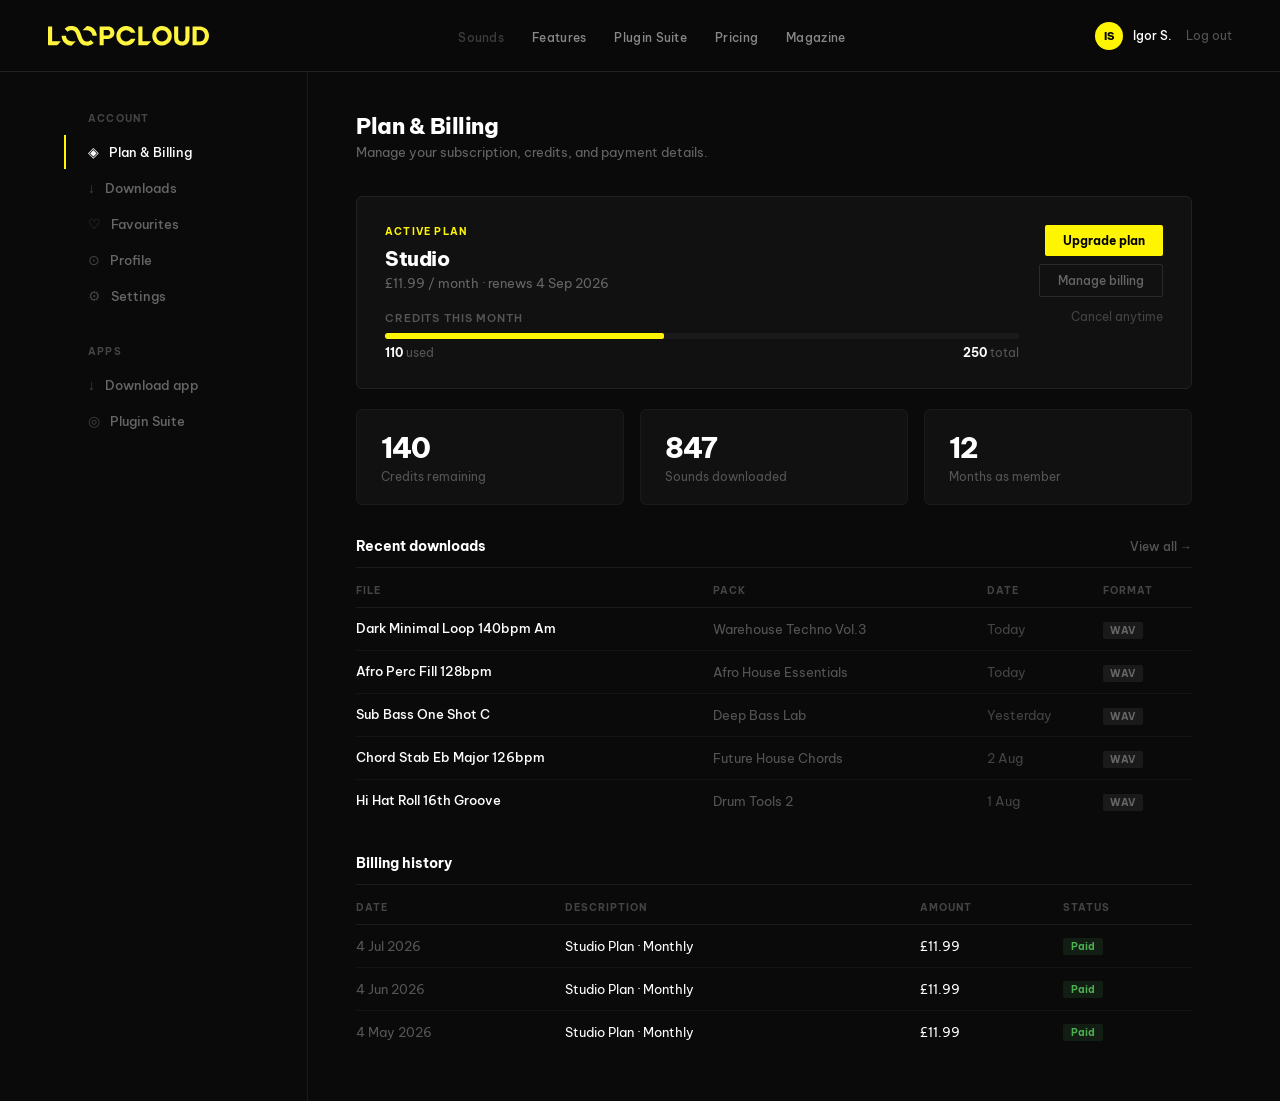
<file: lc8-account-wireframe.html>
<!DOCTYPE html><html lang="en"><head>
<meta charset="UTF-8"><meta name="viewport" content="width=device-width,initial-scale=1">
<title>My Account — Loopcloud</title>
<link rel="preconnect" href="https://fonts.googleapis.com">
<link href="https://fonts.googleapis.com/css2?family=Be+Vietnam+Pro:wght@300;400;500;700;800&display=swap" rel="stylesheet">
<link rel="stylesheet" href="styles.css">
<style>
*{box-sizing:border-box;margin:0;padding:0}
body{background:#0a0a0a;color:#fff;font-family:'Be Vietnam Pro',sans-serif;min-height:100vh}

/* Nav — logged-in state */
nav{position:sticky;top:0;z-index:100;background:rgba(10,10,10,.96);backdrop-filter:blur(12px);border-bottom:1px solid #222;padding:0 48px;height:72px;display:flex;align-items:center;justify-content:space-between}
.nav-logo{text-decoration:none;display:flex;align-items:center}
.nav-logo img{height:20px;width:auto;display:block}
.nav-links{display:flex;gap:28px;list-style:none}
.nav-links a{font-size:12px;font-weight:500;color:#888;text-decoration:none;letter-spacing:.3px;transition:color .15s}
.nav-links a:hover{color:#fff}
.nav-user{display:flex;align-items:center;gap:10px}
.nav-avatar{width:28px;height:28px;border-radius:50%;background:#fff500;display:flex;align-items:center;justify-content:center;font-size:11px;font-weight:800;color:#000;flex-shrink:0}
.nav-user-name{font-size:12px;font-weight:500;color:#fff}
.nav-logout{font-size:12px;color:#555;text-decoration:none;margin-left:4px}
.nav-logout:hover{color:#888}

/* Layout */
.page-wrap{display:grid;grid-template-columns:220px 1fr;min-height:calc(100vh - 72px);width:100%;max-width:1200px;margin:0 auto;padding:0 48px}

/* Sidebar */
.sidebar{border-right:1px solid #1a1a1a;padding:40px 0 40px}
.sidebar-section{margin-bottom:32px}
.sidebar-label{font-size:10px;font-weight:700;letter-spacing:.12em;text-transform:uppercase;color:#444;padding:0 24px 10px 0;display:block}
.sidebar-nav{list-style:none;display:flex;flex-direction:column;gap:2px}
.sidebar-nav a{font-size:13px;font-weight:500;color:#666;text-decoration:none;padding:8px 24px 8px 0;display:flex;align-items:center;gap:10px;border-radius:2px;transition:color .15s}
.sidebar-nav a:hover{color:#fff}
.sidebar-nav a.active{color:#fff}
.sidebar-nav a.active::before{content:'';width:2px;height:100%;background:#fff500;position:absolute;left:-24px}
.sidebar-nav a{position:relative}
.s-icon{font-size:14px;opacity:.6}
.sidebar-nav a.active .s-icon{opacity:1}

/* Main */
.main{padding:40px 0 40px 48px}
.page-title{font-size:22px;font-weight:800;letter-spacing:-.5px;margin-bottom:4px}
.page-sub{font-size:13px;color:#666;margin-bottom:36px}

/* Plan card */
.plan-card{background:#111;border:1px solid #222;border-radius:6px;padding:28px;margin-bottom:20px;display:grid;grid-template-columns:1fr auto;gap:20px;align-items:start}
.plan-badge{font-size:10px;font-weight:700;letter-spacing:.12em;text-transform:uppercase;color:#fff500;margin-bottom:8px}
.plan-name{font-size:20px;font-weight:800;letter-spacing:-.5px;margin-bottom:4px}
.plan-price{font-size:13px;color:#666;margin-bottom:20px}
.credits-label{font-size:11px;font-weight:600;color:#555;text-transform:uppercase;letter-spacing:.08em;margin-bottom:8px}
.credits-bar-wrap{background:#1a1a1a;border-radius:2px;height:6px;margin-bottom:6px;overflow:hidden}
.credits-bar{height:100%;background:#fff500;border-radius:2px;width:44%}
.credits-meta{display:flex;justify-content:space-between;font-size:12px;color:#555}
.credits-meta strong{color:#fff}
.plan-actions{display:flex;flex-direction:column;gap:8px;align-items:flex-end}
.btn-upgrade{background:#fff500;color:#000;font-family:'Be Vietnam Pro',sans-serif;font-size:12px;font-weight:700;padding:8px 18px;border:none;border-radius:2px;cursor:pointer;white-space:nowrap;text-decoration:none;display:inline-block}
.btn-manage{background:transparent;color:#666;font-family:'Be Vietnam Pro',sans-serif;font-size:12px;font-weight:500;padding:8px 18px;border:1px solid #2a2a2a;border-radius:2px;cursor:pointer;white-space:nowrap}
.btn-manage:hover{color:#fff;border-color:#444}

.renew-note{font-size:12px;color:#444;text-align:right;margin-top:4px}

/* Stats row */
.stats-row{display:grid;grid-template-columns:repeat(3,1fr);gap:16px;margin-bottom:32px}
.stat-card{background:#111;border:1px solid #1a1a1a;border-radius:6px;padding:20px 24px}
.stat-value{font-size:28px;font-weight:800;letter-spacing:-1px;margin-bottom:4px}
.stat-label{font-size:12px;color:#555;font-weight:400}

/* Section heading */
.section-heading{font-size:14px;font-weight:700;margin-bottom:16px;padding-bottom:12px;border-bottom:1px solid #1a1a1a;display:flex;justify-content:space-between;align-items:center}
.section-heading a{font-size:12px;font-weight:500;color:#555;text-decoration:none}
.section-heading a:hover{color:#fff500}

/* Downloads table */
.dl-table{width:100%;border-collapse:collapse;margin-bottom:32px}
.dl-table th{font-size:10px;font-weight:700;letter-spacing:.1em;text-transform:uppercase;color:#444;text-align:left;padding:0 0 10px;border-bottom:1px solid #1a1a1a}
.dl-table td{padding:12px 0;border-bottom:1px solid #141414;font-size:13px;vertical-align:middle}
.dl-table tr:last-child td{border-bottom:none}
.dl-filename{font-weight:500;color:#fff;margin-bottom:2px}
.dl-meta-row{font-size:11px;color:#444}
.dl-pack{color:#555;font-size:12px}
.dl-date{color:#444;font-size:12px;white-space:nowrap}
.dl-format{font-size:10px;font-weight:700;letter-spacing:.08em;background:#1a1a1a;color:#666;padding:2px 7px;border-radius:2px}

/* Billing table */
.bill-table{width:100%;border-collapse:collapse;margin-bottom:8px}
.bill-table th{font-size:10px;font-weight:700;letter-spacing:.1em;text-transform:uppercase;color:#444;text-align:left;padding:0 0 10px;border-bottom:1px solid #1a1a1a}
.bill-table td{padding:12px 0;border-bottom:1px solid #141414;font-size:13px}
.bill-table tr:last-child td{border-bottom:none}
.bill-status{display:inline-block;font-size:10px;font-weight:700;padding:2px 8px;border-radius:2px}
.bill-paid{background:rgba(76,175,80,.12);color:#4caf50}
</style>
</head><body>

<nav>
  <a href="lc8-landing-wireframe.html" class="nav-logo"><img src="lc8-logo.svg" alt="Loopcloud" style="height:20px;width:auto;display:block"></a>
  <ul class="nav-links">
    <li><a href="#" style="pointer-events:none;opacity:.4;cursor:default">Sounds</a></li>
    <li><a href="lc8-features-wireframe.html">Features</a></li>
    <li><a href="lc8-plugin-suite-wireframe.html">Plugin Suite</a></li>
    <li><a href="lc8-subscription-wireframe.html">Pricing</a></li>
    <li><a href="lc8-magazine-wireframe.html">Magazine</a></li>
  </ul>
  <div class="nav-user">
    <div class="nav-avatar">IS</div>
    <span class="nav-user-name">Igor S.</span>
    <a href="lc8-login-wireframe.html" class="nav-logout">Log out</a>
  </div>
</nav>

<div class="page-wrap">

  <!-- Sidebar -->
  <aside class="sidebar">
    <div class="sidebar-section">
      <span class="sidebar-label">Account</span>
      <ul class="sidebar-nav">
        <li><a href="#" class="active"><span class="s-icon">◈</span> Plan &amp; Billing</a></li>
        <li><a href="#"><span class="s-icon">↓</span> Downloads</a></li>
        <li><a href="#"><span class="s-icon">♡</span> Favourites</a></li>
        <li><a href="#"><span class="s-icon">⊙</span> Profile</a></li>
        <li><a href="#"><span class="s-icon">⚙</span> Settings</a></li>
      </ul>
    </div>
    <div class="sidebar-section">
      <span class="sidebar-label">Apps</span>
      <ul class="sidebar-nav">
        <li><a href="lc8-download-wireframe.html"><span class="s-icon">↓</span> Download app</a></li>
        <li><a href="lc8-plugin-suite-wireframe.html"><span class="s-icon">◎</span> Plugin Suite</a></li>
      </ul>
    </div>
  </aside>

  <!-- Main content -->
  <main class="main">
    <h1 class="page-title">Plan &amp; Billing</h1>
    <p class="page-sub">Manage your subscription, credits, and payment details.</p>

    <!-- Plan card -->
    <div class="plan-card">
      <div>
        <p class="plan-badge">Active plan</p>
        <p class="plan-name">Studio</p>
        <p class="plan-price">£11.99 / month · renews 4 Sep 2026</p>
        <p class="credits-label">Credits this month</p>
        <div class="credits-bar-wrap"><div class="credits-bar"></div></div>
        <div class="credits-meta"><span><strong>110</strong> used</span><span><strong>250</strong> total</span></div>
      </div>
      <div class="plan-actions">
        <a href="lc8-subscription-wireframe.html" class="btn-upgrade">Upgrade plan</a>
        <button class="btn-manage">Manage billing</button>
        <p class="renew-note">Cancel anytime</p>
      </div>
    </div>

    <!-- Stats -->
    <div class="stats-row">
      <div class="stat-card">
        <div class="stat-value">140</div>
        <div class="stat-label">Credits remaining</div>
      </div>
      <div class="stat-card">
        <div class="stat-value">847</div>
        <div class="stat-label">Sounds downloaded</div>
      </div>
      <div class="stat-card">
        <div class="stat-value">12</div>
        <div class="stat-label">Months as member</div>
      </div>
    </div>

    <!-- Recent downloads -->
    <div class="section-heading">
      Recent downloads
      <a href="#">View all →</a>
    </div>
    <table class="dl-table">
      <thead>
        <tr>
          <th>File</th>
          <th>Pack</th>
          <th>Date</th>
          <th>Format</th>
        </tr>
      </thead>
      <tbody>
        <tr>
          <td><div class="dl-filename">Dark Minimal Loop 140bpm Am</div></td>
          <td class="dl-pack">Warehouse Techno Vol.3</td>
          <td class="dl-date">Today</td>
          <td><span class="dl-format">WAV</span></td>
        </tr>
        <tr>
          <td><div class="dl-filename">Afro Perc Fill 128bpm</div></td>
          <td class="dl-pack">Afro House Essentials</td>
          <td class="dl-date">Today</td>
          <td><span class="dl-format">WAV</span></td>
        </tr>
        <tr>
          <td><div class="dl-filename">Sub Bass One Shot C</div></td>
          <td class="dl-pack">Deep Bass Lab</td>
          <td class="dl-date">Yesterday</td>
          <td><span class="dl-format">WAV</span></td>
        </tr>
        <tr>
          <td><div class="dl-filename">Chord Stab Eb Major 126bpm</div></td>
          <td class="dl-pack">Future House Chords</td>
          <td class="dl-date">2 Aug</td>
          <td><span class="dl-format">WAV</span></td>
        </tr>
        <tr>
          <td><div class="dl-filename">Hi Hat Roll 16th Groove</div></td>
          <td class="dl-pack">Drum Tools 2</td>
          <td class="dl-date">1 Aug</td>
          <td><span class="dl-format">WAV</span></td>
        </tr>
      </tbody>
    </table>

    <!-- Billing history -->
    <div class="section-heading">Billing history</div>
    <table class="bill-table">
      <thead>
        <tr>
          <th>Date</th>
          <th>Description</th>
          <th>Amount</th>
          <th>Status</th>
        </tr>
      </thead>
      <tbody>
        <tr>
          <td style="color:#555">4 Jul 2026</td>
          <td>Studio Plan · Monthly</td>
          <td>£11.99</td>
          <td><span class="bill-status bill-paid">Paid</span></td>
        </tr>
        <tr>
          <td style="color:#555">4 Jun 2026</td>
          <td>Studio Plan · Monthly</td>
          <td>£11.99</td>
          <td><span class="bill-status bill-paid">Paid</span></td>
        </tr>
        <tr>
          <td style="color:#555">4 May 2026</td>
          <td>Studio Plan · Monthly</td>
          <td>£11.99</td>
          <td><span class="bill-status bill-paid">Paid</span></td>
        </tr>
      </tbody>
    </table>

  </main>
</div>

</body></html>
</file>
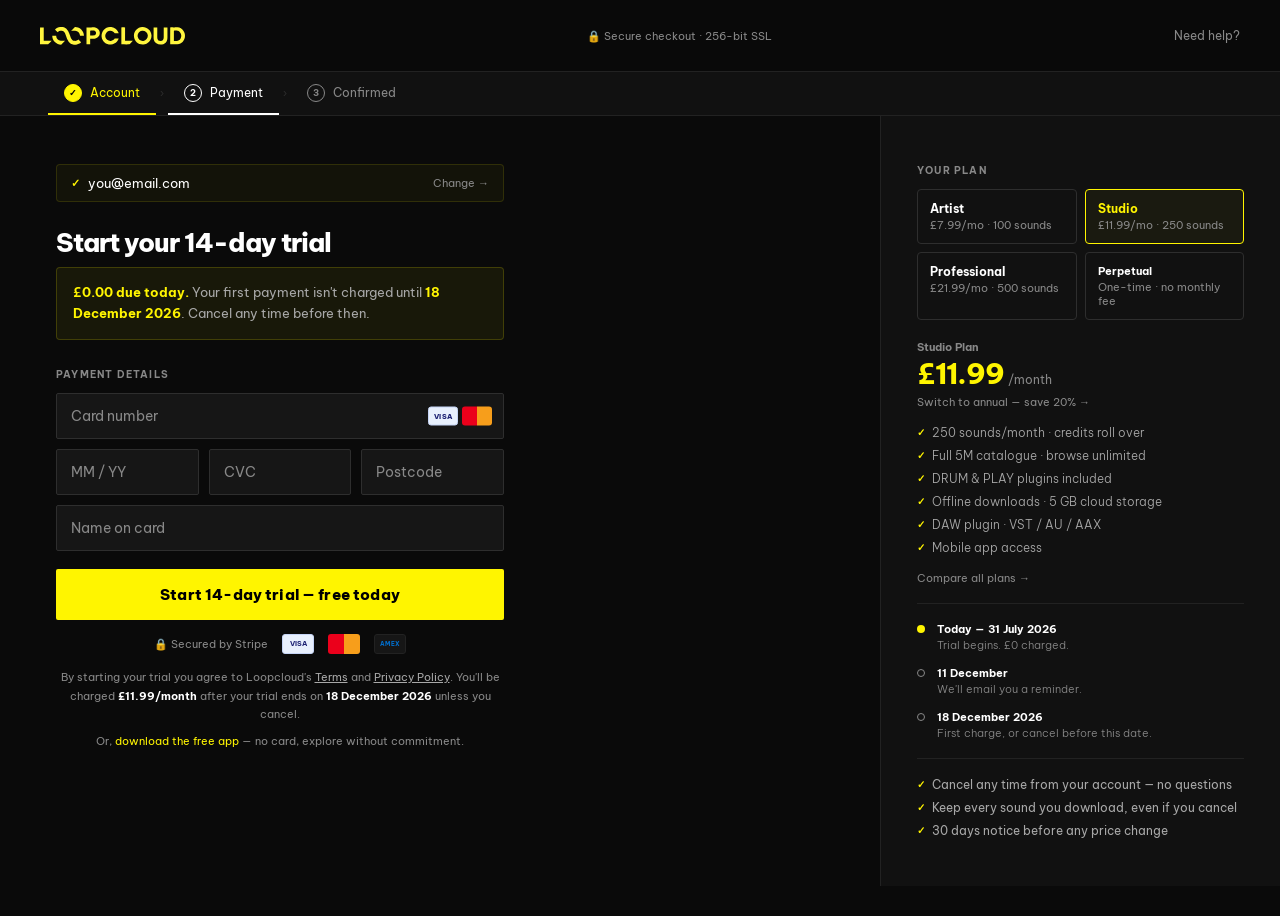
<file: lc8-checkout.html>
<!DOCTYPE html><html lang="en"><head>
<meta charset="UTF-8"><meta name="viewport" content="width=device-width,initial-scale=1">
<title>Start Your Trial — Loopcloud</title>
<link rel="preconnect" href="https://fonts.googleapis.com">
<link href="https://fonts.googleapis.com/css2?family=Be+Vietnam+Pro:wght@300;400;500;700;800&display=swap" rel="stylesheet">
<link rel="stylesheet" href="styles.css">
<style>
.checkout-nav{position:sticky;top:0;z-index:100;background:rgba(10,10,10,.97);backdrop-filter:blur(12px);border-bottom:1px solid var(--border);padding:0 40px;height:72px;display:flex;align-items:center;justify-content:space-between}
.secure-badge{display:flex;align-items:center;gap:5px;font-size:11px;color:var(--muted)}
.checkout-wrap{display:grid;grid-template-columns:1fr 400px;min-height:calc(100vh - 100px)}
@media(max-width:840px){.checkout-wrap{grid-template-columns:1fr}.checkout-aside{display:none}}
.checkout-main{padding:48px 56px;max-width:560px}
.checkout-aside{background:var(--surface);border-left:1px solid var(--border);padding:48px 36px;position:sticky;top:100px;align-self:start;max-height:calc(100vh - 120px);overflow-y:auto}

.account-bar{display:flex;align-items:center;justify-content:space-between;background:rgba(255,245,0,.04);border:1px solid rgba(255,245,0,.12);border-radius:4px;padding:10px 14px;margin-bottom:24px}
.account-bar-email{font-size:13px;color:var(--white);display:flex;align-items:center;gap:8px}
.account-bar-email::before{content:'✓';color:var(--brand);font-weight:700;font-size:11px}
.account-bar-change{font-size:11px;color:var(--muted);text-decoration:none;transition:color .15s}
.account-bar-change:hover{color:var(--white)}

.trial-notice{background:rgba(255,245,0,.06);border:1px solid rgba(255,245,0,.18);border-radius:4px;padding:14px 16px;font-size:13px;color:var(--concrete);line-height:1.65;margin-bottom:28px}
.trial-notice strong{color:var(--brand)}
.section-title{font-size:10px;font-weight:700;letter-spacing:.12em;text-transform:uppercase;color:var(--muted);margin-bottom:12px;display:block}
.card-wrap{position:relative;margin-bottom:10px}
.card-wrap input{padding-right:76px}
.card-brands{position:absolute;right:12px;top:50%;transform:translateY(-50%);display:flex;gap:4px}
.card-brand{width:30px;height:19px;border-radius:3px;border:1px solid var(--border-lt);background:var(--surface2);display:flex;align-items:center;justify-content:center;font-size:7px;font-weight:800;letter-spacing:.5px}
.card-row{display:grid;grid-template-columns:1fr 1fr 1fr;gap:10px;margin-bottom:10px}
.checkout-btn{width:100%;background:var(--brand);color:var(--black);font-family:var(--font);font-size:15px;font-weight:800;padding:16px;border:none;border-radius:2px;cursor:pointer;margin-top:8px;letter-spacing:.01em;transition:opacity .15s}
.checkout-btn:hover{opacity:.9}
.security-row{display:flex;align-items:center;justify-content:center;gap:14px;margin-top:14px;font-size:11px;color:var(--muted);flex-wrap:wrap}
.card-logo{width:32px;height:20px;border-radius:3px;border:1px solid var(--border);background:var(--surface2);display:flex;align-items:center;justify-content:center;font-size:7px;font-weight:700;color:#bbb}
.fine-print{font-size:11px;color:var(--muted);line-height:1.7;margin-top:14px;text-align:center}
.fine-print a{color:var(--concrete);text-decoration:underline}
.free-alt{font-size:11px;color:var(--muted);text-align:center;margin-top:10px}
.free-alt a{color:var(--brand);text-decoration:none}

.plan-selector{display:grid;grid-template-columns:1fr 1fr;gap:8px;margin-bottom:20px}
.plan-opt{padding:11px 12px;border:1px solid var(--border-lt);border-radius:4px;cursor:pointer;transition:border-color .15s}
.plan-opt.selected{border-color:var(--brand);background:rgba(255,245,0,.04)}
.plan-opt-name{font-size:12px;font-weight:700;color:var(--white);margin-bottom:2px}
.plan-opt.selected .plan-opt-name{color:var(--brand)}
.plan-opt-detail{font-size:11px;color:var(--muted)}
.plan-price-row{display:flex;align-items:baseline;gap:4px;margin-bottom:4px}
.plan-price-amount{font-size:28px;font-weight:800;letter-spacing:-1px;color:var(--brand)}
.plan-price-unit{font-size:12px;color:var(--muted)}
.annual-toggle{font-size:11px;color:var(--muted);text-decoration:none;display:block;margin-bottom:16px}
.annual-toggle:hover{color:var(--white)}
.feat-list{list-style:none;display:flex;flex-direction:column;gap:8px;margin:16px 0}
.feat-list li{font-size:12px;font-weight:300;color:var(--concrete);display:flex;align-items:flex-start;gap:7px}
.feat-list li::before{content:'✓';color:var(--brand);font-weight:700;font-size:10px;flex-shrink:0;margin-top:1px}

.timeline{border-top:1px solid var(--border);margin-top:18px;padding-top:18px;display:flex;flex-direction:column;gap:14px}
.tl-row{display:flex;gap:12px;position:relative}
.tl-dot{width:8px;height:8px;border-radius:50%;background:var(--brand);flex-shrink:0;margin-top:3px}
.tl-dot.empty{background:transparent;border:1.5px solid var(--muted)}
.tl-date{font-size:11px;font-weight:700;color:var(--white);margin-bottom:2px}
.tl-desc{font-size:11px;font-weight:300;color:var(--muted)}
.guarantees{border-top:1px solid var(--border);margin-top:18px;padding-top:18px;display:flex;flex-direction:column;gap:8px}
.guarantee{font-size:12px;color:var(--concrete);display:flex;align-items:flex-start;gap:7px}
.guarantee::before{content:'✓';color:var(--brand);font-weight:700;font-size:10px;flex-shrink:0;margin-top:1px}
.change-plan{display:block;margin-top:14px;font-size:11px;color:var(--muted);text-decoration:none}
.change-plan:hover{color:var(--white)}
</style>
<script>
function trialEnd(){
  var d=new Date();d.setDate(d.getDate()+14);
  return d.toLocaleDateString('en-GB',{day:'numeric',month:'long',year:'numeric'});
}
function reminder(){
  var d=new Date();d.setDate(d.getDate()+7);
  return d.toLocaleDateString('en-GB',{day:'numeric',month:'long'});
}
function formatCard(e){
  var v=e.target.value.replace(/\D/g,'').substring(0,16);
  var parts=[];for(var i=0;i<v.length;i+=4)parts.push(v.substring(i,i+4));
  e.target.value=parts.join(' ');
}
function formatExpiry(e){
  var v=e.target.value.replace(/\D/g,'').substring(0,4);
  if(v.length>2)v=v.substring(0,2)+' / '+v.substring(2);
  e.target.value=v;
}
function selectPlan(el,name,price,detail){
  document.querySelectorAll('.plan-opt').forEach(function(p){p.classList.remove('selected');});
  el.classList.add('selected');
  document.getElementById('sel-plan').textContent=name+' Plan';
  document.getElementById('sel-price').textContent=price;
  document.getElementById('btn-price').textContent=price+'/mo';
  document.getElementById('fine-price').textContent=price+'/month';
}
window.addEventListener('DOMContentLoaded',function(){
  var te=trialEnd();
  document.querySelectorAll('[data-trial]').forEach(function(el){el.textContent=te;});
  document.getElementById('tl-remind').textContent=reminder();
});
</script>
</head><body>

<nav class="checkout-nav">
  <a href="lc8-landing-wireframe.html" class="nav-logo"><img src="lc8-logo.svg" alt="Loopcloud" style="height:18px;width:auto;display:block"></a>
  <div class="secure-badge">🔒 Secure checkout · 256-bit SSL</div>
  <a href="#" style="font-size:12px;color:var(--muted);text-decoration:none">Need help?</a>
</nav>

<div class="step-bar">
  <div class="step-item done"><div class="step-num">✓</div> Account</div>
  <span class="step-arrow" style="padding:0 4px">›</span>
  <div class="step-item active"><div class="step-num">2</div> Payment</div>
  <span class="step-arrow" style="padding:0 4px">›</span>
  <div class="step-item"><div class="step-num">3</div> Confirmed</div>
</div>

<div class="checkout-wrap">

  <!-- PAYMENT FORM -->
  <div class="checkout-main">
    <div class="account-bar">
      <span class="account-bar-email">you@email.com</span>
      <a href="lc8-trial-signup-wireframe.html" class="account-bar-change">Change →</a>
    </div>

    <h1 style="font-size:26px;font-weight:800;letter-spacing:-1px;margin-bottom:8px">Start your 14-day trial</h1>
    <div class="trial-notice">
      <strong>£0.00 due today.</strong> Your first payment isn't charged until <strong><span data-trial></span></strong>. Cancel any time before then.
    </div>

    <span class="section-title">Payment details</span>
    <div class="card-wrap">
      <input class="form-input" type="text" id="card-num" placeholder="Card number" oninput="formatCard(event)" inputmode="numeric" autocomplete="cc-number" maxlength="19">
      <div class="card-brands">
        <div class="card-brand" style="color:#1a1f71;background:#e8f0fd;border-color:#c5d4f5">VISA</div>
        <div class="card-brand" style="background:linear-gradient(90deg,#eb001b 50%,#f79e1b 50%);color:transparent;border:none"></div>
      </div>
    </div>
    <div class="card-row">
      <input class="form-input" type="text" placeholder="MM / YY" oninput="formatExpiry(event)" inputmode="numeric" autocomplete="cc-exp" maxlength="7">
      <input class="form-input" type="text" placeholder="CVC" inputmode="numeric" autocomplete="cc-csc" maxlength="4">
      <input class="form-input" type="text" placeholder="Postcode" autocomplete="postal-code">
    </div>
    <div style="margin-bottom:10px"><input class="form-input" type="text" placeholder="Name on card" autocomplete="cc-name"></div>

    <button class="checkout-btn" onclick="window.location='lc8-success.html'">
      Start 14-day trial — free today
    </button>

    <div class="security-row">
      <span>🔒 Secured by Stripe</span>
      <div class="card-logo" style="color:#1a1f71;background:#e8f0fd;border-color:#c5d4f5">VISA</div>
      <div class="card-logo" style="background:linear-gradient(90deg,#eb001b 50%,#f79e1b 50%);border:none"></div>
      <div class="card-logo" style="color:#006fcf;font-size:6px;letter-spacing:.5px">AMEX</div>
    </div>

    <p class="fine-print">
      By starting your trial you agree to Loopcloud's <a href="#">Terms</a> and <a href="#">Privacy Policy</a>.
      You'll be charged <strong id="fine-price" style="color:var(--white)">£11.99/month</strong> after your trial ends on <strong style="color:var(--white)" data-trial></strong> unless you cancel.
    </p>
    <p class="free-alt">Or, <a href="lc8-download-wireframe.html">download the free app</a> — no card, explore without commitment.</p>
  </div>

  <!-- ORDER SUMMARY -->
  <div class="checkout-aside">
    <span class="section-title">Your plan</span>
    <div class="plan-selector">
      <div class="plan-opt" onclick="selectPlan(this,'Artist','£7.99','100 sounds/mo')">
        <div class="plan-opt-name">Artist</div>
        <div class="plan-opt-detail">£7.99/mo · 100 sounds</div>
      </div>
      <div class="plan-opt selected" onclick="selectPlan(this,'Studio','£11.99','250 sounds/mo')">
        <div class="plan-opt-name">Studio</div>
        <div class="plan-opt-detail">£11.99/mo · 250 sounds</div>
      </div>
      <div class="plan-opt" onclick="selectPlan(this,'Professional','£21.99','500 sounds/mo')">
        <div class="plan-opt-name">Professional</div>
        <div class="plan-opt-detail">£21.99/mo · 500 sounds</div>
      </div>
      <div class="plan-opt" onclick="selectPlan(this,'Perpetual','TBD','Own forever')">
        <div class="plan-opt-name" style="font-size:11px">Perpetual</div>
        <div class="plan-opt-detail">One-time · no monthly fee</div>
      </div>
    </div>

    <div>
      <div style="font-size:11px;font-weight:700;color:var(--muted);margin-bottom:2px" id="sel-plan">Studio Plan</div>
      <div class="plan-price-row">
        <span class="plan-price-amount" id="sel-price">£11.99</span>
        <span class="plan-price-unit">/month</span>
      </div>
      <a href="#" class="annual-toggle">Switch to annual — save 20% →</a>
    </div>

    <ul class="feat-list">
      <li>250 sounds/month · credits roll over</li>
      <li>Full 5M catalogue · browse unlimited</li>
      <li>DRUM &amp; PLAY plugins included</li>
      <li>Offline downloads · 5 GB cloud storage</li>
      <li>DAW plugin · VST / AU / AAX</li>
      <li>Mobile app access</li>
    </ul>
    <a href="lc8-subscription-wireframe.html" class="change-plan">Compare all plans →</a>

    <div class="timeline">
      <div class="tl-row">
        <div class="tl-dot"></div>
        <div><div class="tl-date">Today — 31 July 2026</div><div class="tl-desc">Trial begins. £0 charged.</div></div>
      </div>
      <div class="tl-row">
        <div class="tl-dot empty"></div>
        <div><div class="tl-date" id="tl-remind"></div><div class="tl-desc">We'll email you a reminder.</div></div>
      </div>
      <div class="tl-row">
        <div class="tl-dot empty"></div>
        <div><div class="tl-date" data-trial></div><div class="tl-desc">First charge, or cancel before this date.</div></div>
      </div>
    </div>

    <div class="guarantees">
      <div class="guarantee">Cancel any time from your account — no questions</div>
      <div class="guarantee">Keep every sound you download, even if you cancel</div>
      <div class="guarantee">30 days notice before any price change</div>
    </div>
  </div>

</div>
</body></html>
</file>
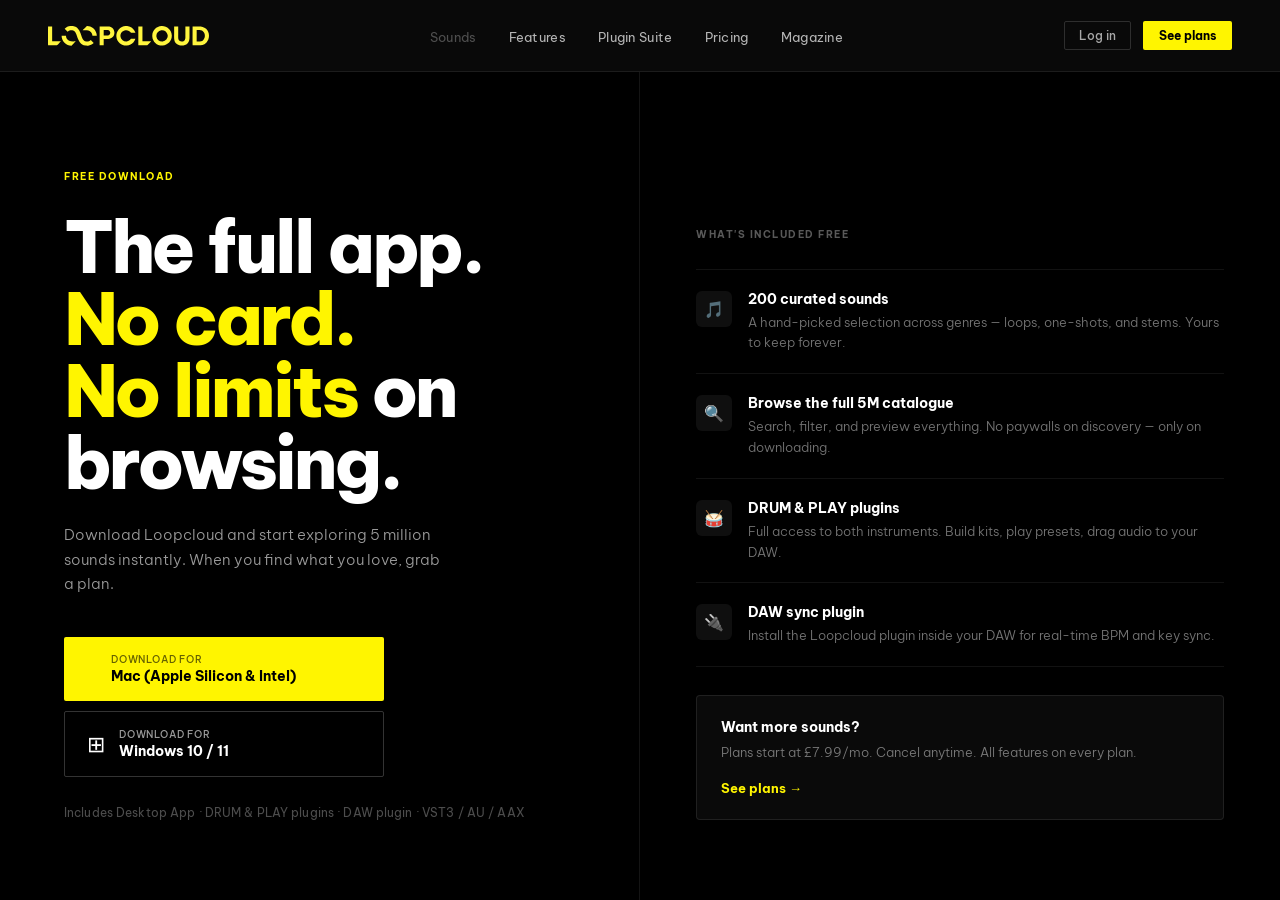
<file: lc8-download-wireframe.html>
<!DOCTYPE html><html lang="en"><head>
<meta charset="UTF-8"><meta name="viewport" content="width=device-width,initial-scale=1">
<title>Download Loopcloud 8</title>
<link rel="preconnect" href="https://fonts.googleapis.com">
<link href="https://fonts.googleapis.com/css2?family=Be+Vietnam+Pro:wght@300;400;500;700;800&display=swap" rel="stylesheet">
<link rel="stylesheet" href="styles.css">
<style>
*{box-sizing:border-box;margin:0;padding:0}
body{background:#000;color:#fff;font-family:'Be Vietnam Pro',sans-serif;min-height:100vh}

/* Nav */
nav{display:flex;align-items:center;justify-content:space-between;padding:0 48px;height:72px;border-bottom:1px solid rgba(255,255,255,.08)}
.nav-logo img{height:20px;width:auto;display:block}
.nav-links{display:flex;gap:32px;list-style:none}
.nav-links a{font-size:13px;font-weight:400;color:rgba(255,255,255,.7);text-decoration:none}
.nav-links a:hover{color:#fff}
.nav-actions{display:flex;align-items:center;gap:12px}
.nav-cta{background:#fff500;color:#000;font-size:12px;font-weight:700;padding:7px 16px;border-radius:2px;cursor:pointer;border:none;font-family:'Be Vietnam Pro',sans-serif;text-decoration:none;display:inline-block}

/* Two-column layout */
.dl-wrap{display:grid;grid-template-columns:1fr 1fr;min-height:calc(100vh - 72px)}

/* Left hero */
.dl-left{padding:80px 64px 80px 64px;display:flex;flex-direction:column;justify-content:flex-end;border-right:1px solid rgba(255,255,255,.08)}
.dl-label{font-size:10px;font-weight:700;letter-spacing:.15em;text-transform:uppercase;color:#fff500;margin-bottom:28px}
.dl-h1{font-size:72px;font-weight:800;letter-spacing:-3px;line-height:1.0;margin-bottom:24px}
.dl-h1 em{color:#fff500;font-style:normal}
.dl-sub{font-size:15px;font-weight:300;color:rgba(255,255,255,.6);max-width:380px;line-height:1.65;margin-bottom:40px}
.dl-buttons{display:flex;flex-direction:column;gap:10px;max-width:320px;margin-bottom:28px}
.dl-btn{display:flex;align-items:center;gap:14px;padding:16px 22px;border-radius:2px;cursor:pointer;border:none;font-family:'Be Vietnam Pro',sans-serif;text-decoration:none;transition:opacity .15s}
.dl-btn:hover{opacity:.88}
.dl-btn-mac{background:#fff500;color:#000}
.dl-btn-win{background:transparent;color:#fff;border:1px solid rgba(255,255,255,.2)}
.dl-btn-icon{font-size:22px;line-height:1;flex-shrink:0}
.dl-btn-text{display:flex;flex-direction:column;text-align:left}
.dl-btn-sub{font-size:10px;font-weight:500;opacity:.6;letter-spacing:.08em;text-transform:uppercase;margin-bottom:1px}
.dl-btn-label{font-size:14px;font-weight:700}
.dl-footnote{font-size:12px;color:rgba(255,255,255,.3);letter-spacing:.01em}

/* Right panel */
.dl-right{padding:80px 56px 80px 56px;display:flex;flex-direction:column;justify-content:flex-end}
.dl-included-label{font-size:10px;font-weight:700;letter-spacing:.15em;text-transform:uppercase;color:rgba(255,255,255,.35);margin-bottom:28px}
.dl-features{display:flex;flex-direction:column;gap:0;margin-bottom:24px}
.dl-feature{display:flex;align-items:flex-start;gap:16px;padding:20px 0;border-bottom:1px solid rgba(255,255,255,.07)}
.dl-feature:first-child{border-top:1px solid rgba(255,255,255,.07)}
.dl-feature-icon{width:36px;height:36px;border-radius:6px;background:rgba(255,255,255,.06);display:flex;align-items:center;justify-content:center;font-size:16px;flex-shrink:0;margin-top:1px}
.dl-feature-body{}
.dl-feature-title{font-size:14px;font-weight:700;color:#fff;margin-bottom:4px}
.dl-feature-desc{font-size:13px;font-weight:300;color:rgba(255,255,255,.45);line-height:1.6}

.dl-upsell{background:rgba(255,255,255,.04);border:1px solid rgba(255,255,255,.09);border-radius:4px;padding:22px 24px;margin-top:4px}
.dl-upsell-title{font-size:14px;font-weight:700;color:#fff;margin-bottom:6px}
.dl-upsell-desc{font-size:13px;font-weight:300;color:rgba(255,255,255,.45);margin-bottom:14px;line-height:1.6}
.dl-upsell-link{font-size:13px;font-weight:700;color:#fff500;text-decoration:none}
.dl-upsell-link:hover{opacity:.8}
</style>
</head><body>

<nav>
  <a href="lc8-landing-wireframe.html" class="nav-logo"><img src="lc8-logo.svg" alt="Loopcloud" style="height:20px;width:auto;display:block"></a>
  <ul class="nav-links">
    <li><a href="#" style="pointer-events:none;opacity:.4;cursor:default">Sounds</a></li>
    <li><a href="lc8-features-wireframe.html">Features</a></li>
    <li><a href="lc8-plugin-suite-wireframe.html">Plugin Suite</a></li>
    <li><a href="lc8-subscription-wireframe.html">Pricing</a></li>
    <li><a href="lc8-magazine-wireframe.html">Magazine</a></li>
  </ul>
  <div class="nav-actions">
    <a href="lc8-login-wireframe.html" style="text-decoration:none"><button class="nav-login">Log in</button></a>
    <a href="lc8-subscription-wireframe.html" class="nav-cta">See plans</a>
  </div>
</nav>

<div class="dl-wrap">

  <!-- Left: Hero -->
  <div class="dl-left">
    <p class="dl-label">Free Download</p>
    <h1 class="dl-h1">The full app.<br><em>No card.<br>No limits</em> on<br>browsing.</h1>
    <p class="dl-sub">Download Loopcloud and start exploring 5 million sounds instantly. When you find what you love, grab a plan.</p>
    <div class="dl-buttons">
      <a class="dl-btn dl-btn-mac" href="#">
        <span class="dl-btn-icon">&#63743;</span>
        <span class="dl-btn-text">
          <span class="dl-btn-sub">Download for</span>
          <span class="dl-btn-label">Mac (Apple Silicon &amp; Intel)</span>
        </span>
      </a>
      <a class="dl-btn dl-btn-win" href="#">
        <span class="dl-btn-icon">⊞</span>
        <span class="dl-btn-text">
          <span class="dl-btn-sub">Download for</span>
          <span class="dl-btn-label">Windows 10 / 11</span>
        </span>
      </a>
    </div>
    <p class="dl-footnote">Includes Desktop App · DRUM &amp; PLAY plugins · DAW plugin · VST3 / AU / AAX</p>
  </div>

  <!-- Right: What's included -->
  <div class="dl-right">
    <p class="dl-included-label">What's included free</p>
    <div class="dl-features">
      <div class="dl-feature">
        <div class="dl-feature-icon">🎵</div>
        <div class="dl-feature-body">
          <p class="dl-feature-title">200 curated sounds</p>
          <p class="dl-feature-desc">A hand-picked selection across genres — loops, one-shots, and stems. Yours to keep forever.</p>
        </div>
      </div>
      <div class="dl-feature">
        <div class="dl-feature-icon">🔍</div>
        <div class="dl-feature-body">
          <p class="dl-feature-title">Browse the full 5M catalogue</p>
          <p class="dl-feature-desc">Search, filter, and preview everything. No paywalls on discovery — only on downloading.</p>
        </div>
      </div>
      <div class="dl-feature">
        <div class="dl-feature-icon">🥁</div>
        <div class="dl-feature-body">
          <p class="dl-feature-title">DRUM &amp; PLAY plugins</p>
          <p class="dl-feature-desc">Full access to both instruments. Build kits, play presets, drag audio to your DAW.</p>
        </div>
      </div>
      <div class="dl-feature">
        <div class="dl-feature-icon">🔌</div>
        <div class="dl-feature-body">
          <p class="dl-feature-title">DAW sync plugin</p>
          <p class="dl-feature-desc">Install the Loopcloud plugin inside your DAW for real-time BPM and key sync.</p>
        </div>
      </div>
    </div>
    <div class="dl-upsell">
      <p class="dl-upsell-title">Want more sounds?</p>
      <p class="dl-upsell-desc">Plans start at £7.99/mo. Cancel anytime. All features on every plan.</p>
      <a href="lc8-subscription-wireframe.html" class="dl-upsell-link">See plans →</a>
    </div>
  </div>

</div>

</body></html>
</file>
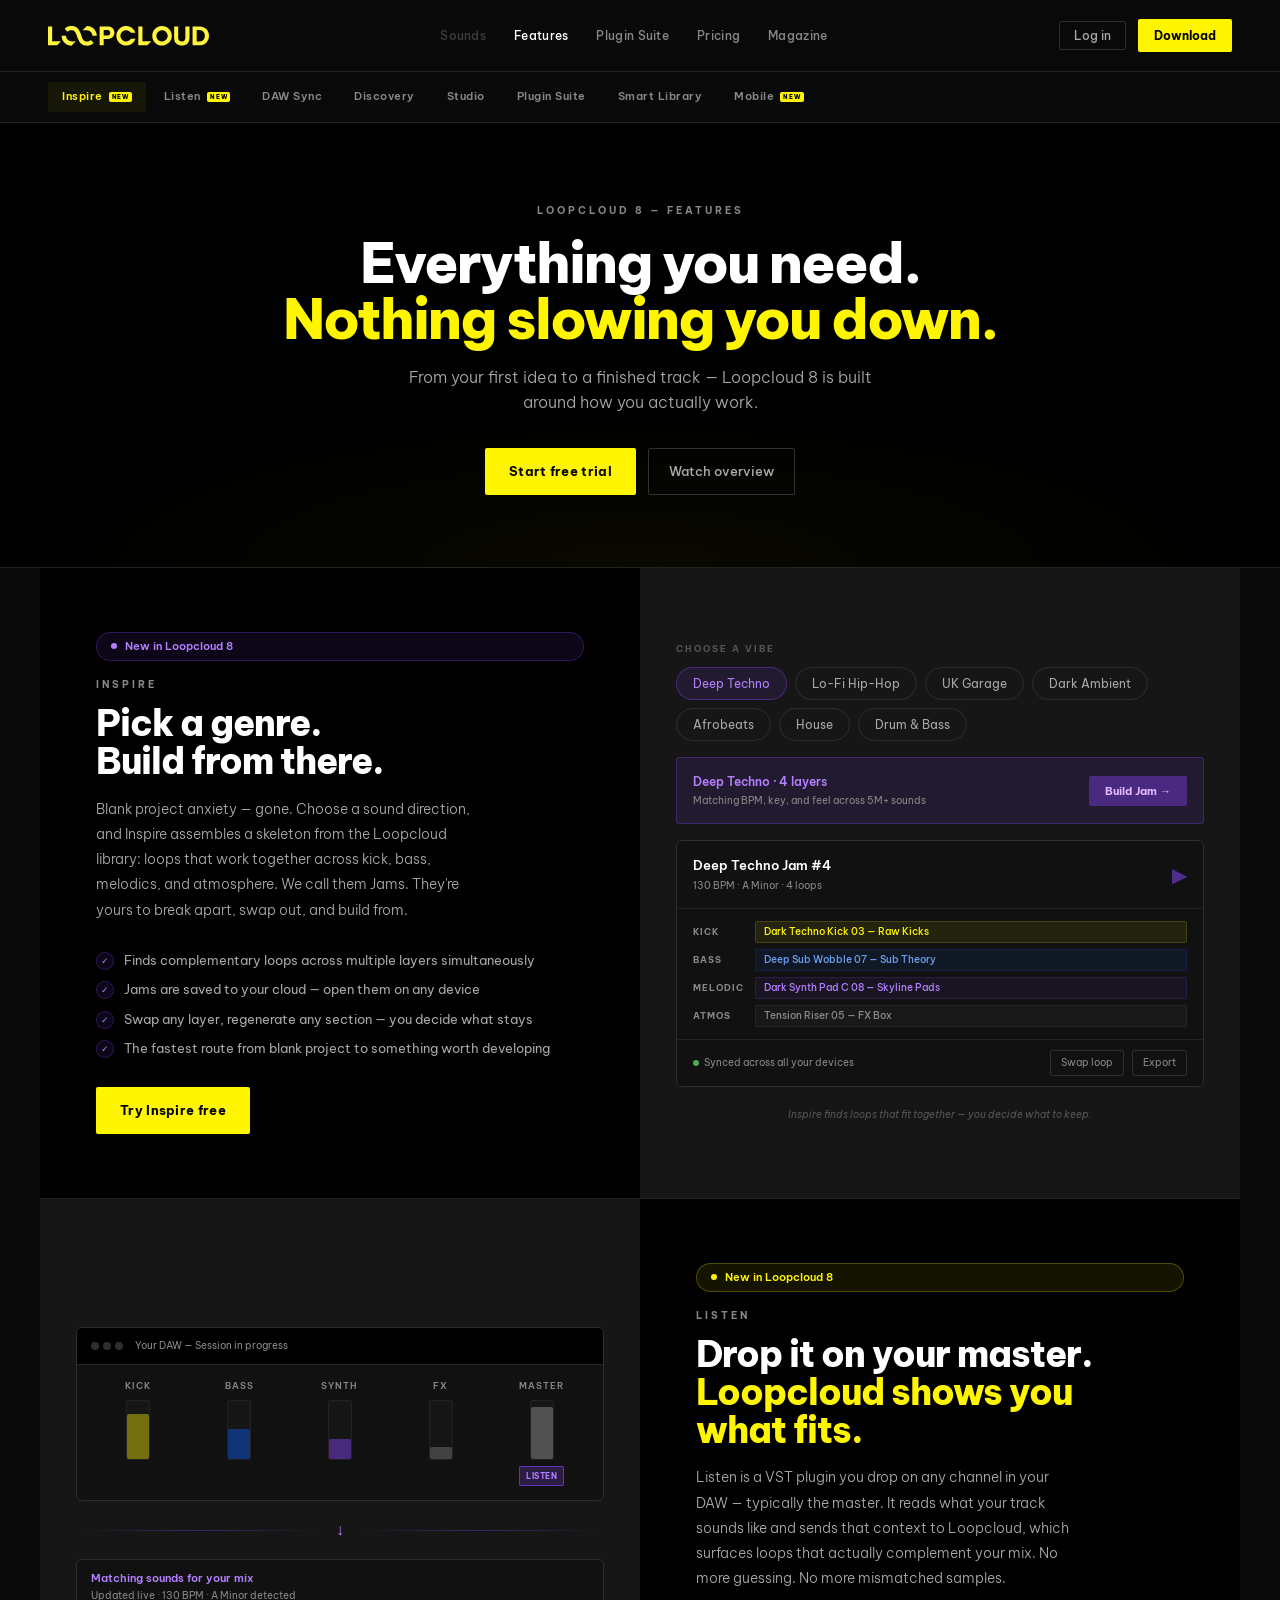
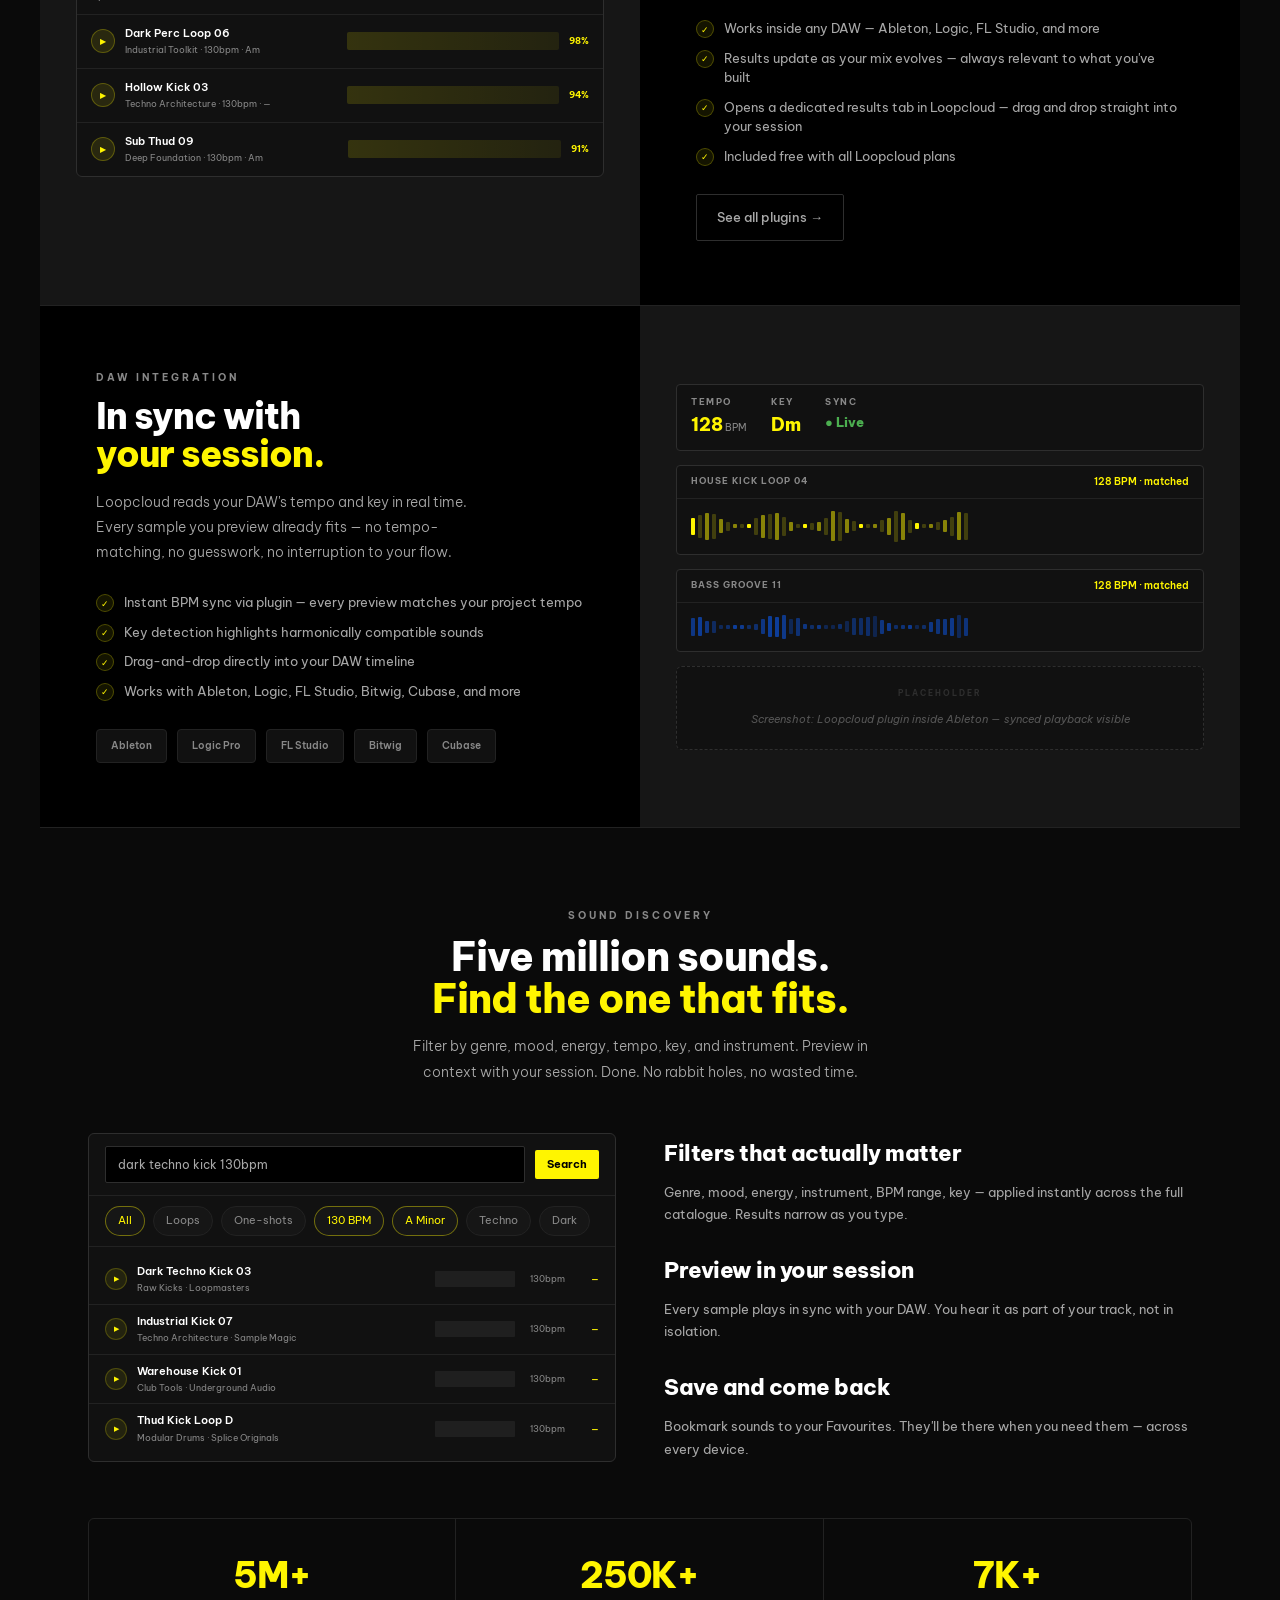
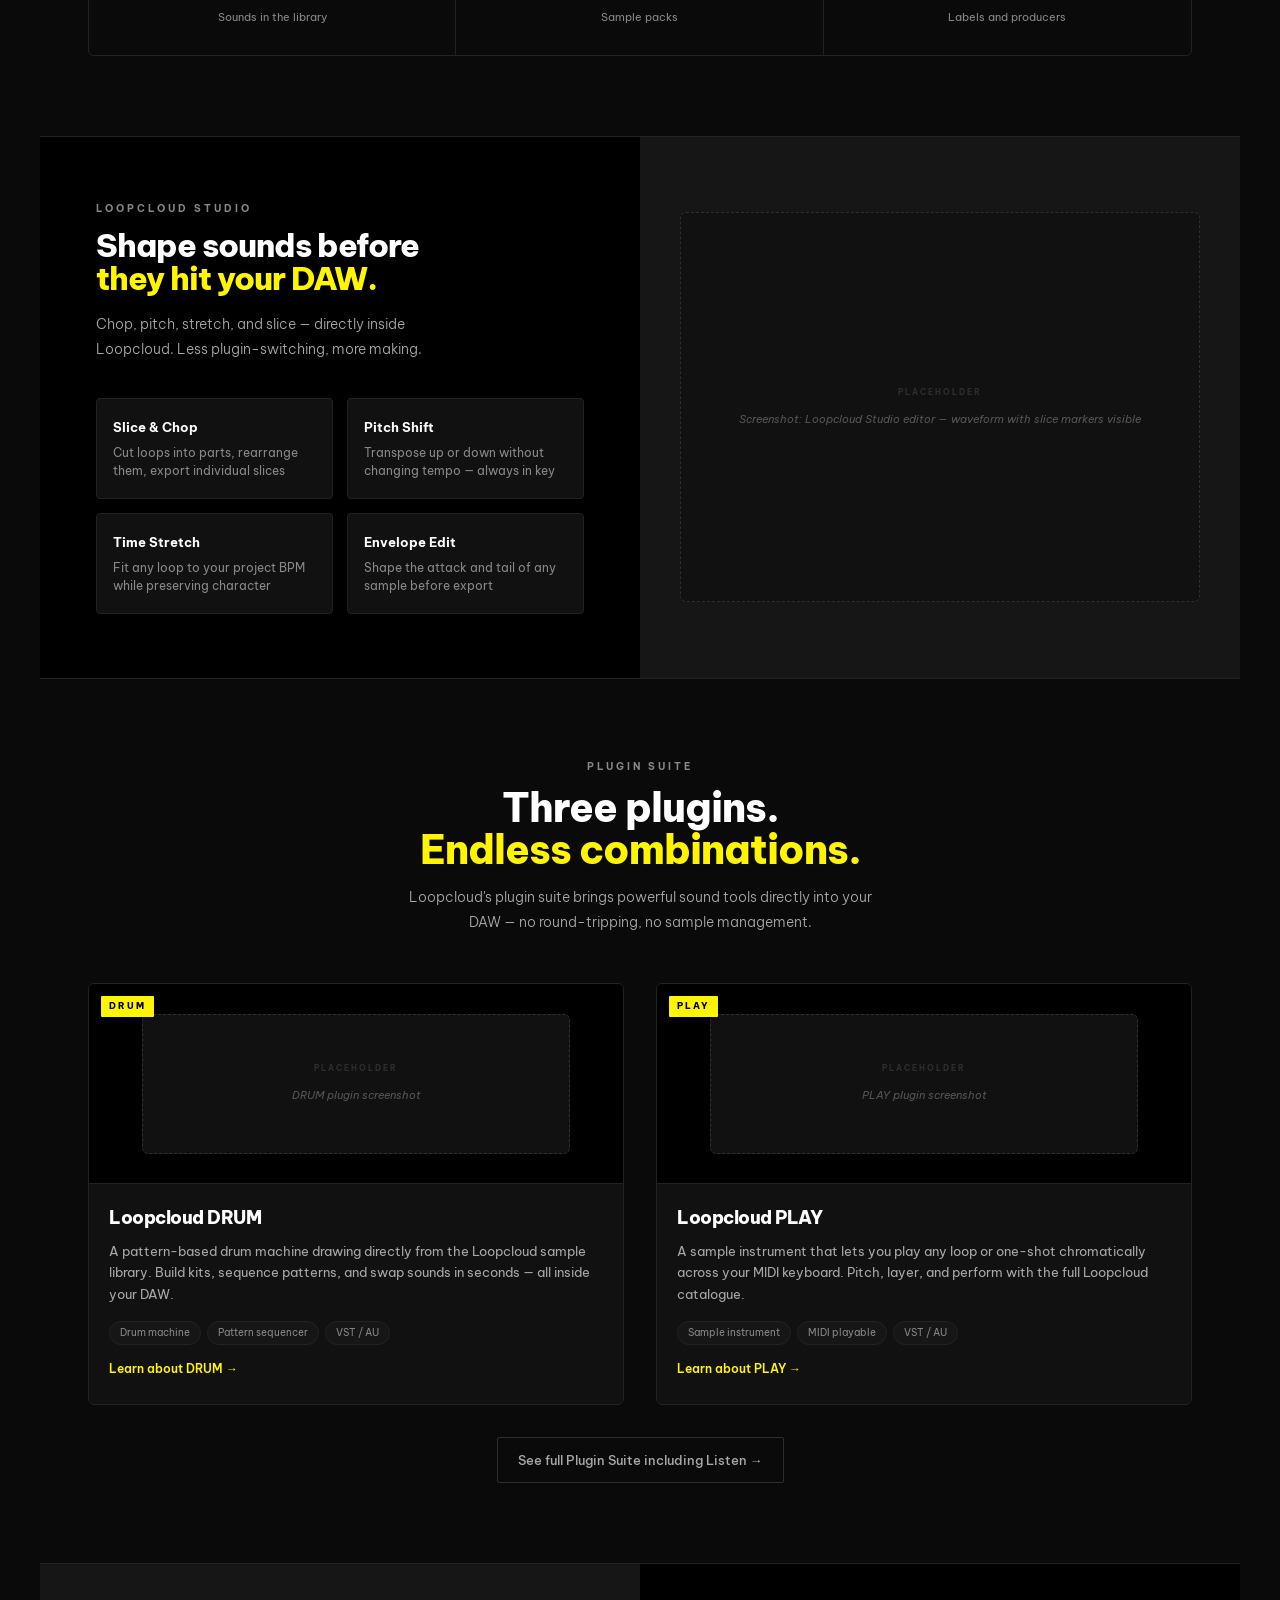
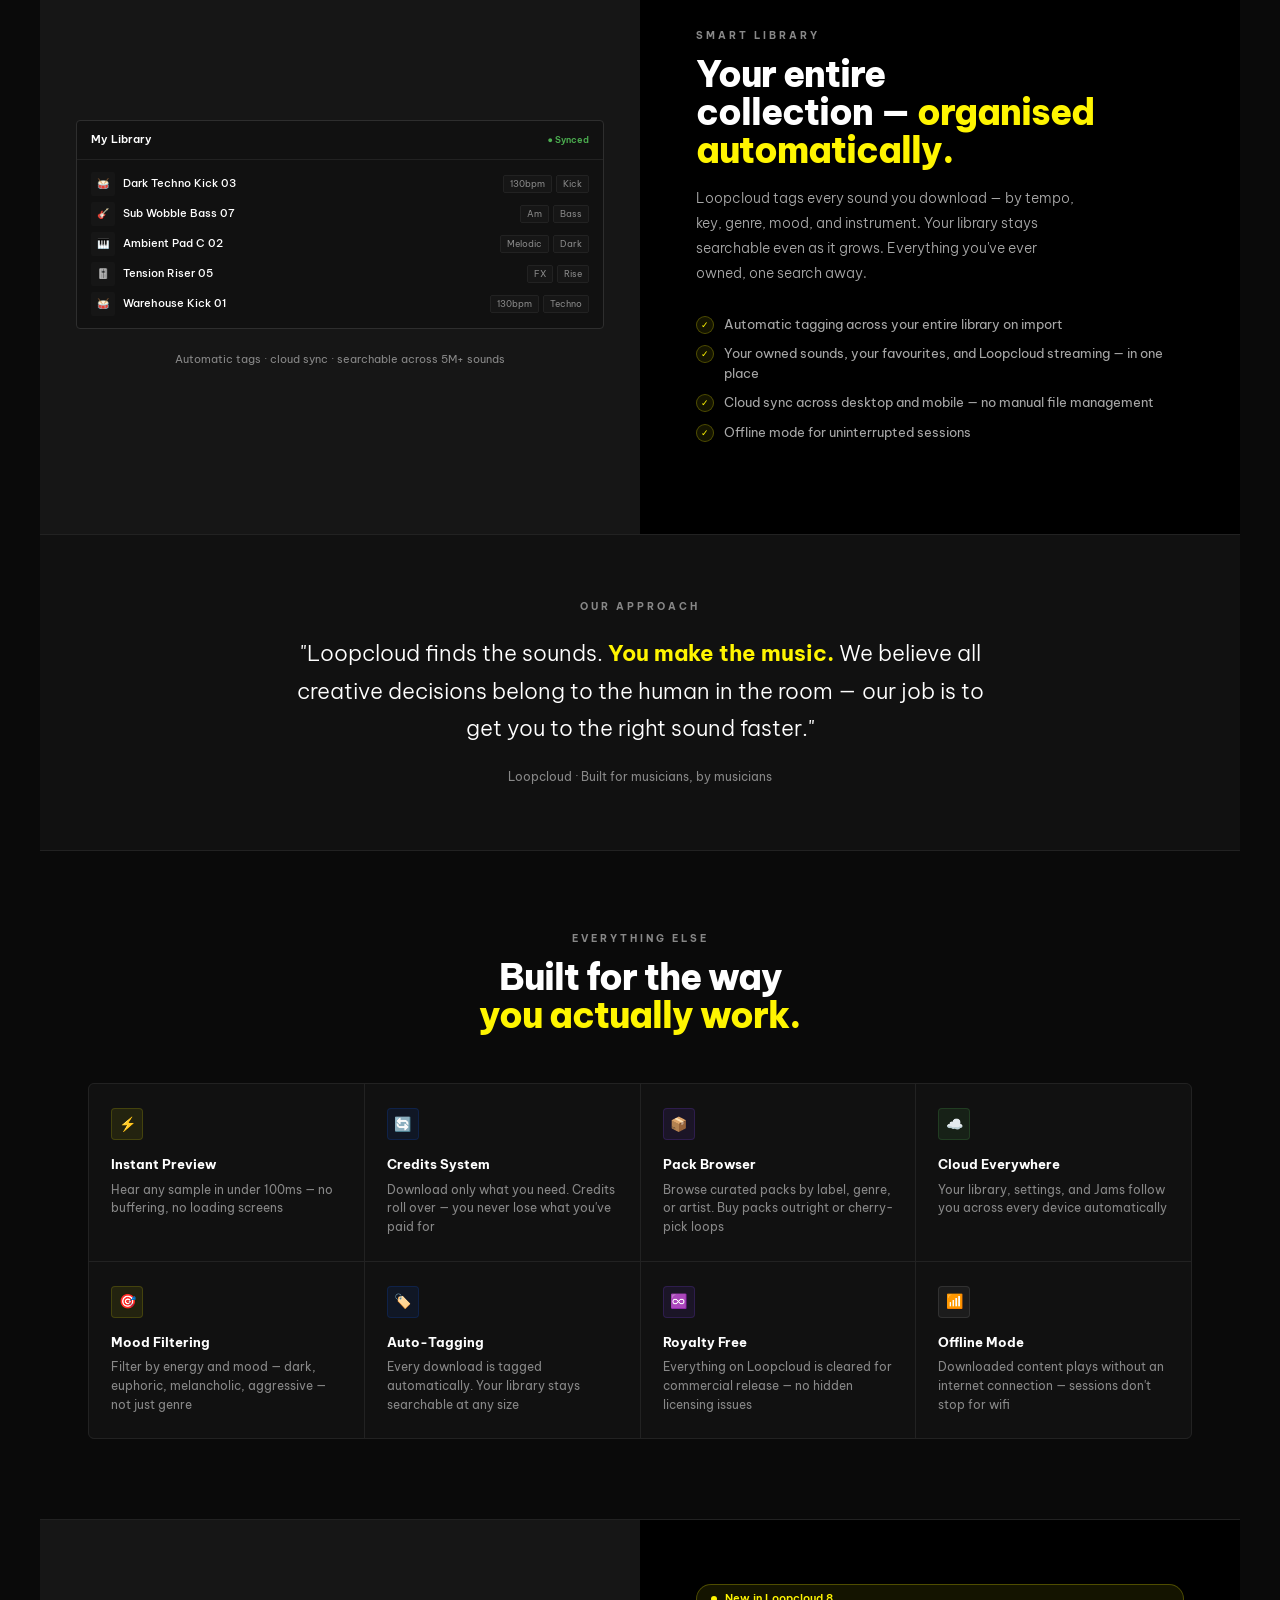
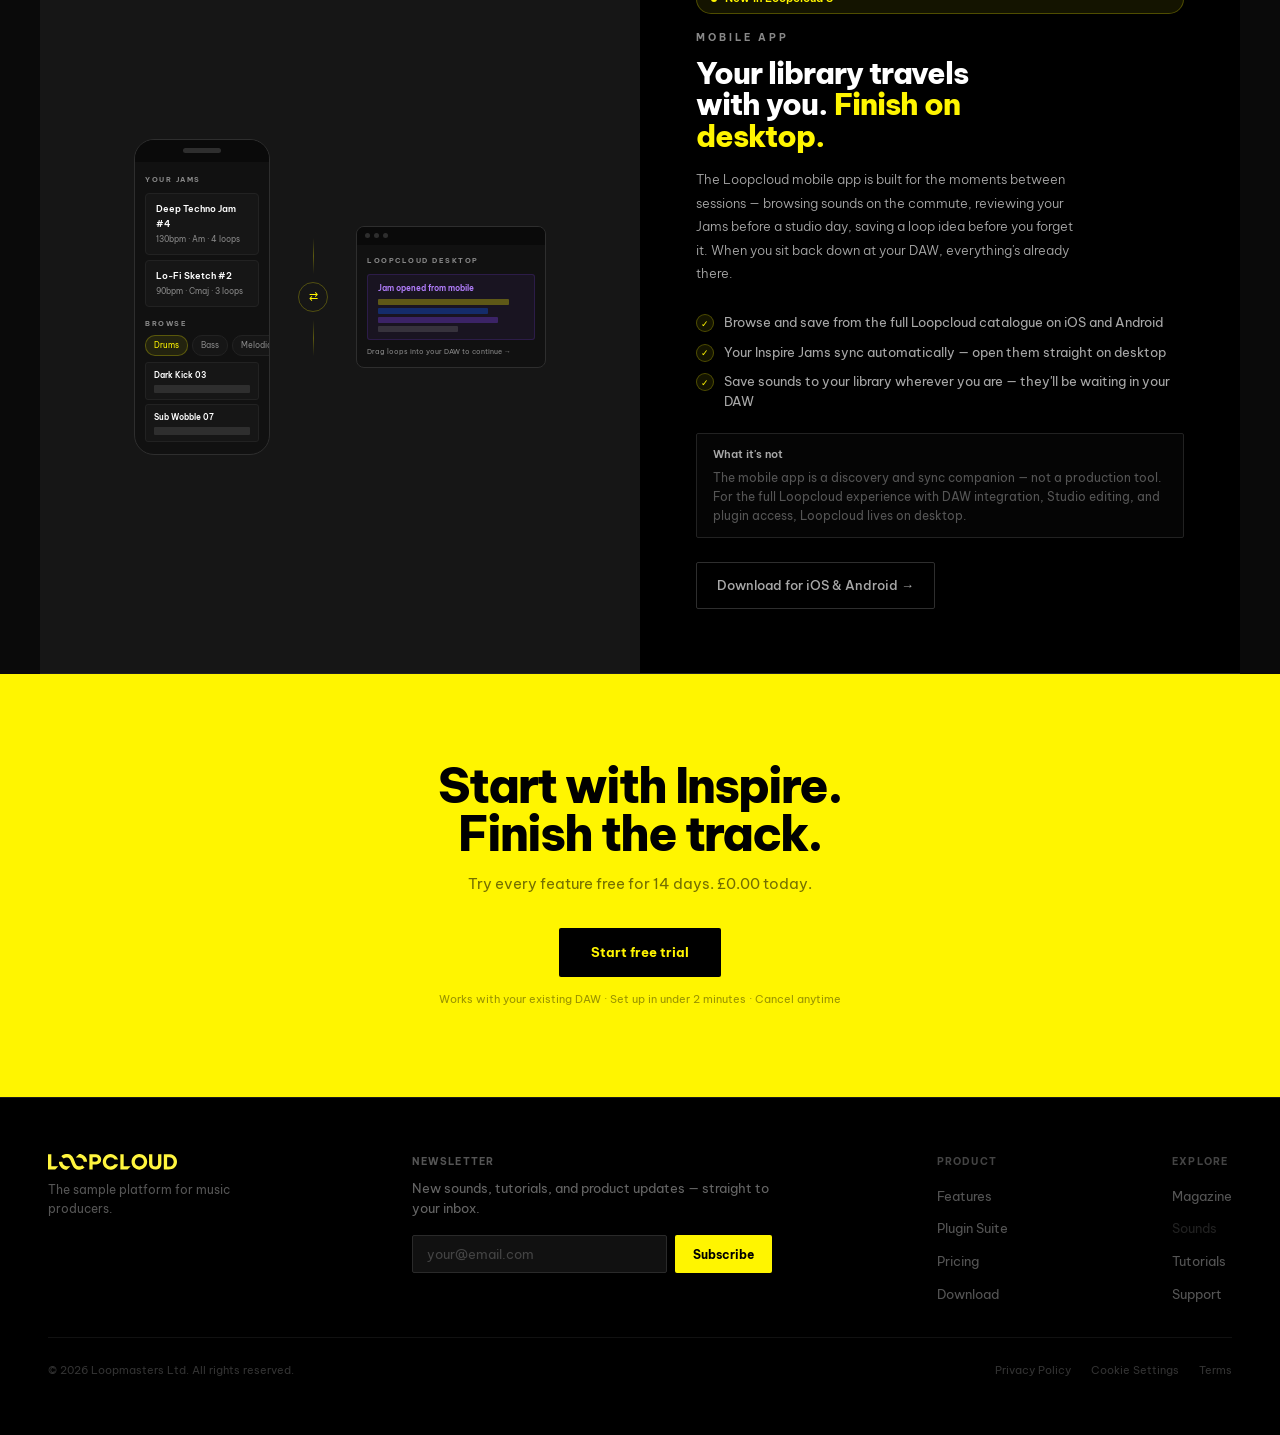
<file: lc8-features-wireframe.html>
<!DOCTYPE html>
<html lang="en">
<head>
<meta charset="UTF-8">
<meta name="viewport" content="width=device-width, initial-scale=1.0">
<title>Loopcloud 8 — Features</title>
<link rel="preconnect" href="https://fonts.googleapis.com">
<link href="https://fonts.googleapis.com/css2?family=Be+Vietnam+Pro:wght@300;400;500;600;700;800&display=swap" rel="stylesheet">
<style>
*,*::before,*::after{box-sizing:border-box;margin:0;padding:0}
:root{
  --main-brand:#fff500;
  --main-black:#000000;
  --bg:#0a0a0a;
  --surface:#111111;
  --surface2:#161616;
  --border:#222222;
  --border-lt:#2e2e2e;
  --white:#ffffff;
  --muted:#888888;
  --muted-lt:#555555;
  --concrete:#a8a8a8;
  --purple:#7b3fe4;
  --purple-lt:#b47fff;
  --blue:#0d52d6;
  --blue-lt:#6b9fef;
  --green:#4caf50;
  --radius-xxs:2px;
  --font:'Be Vietnam Pro',sans-serif;
}
html{scroll-behavior:smooth}
body{background:var(--bg);color:var(--white);font-family:var(--font);font-size:14px;line-height:1.6;-webkit-font-smoothing:antialiased}

/* NAV */

/* FEATURE NAV */
.feat-nav{position:sticky;top:72px;z-index:90;background:rgba(10,10,10,.97);backdrop-filter:blur(12px);border-bottom:1px solid var(--border);display:flex;padding:10px 48px;overflow-x:auto;gap:4px}
.feat-nav::-webkit-scrollbar{display:none}
.feat-nav a{font-size:11px;font-weight:600;letter-spacing:0.5px;color:var(--muted);padding:6px 14px;border-radius:2px;white-space:nowrap;text-decoration:none;transition:color .15s,background .15s;display:inline-flex;align-items:center;gap:6px}
.feat-nav a:hover{color:var(--white)}
.feat-nav a.active{color:var(--main-brand);background:rgba(255,245,0,0.06)}
.feat-nav a.new-feat::after{content:'NEW';font-size:6px;font-weight:800;letter-spacing:.8px;background:var(--main-brand);color:var(--main-black);border-radius:2px;padding:1px 3px;line-height:1.4}

/* HERO */
.hero{padding:80px 48px 72px;text-align:center;background:var(--main-black);border-bottom:1px solid var(--border);position:relative;overflow:hidden}
.hero::before{content:'';position:absolute;inset:0;background:radial-gradient(ellipse 80% 60% at 50% 100%,rgba(255,245,0,0.04) 0%,transparent 60%);pointer-events:none}
.hero-label{font-size:10px;font-weight:700;letter-spacing:3px;text-transform:uppercase;color:var(--muted);margin-bottom:16px}
.hero-h1{font-size:56px;font-weight:800;line-height:1.0;letter-spacing:-2px;margin-bottom:18px;max-width:720px;margin-left:auto;margin-right:auto}
.hero-h1 em{font-style:normal;color:var(--main-brand)}
.hero-sub{font-size:16px;font-weight:300;color:var(--concrete);max-width:480px;margin:0 auto 32px}
.hero-cta{display:inline-flex;align-items:center;gap:12px}
.btn-primary{background:var(--main-brand);color:var(--main-black);font-size:13px;font-weight:700;padding:13px 26px;border-radius:var(--radius-xxs);text-decoration:none;cursor:pointer;border:none;font-family:var(--font)}
.btn-ghost{background:transparent;color:var(--concrete);font-size:13px;font-weight:500;padding:13px 20px;border-radius:var(--radius-xxs);border:1px solid var(--border-lt);text-decoration:none;cursor:pointer;font-family:var(--font)}

/* SECTION SHARED */
.section{border-bottom:1px solid var(--border);width:100%;max-width:1200px;margin-left:auto;margin-right:auto;box-sizing:border-box}
.split{display:grid;grid-template-columns:1fr 1fr;min-height:480px}
.split.rev{direction:rtl}.split.rev>*{direction:ltr}
.body-col{display:flex;flex-direction:column;justify-content:center;padding:64px 56px;background:var(--main-black)}
.visual-col{background:var(--surface2);display:flex;align-items:center;justify-content:center;padding:40px 36px;position:relative;overflow:hidden}
.sec-label{font-size:10px;font-weight:700;letter-spacing:3px;text-transform:uppercase;color:var(--muted);margin-bottom:12px}
.sec-h2{font-size:36px;font-weight:800;line-height:1.05;letter-spacing:-1px;margin-bottom:16px}
.sec-h2 em{font-style:normal;color:var(--main-brand)}
.sec-p{font-size:14px;font-weight:300;color:var(--concrete);line-height:1.8;max-width:380px;margin-bottom:28px}
.benefits{margin-bottom:28px;display:flex;flex-direction:column;gap:10px}
.benefit{display:flex;align-items:flex-start;gap:10px;font-size:13px;color:var(--concrete);line-height:1.5}
.check{width:18px;height:18px;border-radius:50%;display:flex;align-items:center;justify-content:center;font-size:9px;flex-shrink:0;margin-top:1px}
.check-y{background:rgba(255,245,0,0.08);border:1px solid rgba(255,245,0,0.25);color:var(--main-brand)}
.check-p{background:rgba(123,63,228,0.1);border:1px solid rgba(123,63,228,0.3);color:var(--purple-lt)}
.check-b{background:rgba(13,82,214,0.1);border:1px solid rgba(13,82,214,0.3);color:var(--blue-lt)}
.badge-new{display:inline-flex;align-items:center;gap:8px;border-radius:100px;padding:5px 14px;font-size:11px;font-weight:600;margin-bottom:16px}
.badge-new.purple{background:rgba(123,63,228,0.1);border:1px solid rgba(123,63,228,0.3);color:var(--purple-lt)}
.badge-new.yellow{background:rgba(255,245,0,0.08);border:1px solid rgba(255,245,0,0.25);color:var(--main-brand)}
.badge-dot{width:6px;height:6px;border-radius:50%}
.badge-dot.purple{background:var(--purple-lt)}
.badge-dot.yellow{background:var(--main-brand)}
.full-section{padding:80px 48px;border-bottom:1px solid var(--border);max-width:1200px;margin-left:auto;margin-right:auto;box-sizing:border-box}.full-section>.two-col,.full-section>*:not(style){max-width:1200px;margin-left:auto;margin-right:auto}
.ph{background:var(--surface);border:1px dashed var(--border-lt);border-radius:6px;display:flex;flex-direction:column;align-items:center;justify-content:center;gap:8px;color:var(--muted-lt);font-size:11px;font-style:italic;text-align:center;padding:28px 20px}
.ph-tag{font-size:8px;font-weight:700;letter-spacing:2px;text-transform:uppercase;color:var(--border-lt);font-style:normal;margin-bottom:4px}

/* INSPIRE UI */
.inspire-ui{display:flex;flex-direction:column;gap:16px;width:100%}
.genre-grid{display:flex;flex-wrap:wrap;gap:8px}
.g-chip{border:1px solid var(--border-lt);color:var(--concrete);border-radius:100px;padding:6px 16px;font-size:12px;font-family:var(--font)}
.g-chip.on{background:rgba(123,63,228,0.12);border-color:rgba(123,63,228,0.45);color:var(--purple-lt)}
.gen-row{background:rgba(123,63,228,0.12);border:1px solid rgba(123,63,228,0.35);border-radius:4px;padding:14px 16px;display:flex;align-items:center;justify-content:space-between;gap:12px}
.gen-label{font-size:12px;font-weight:600;color:var(--purple-lt)}
.gen-sub{font-size:10px;color:var(--muted);margin-top:2px}
.gen-btn{background:rgba(123,63,228,0.45);color:#e4baff;border:none;border-radius:var(--radius-xxs);font-size:11px;font-weight:700;padding:8px 16px;font-family:var(--font);cursor:pointer}
.jam-card{background:var(--surface);border:1px solid var(--border-lt);border-radius:6px;overflow:hidden}
.jam-head{padding:14px 16px;display:flex;align-items:center;justify-content:space-between;border-bottom:1px solid var(--border)}
.jam-title{font-size:13px;font-weight:600}
.jam-meta{font-size:10px;color:var(--muted);margin-top:2px}
.jam-play{font-size:20px;color:rgba(123,63,228,0.6);cursor:pointer}
.jam-tracks{padding:12px 16px;display:flex;flex-direction:column;gap:6px}
.jt{display:flex;align-items:center;gap:10px}
.jt-label{font-size:9px;font-weight:700;letter-spacing:1px;text-transform:uppercase;color:var(--muted);width:52px;flex-shrink:0}
.jt-bar{flex:1;height:22px;border-radius:var(--radius-xxs);display:flex;align-items:center;padding:0 8px}
.jt-name{font-size:10px;font-weight:500}
.jam-foot{padding:10px 16px;border-top:1px solid var(--border);display:flex;align-items:center;justify-content:space-between}
.jam-sync{display:flex;align-items:center;gap:5px;font-size:10px;color:var(--muted)}
.sync-dot{width:6px;height:6px;background:var(--green);border-radius:50%}
.jam-acts{display:flex;gap:8px}
.jam-act{font-size:10px;color:var(--muted);border:1px solid var(--border-lt);border-radius:var(--radius-xxs);padding:4px 10px}
.inspire-note{font-size:10px;color:var(--muted-lt);text-align:center;font-style:italic;padding-top:4px}

/* LISTEN UI */
.listen-ui{width:100%;display:flex;flex-direction:column;gap:16px}
.daw-strip{background:var(--surface);border:1px solid var(--border-lt);border-radius:6px;overflow:hidden}
.daw-strip-head{background:var(--main-black);padding:10px 14px;border-bottom:1px solid var(--border);display:flex;align-items:center;gap:8px}
.daw-dots{display:flex;gap:4px}
.daw-dot{width:8px;height:8px;border-radius:50%;background:var(--border-lt)}
.daw-title{font-size:10px;color:var(--muted);margin-left:4px}
.daw-channels{padding:14px;display:grid;grid-template-columns:repeat(5,1fr);gap:6px}
.ch{display:flex;flex-direction:column;align-items:center;gap:6px}
.ch-name{font-size:9px;font-weight:600;letter-spacing:1px;color:var(--muted);text-transform:uppercase}
.ch-bar{width:24px;border-radius:2px;display:flex;flex-direction:column;justify-content:flex-end}
.ch-level{width:100%;border-radius:2px}
.ch-vst{background:rgba(123,63,228,0.12);border:1px solid rgba(123,63,228,0.4);border-radius:2px;padding:3px 6px;font-size:8px;font-weight:700;color:var(--purple-lt);letter-spacing:0.5px;white-space:nowrap}
.ch-vst.listen-active{background:rgba(123,63,228,0.25);border-color:rgba(123,63,228,0.7);animation:pulse 2s infinite}
@keyframes pulse{0%,100%{opacity:1}50%{opacity:0.6}}
.arrow-row{display:flex;align-items:center;justify-content:center;gap:12px;font-size:10px;color:var(--muted)}
.arrow-line{flex:1;height:1px;background:linear-gradient(to right,transparent,rgba(123,63,228,0.4),transparent)}
.arrow-icon{color:var(--purple-lt);font-size:16px}
.lc-results{background:var(--surface);border:1px solid var(--border-lt);border-radius:6px;overflow:hidden}
.lc-results-head{padding:10px 14px;border-bottom:1px solid var(--border);display:flex;align-items:center;justify-content:space-between}
.lc-results-title{font-size:11px;font-weight:600;color:var(--purple-lt)}
.lc-results-sub{font-size:10px;color:var(--muted)}
.result-row{padding:10px 14px;border-bottom:1px solid var(--border);display:flex;align-items:center;gap:10px}
.result-row:last-child{border-bottom:none}
.result-play{width:24px;height:24px;border-radius:50%;background:rgba(255,245,0,0.1);border:1px solid rgba(255,245,0,0.25);display:flex;align-items:center;justify-content:center;font-size:8px;color:var(--main-brand);flex-shrink:0}
.result-info{flex:1}
.result-name{font-size:11px;font-weight:600}
.result-pack{font-size:9px;color:var(--muted);margin-top:1px}
.result-wave{flex:1;height:18px;background:linear-gradient(to right,rgba(255,245,0,0.15),rgba(255,245,0,0.08));border-radius:2px}
.result-match{font-size:9px;font-weight:700;color:var(--main-brand);flex-shrink:0}

/* DAW INTEGRATION */
.daw-visual{width:100%;display:flex;flex-direction:column;gap:14px}
.daw-info-bar{background:var(--surface);border:1px solid var(--border-lt);border-radius:4px;padding:10px 14px;display:flex;gap:24px}
.daw-info-item{display:flex;flex-direction:column;gap:2px}
.daw-info-label{font-size:9px;font-weight:700;letter-spacing:1.5px;text-transform:uppercase;color:var(--muted)}
.daw-info-val{font-size:18px;font-weight:800;color:var(--main-brand)}
.daw-info-unit{font-size:10px;color:var(--muted)}
.waveform-row{background:var(--surface);border:1px solid var(--border-lt);border-radius:4px;overflow:hidden}
.wf-head{padding:8px 14px;border-bottom:1px solid var(--border);display:flex;align-items:center;justify-content:space-between}
.wf-label{font-size:9px;font-weight:700;letter-spacing:1px;text-transform:uppercase;color:var(--muted)}
.wf-bpm{font-size:10px;color:var(--main-brand);font-weight:600}
.wf-body{padding:12px 14px;display:flex;gap:3px;align-items:center}
.wf-bar{border-radius:1px}
.daw-logos{display:flex;gap:10px;flex-wrap:wrap}
.daw-logo{background:var(--surface);border:1px solid var(--border);border-radius:4px;padding:8px 14px;font-size:10px;font-weight:600;color:var(--muted)}

/* DISCOVERY */
.discovery-inner{padding:80px 48px;max-width:1200px;margin:0 auto}
.discovery-top{display:grid;grid-template-columns:1fr 1fr;gap:48px;margin-bottom:56px;align-items:center}
.search-mock{background:var(--surface);border:1px solid var(--border-lt);border-radius:6px;overflow:hidden}
.search-bar{padding:12px 16px;border-bottom:1px solid var(--border);display:flex;align-items:center;gap:10px}
.search-input-mock{flex:1;background:var(--main-black);border:1px solid var(--border-lt);border-radius:var(--radius-xxs);padding:8px 12px;font-size:12px;color:var(--concrete);font-family:var(--font)}
.search-filters{padding:10px 16px;border-bottom:1px solid var(--border);display:flex;gap:8px;flex-wrap:wrap}
.filter-chip{background:var(--surface2);border:1px solid var(--border);border-radius:100px;padding:5px 12px;font-size:11px;color:var(--muted)}
.filter-chip.on{border-color:rgba(255,245,0,0.4);color:var(--main-brand)}
.sample-list{padding:8px 0}
.sample-row{padding:8px 16px;display:flex;align-items:center;gap:10px;border-bottom:1px solid var(--border)}
.sample-row:last-child{border-bottom:none}
.s-play{width:22px;height:22px;border-radius:50%;background:rgba(255,245,0,0.08);border:1px solid rgba(255,245,0,0.2);display:flex;align-items:center;justify-content:center;font-size:7px;color:var(--main-brand);flex-shrink:0}
.s-info{flex:1}
.s-name{font-size:11px;font-weight:600}
.s-meta{font-size:9px;color:var(--muted);margin-top:1px}
.s-wave{width:80px;height:16px;background:rgba(255,255,255,0.06);border-radius:1px;flex-shrink:0}
.s-bpm{font-size:9px;color:var(--muted);width:40px;text-align:right;flex-shrink:0}
.s-key{font-size:9px;color:var(--main-brand);font-weight:600;width:24px;text-align:right;flex-shrink:0}
.stats-strip{display:grid;grid-template-columns:repeat(3,1fr);border:1px solid var(--border);border-radius:6px;overflow:hidden}
.stat-cell{padding:28px 32px;text-align:center;border-right:1px solid var(--border)}
.stat-cell:last-child{border-right:none}
.stat-num{font-size:36px;font-weight:800;letter-spacing:-1px;color:var(--main-brand)}
.stat-label{font-size:11px;color:var(--muted);margin-top:4px}

/* STUDIO */
.studio-inner{display:grid;grid-template-columns:1fr 1fr;min-height:480px}
.studio-body{display:flex;flex-direction:column;justify-content:center;padding:64px 56px;background:var(--main-black)}
.studio-features{display:grid;grid-template-columns:1fr 1fr;gap:14px;margin-top:8px}
.sf-card{background:var(--surface);border:1px solid var(--border);border-radius:4px;padding:18px 16px}
.sf-title{font-size:13px;font-weight:700;margin-bottom:6px}
.sf-desc{font-size:12px;color:var(--muted);line-height:1.5}
.studio-visual{background:var(--surface2);display:flex;align-items:center;justify-content:center;padding:40px}
.studio-ph{width:100%;aspect-ratio:4/3}

/* PLUGIN SUITE */
.plugins-inner{padding:80px 48px;max-width:1200px;margin:0 auto}
.plugins-top{display:grid;grid-template-columns:1fr 1fr;gap:32px;margin-top:48px}
.plugin-card{background:var(--surface);border:1px solid var(--border);border-radius:6px;overflow:hidden}
.plugin-card-hero{height:200px;display:flex;align-items:center;justify-content:center;border-bottom:1px solid var(--border);position:relative}
.plugin-card-label{position:absolute;top:12px;left:12px;font-size:9px;font-weight:800;letter-spacing:2px;text-transform:uppercase;background:var(--main-brand);color:var(--main-black);padding:3px 8px;border-radius:1px}
.plugin-card-body{padding:20px 20px 24px}
.plugin-card-name{font-size:18px;font-weight:800;letter-spacing:-0.5px;margin-bottom:8px}
.plugin-card-desc{font-size:13px;color:var(--concrete);line-height:1.65;margin-bottom:16px}
.plugin-tags{display:flex;gap:6px;flex-wrap:wrap}
.plugin-tag{background:var(--surface2);border:1px solid var(--border);border-radius:100px;padding:3px 10px;font-size:10px;color:var(--muted)}
.plugin-link{font-size:12px;color:var(--main-brand);text-decoration:none;font-weight:600;margin-top:14px;display:inline-block}

/* LIBRARY */
.library-visual{background:var(--surface2);display:flex;flex-direction:column;gap:12px;padding:36px;justify-content:center}
.lib-card{background:var(--surface);border:1px solid var(--border-lt);border-radius:4px;overflow:hidden}
.lib-head{padding:10px 14px;border-bottom:1px solid var(--border);display:flex;align-items:center;justify-content:space-between}
.lib-title{font-size:11px;font-weight:600}
.lib-badge{font-size:9px;color:var(--green);font-weight:600}
.lib-body{padding:12px 14px;display:flex;flex-direction:column;gap:6px}
.lib-row{display:flex;align-items:center;gap:8px}
.lib-icon{width:24px;height:24px;background:var(--surface2);border-radius:2px;display:flex;align-items:center;justify-content:center;font-size:10px;flex-shrink:0}
.lib-name{font-size:11px;font-weight:500;flex:1}
.lib-tags-row{display:flex;gap:4px}
.lib-tag{font-size:9px;background:var(--surface2);border:1px solid var(--border);border-radius:2px;padding:1px 6px;color:var(--muted)}

/* PHILOSOPHY */
.philosophy{background:var(--surface);border-bottom:1px solid var(--border);padding:56px 48px;max-width:1200px;margin-left:auto;margin-right:auto;box-sizing:border-box}
.philosophy-inner{max-width:760px;margin:0 auto;text-align:center}
.phil-mark{font-size:10px;font-weight:700;letter-spacing:3px;text-transform:uppercase;color:var(--muted);margin-bottom:20px}
.phil-quote{font-size:22px;font-weight:300;line-height:1.65;color:var(--white);margin-bottom:20px}
.phil-quote strong{font-weight:700;color:var(--main-brand)}
.phil-byline{font-size:12px;color:var(--muted)}

/* FEATURE MATRIX */
.matrix-inner{padding:80px 48px;max-width:1200px;margin:0 auto}
.matrix-grid{display:grid;grid-template-columns:repeat(4,1fr);gap:1px;background:var(--border);border:1px solid var(--border);border-radius:6px;overflow:hidden;margin-top:48px}
.matrix-cell{background:var(--surface);padding:24px 22px}
.mc-icon{width:32px;height:32px;border-radius:4px;display:flex;align-items:center;justify-content:center;font-size:14px;margin-bottom:14px}
.mc-title{font-size:13px;font-weight:700;margin-bottom:6px}
.mc-desc{font-size:12px;color:var(--muted);line-height:1.55}

/* MOBILE */
.mobile-inner{display:grid;grid-template-columns:1fr 1fr;min-height:440px}
.mobile-visual{background:var(--surface2);display:flex;align-items:center;justify-content:center;gap:28px;padding:48px 32px}
.phone{width:136px;background:var(--surface);border:1px solid var(--border-lt);border-radius:20px;overflow:hidden;flex-shrink:0}
.phone-notch{height:22px;background:var(--bg);display:flex;align-items:center;justify-content:center}
.phone-pill{width:38px;height:5px;background:var(--border-lt);border-radius:10px}
.phone-screen{padding:12px 10px}
.pscreen-label{font-size:7px;font-weight:700;letter-spacing:1.5px;text-transform:uppercase;color:var(--muted);margin-bottom:8px}
.pjam{background:var(--surface2);border:1px solid var(--border);border-radius:4px;padding:8px 10px;margin-bottom:5px}
.pjam-name{font-size:9px;font-weight:600;margin-bottom:2px}
.pjam-sub{font-size:8px;color:var(--muted)}
.sync-col{display:flex;flex-direction:column;align-items:center;gap:8px}
.sync-line{width:1px;height:36px;background:linear-gradient(to bottom,transparent,rgba(255,245,0,0.3),transparent)}
.sync-icon{width:30px;height:30px;border-radius:50%;border:1px solid rgba(255,245,0,0.25);display:flex;align-items:center;justify-content:center;font-size:11px;color:var(--main-brand)}
.desktop-mini{width:190px;background:var(--surface);border:1px solid var(--border-lt);border-radius:8px;overflow:hidden;flex-shrink:0}
.dtop-bar{height:18px;background:var(--bg);display:flex;align-items:center;padding:0 8px;gap:4px}
.dtop-dot{width:5px;height:5px;border-radius:50%;background:var(--border-lt)}
.dtop-screen{padding:10px}
.dtop-label{font-size:7px;font-weight:700;letter-spacing:1.5px;text-transform:uppercase;color:var(--muted);margin-bottom:8px}
.dtop-jam{background:rgba(123,63,228,0.08);border:1px solid rgba(123,63,228,0.2);border-radius:3px;padding:7px 10px;margin-bottom:7px}
.dtop-jam-name{font-size:8px;font-weight:600;color:var(--purple-lt);margin-bottom:4px}
.dtop-tracks{display:flex;flex-direction:column;gap:3px}
.dtop-track{height:6px;border-radius:1px}
.dtop-hint{font-size:7px;color:var(--muted);line-height:1.4}
.mobile-body{display:flex;flex-direction:column;justify-content:center;padding:64px 56px;background:var(--main-black)}
.careful-note{background:rgba(255,255,255,0.02);border:1px solid var(--border);border-radius:var(--radius-xxs);padding:12px 16px;margin-bottom:24px}
.careful-title{font-size:11px;font-weight:600;color:var(--concrete);margin-bottom:4px}
.careful-desc{font-size:12px;color:var(--muted-lt);line-height:1.6}

/* CTA */
.cta-section{background:var(--main-brand);padding:88px 48px;text-align:center;width:100%}
.cta-h2{font-size:48px;font-weight:800;letter-spacing:-2px;color:var(--main-black);line-height:1.0;margin-bottom:14px}
.cta-sub{font-size:15px;color:rgba(0,0,0,0.55);margin-bottom:32px}
.btn-cta-dark{background:var(--main-black);color:var(--main-brand);font-size:13px;font-weight:700;padding:14px 32px;border-radius:var(--radius-xxs);border:none;font-family:var(--font);cursor:pointer;text-decoration:none;display:inline-block}
.cta-note{font-size:11px;color:rgba(0,0,0,0.4);margin-top:14px}

/* FOOTER */
.footer-logo span{color:var(--white);font-weight:300}

/* UTILS */
.section-hl{text-align:center;margin-bottom:0}
.section-hl .sec-label{text-align:center}
.section-hl .sec-h2{font-size:40px;max-width:600px;margin:0 auto 14px}
.section-hl .sec-p{max-width:520px;margin:0 auto}
</style>
  <link rel="stylesheet" href="styles.css">
</head>
<body>

<!-- NAV -->
<nav>
  <a href="lc8-landing-wireframe.html" class="nav-logo"><img src="lc8-logo.svg" alt="Loopcloud" style="height:20px;width:auto;display:block"></a>
  <ul class="nav-links">
    <li><a href="#" style="pointer-events:none;opacity:.4;cursor:default">Sounds</a></li>
    <li><a href="lc8-features-wireframe.html" class="active">Features</a></li>
    <li><a href="lc8-plugin-suite-wireframe.html">Plugin Suite</a></li>
    <li><a href="lc8-subscription-wireframe.html">Pricing</a></li>
    <li><a href="lc8-magazine-wireframe.html">Magazine</a></li>
  </ul>
  <div class="nav-actions">
    <a href="lc8-login-wireframe.html" style="text-decoration:none"><button class="nav-login">Log in</button></a>
    <a href="lc8-download-wireframe.html" class="nav-cta">Download</a>
  </div>
</nav>

<!-- FEATURE NAV -->
<div class="feat-nav">
  <a href="#inspire" class="new-feat active">Inspire</a>
  <a href="#listen" class="new-feat">Listen</a>
  <a href="#daw">DAW Sync</a>
  <a href="#discovery">Discovery</a>
  <a href="#studio">Studio</a>
  <a href="#plugins">Plugin Suite</a>
  <a href="#library">Smart Library</a>
  <a href="#mobile" class="new-feat">Mobile</a>
</div>

<!-- HERO -->
<section class="hero">
  <div class="hero-label">Loopcloud 8 — Features</div>
  <h1 class="hero-h1">Everything you need.<br><em>Nothing slowing you down.</em></h1>
  <p class="hero-sub">From your first idea to a finished track — Loopcloud 8 is built around how you actually work.</p>
  <div class="hero-cta">
    <a href="lc8-subscription-wireframe.html" class="btn-primary">Start free trial</a>
    <a href="#" class="btn-ghost">Watch overview</a>
  </div>
</section>

<!-- S2: INSPIRE -->
<section class="section" id="inspire">
  <div class="split">
    <div class="body-col">
      <div class="badge-new purple"><div class="badge-dot purple"></div>New in Loopcloud 8</div>
      <div class="sec-label">Inspire</div>
      <h2 class="sec-h2">Pick a genre.<br>Build from there.</h2>
      <p class="sec-p">Blank project anxiety — gone. Choose a sound direction, and Inspire assembles a skeleton from the Loopcloud library: loops that work together across kick, bass, melodics, and atmosphere. We call them Jams. They're yours to break apart, swap out, and build from.</p>
      <div class="benefits">
        <div class="benefit"><div class="check check-p">✓</div><span>Finds complementary loops across multiple layers simultaneously</span></div>
        <div class="benefit"><div class="check check-p">✓</div><span>Jams are saved to your cloud — open them on any device</span></div>
        <div class="benefit"><div class="check check-p">✓</div><span>Swap any layer, regenerate any section — you decide what stays</span></div>
        <div class="benefit"><div class="check check-p">✓</div><span>The fastest route from blank project to something worth developing</span></div>
      </div>
      <a href="lc8-subscription-wireframe.html" class="btn-primary" style="align-self:flex-start">Try Inspire free</a>
    </div>
    <div class="visual-col" style="flex-direction:column;gap:16px">
      <div class="inspire-ui">
        <div>
          <div style="font-size:9px;font-weight:700;letter-spacing:2px;text-transform:uppercase;color:var(--muted-lt);margin-bottom:10px">Choose a vibe</div>
          <div class="genre-grid">
            <div class="g-chip on">Deep Techno</div>
            <div class="g-chip">Lo-Fi Hip-Hop</div>
            <div class="g-chip">UK Garage</div>
            <div class="g-chip">Dark Ambient</div>
            <div class="g-chip">Afrobeats</div>
            <div class="g-chip">House</div>
            <div class="g-chip">Drum &amp; Bass</div>
          </div>
        </div>
        <div class="gen-row">
          <div>
            <div class="gen-label">Deep Techno · 4 layers</div>
            <div class="gen-sub">Matching BPM, key, and feel across 5M+ sounds</div>
          </div>
          <button class="gen-btn">Build Jam →</button>
        </div>
        <div class="jam-card">
          <div class="jam-head">
            <div>
              <div class="jam-title">Deep Techno Jam #4</div>
              <div class="jam-meta">130 BPM · A Minor · 4 loops</div>
            </div>
            <div class="jam-play">▶</div>
          </div>
          <div class="jam-tracks">
            <div class="jt">
              <div class="jt-label">Kick</div>
              <div class="jt-bar" style="background:rgba(255,245,0,0.08);border:1px solid rgba(255,245,0,0.15)"><span class="jt-name" style="color:var(--main-brand)">Dark Techno Kick 03 — Raw Kicks</span></div>
            </div>
            <div class="jt">
              <div class="jt-label">Bass</div>
              <div class="jt-bar" style="background:rgba(13,82,214,0.1);border:1px solid rgba(13,82,214,0.2)"><span class="jt-name" style="color:var(--blue-lt)">Deep Sub Wobble 07 — Sub Theory</span></div>
            </div>
            <div class="jt">
              <div class="jt-label">Melodic</div>
              <div class="jt-bar" style="background:rgba(123,63,228,0.08);border:1px solid rgba(123,63,228,0.2)"><span class="jt-name" style="color:var(--purple-lt)">Dark Synth Pad C 08 — Skyline Pads</span></div>
            </div>
            <div class="jt">
              <div class="jt-label">Atmos</div>
              <div class="jt-bar" style="background:rgba(168,168,168,0.05);border:1px solid rgba(168,168,168,0.1)"><span class="jt-name" style="color:var(--muted)">Tension Riser 05 — FX Box</span></div>
            </div>
          </div>
          <div class="jam-foot">
            <div class="jam-sync"><div class="sync-dot"></div>Synced across all your devices</div>
            <div class="jam-acts"><div class="jam-act">Swap loop</div><div class="jam-act">Export</div></div>
          </div>
        </div>
        <div class="inspire-note">Inspire finds loops that fit together — you decide what to keep.</div>
      </div>
    </div>
  </div>
</section>

<!-- S3: LISTEN VST -->
<section class="section" id="listen">
  <div class="split rev">
    <div class="body-col">
      <div class="badge-new yellow"><div class="badge-dot yellow"></div>New in Loopcloud 8</div>
      <div class="sec-label">Listen</div>
      <h2 class="sec-h2">Drop it on your master.<br><em>Loopcloud shows you<br>what fits.</em></h2>
      <p class="sec-p">Listen is a VST plugin you drop on any channel in your DAW — typically the master. It reads what your track sounds like and sends that context to Loopcloud, which surfaces loops that actually complement your mix. No more guessing. No more mismatched samples.</p>
      <div class="benefits">
        <div class="benefit"><div class="check check-y">✓</div><span>Works inside any DAW — Ableton, Logic, FL Studio, and more</span></div>
        <div class="benefit"><div class="check check-y">✓</div><span>Results update as your mix evolves — always relevant to what you've built</span></div>
        <div class="benefit"><div class="check check-y">✓</div><span>Opens a dedicated results tab in Loopcloud — drag and drop straight into your session</span></div>
        <div class="benefit"><div class="check check-y">✓</div><span>Included free with all Loopcloud plans</span></div>
      </div>
      <a href="lc8-plugin-suite-wireframe.html" class="btn-ghost" style="align-self:flex-start">See all plugins →</a>
    </div>
    <div class="visual-col" style="flex-direction:column;gap:16px">
      <div class="listen-ui">
        <div class="daw-strip">
          <div class="daw-strip-head">
            <div class="daw-dots"><div class="daw-dot"></div><div class="daw-dot"></div><div class="daw-dot"></div></div>
            <div class="daw-title">Your DAW — Session in progress</div>
          </div>
          <div class="daw-channels">
            <div class="ch">
              <div class="ch-name">Kick</div>
              <div class="ch-bar" style="height:60px;background:var(--surface2);border:1px solid var(--border)"><div class="ch-level" style="height:45px;background:rgba(255,245,0,0.4)"></div></div>
            </div>
            <div class="ch">
              <div class="ch-name">Bass</div>
              <div class="ch-bar" style="height:60px;background:var(--surface2);border:1px solid var(--border)"><div class="ch-level" style="height:30px;background:rgba(13,82,214,0.5)"></div></div>
            </div>
            <div class="ch">
              <div class="ch-name">Synth</div>
              <div class="ch-bar" style="height:60px;background:var(--surface2);border:1px solid var(--border)"><div class="ch-level" style="height:20px;background:rgba(123,63,228,0.5)"></div></div>
            </div>
            <div class="ch">
              <div class="ch-name">FX</div>
              <div class="ch-bar" style="height:60px;background:var(--surface2);border:1px solid var(--border)"><div class="ch-level" style="height:12px;background:rgba(168,168,168,0.3)"></div></div>
            </div>
            <div class="ch">
              <div class="ch-name">Master</div>
              <div class="ch-bar" style="height:60px;background:var(--surface2);border:1px solid var(--border)"><div class="ch-level" style="height:52px;background:rgba(255,255,255,0.25)"></div></div>
              <div class="ch-vst listen-active">LISTEN</div>
            </div>
          </div>
        </div>
        <div class="arrow-row">
          <div class="arrow-line"></div>
          <div class="arrow-icon">↓</div>
          <div class="arrow-line"></div>
        </div>
        <div class="lc-results">
          <div class="lc-results-head">
            <div>
              <div class="lc-results-title">Matching sounds for your mix</div>
              <div class="lc-results-sub">Updated live · 130 BPM · A Minor detected</div>
            </div>
          </div>
          <div class="result-row">
            <div class="result-play">▶</div>
            <div class="result-info"><div class="result-name">Dark Perc Loop 06</div><div class="result-pack">Industrial Toolkit · 130bpm · Am</div></div>
            <div class="result-wave"></div>
            <div class="result-match">98%</div>
          </div>
          <div class="result-row">
            <div class="result-play">▶</div>
            <div class="result-info"><div class="result-name">Hollow Kick 03</div><div class="result-pack">Techno Architecture · 130bpm · —</div></div>
            <div class="result-wave"></div>
            <div class="result-match">94%</div>
          </div>
          <div class="result-row">
            <div class="result-play">▶</div>
            <div class="result-info"><div class="result-name">Sub Thud 09</div><div class="result-pack">Deep Foundation · 130bpm · Am</div></div>
            <div class="result-wave"></div>
            <div class="result-match">91%</div>
          </div>
        </div>
      </div>
    </div>
  </div>
</section>

<!-- S4: DAW INTEGRATION -->
<section class="section" id="daw">
  <div class="split">
    <div class="body-col">
      <div class="sec-label">DAW Integration</div>
      <h2 class="sec-h2">In sync with<br><em>your session.</em></h2>
      <p class="sec-p">Loopcloud reads your DAW's tempo and key in real time. Every sample you preview already fits — no tempo-matching, no guesswork, no interruption to your flow.</p>
      <div class="benefits">
        <div class="benefit"><div class="check check-y">✓</div><span>Instant BPM sync via plugin — every preview matches your project tempo</span></div>
        <div class="benefit"><div class="check check-y">✓</div><span>Key detection highlights harmonically compatible sounds</span></div>
        <div class="benefit"><div class="check check-y">✓</div><span>Drag-and-drop directly into your DAW timeline</span></div>
        <div class="benefit"><div class="check check-y">✓</div><span>Works with Ableton, Logic, FL Studio, Bitwig, Cubase, and more</span></div>
      </div>
      <div class="daw-logos">
        <div class="daw-logo">Ableton</div>
        <div class="daw-logo">Logic Pro</div>
        <div class="daw-logo">FL Studio</div>
        <div class="daw-logo">Bitwig</div>
        <div class="daw-logo">Cubase</div>
      </div>
    </div>
    <div class="visual-col" style="flex-direction:column;gap:14px">
      <div class="daw-visual">
        <div class="daw-info-bar">
          <div class="daw-info-item"><div class="daw-info-label">Tempo</div><div><span class="daw-info-val">128</span><span class="daw-info-unit"> BPM</span></div></div>
          <div class="daw-info-item"><div class="daw-info-label">Key</div><div><span class="daw-info-val">Dm</span></div></div>
          <div class="daw-info-item"><div class="daw-info-label">Sync</div><div><span class="daw-info-val" style="font-size:13px;color:var(--green)">● Live</span></div></div>
        </div>
        <div class="waveform-row">
          <div class="wf-head"><div class="wf-label">House Kick Loop 04</div><div class="wf-bpm">128 BPM · matched</div></div>
          <div class="wf-body">
            <script>
            document.currentScript.insertAdjacentHTML('afterend',Array.from({length:40},(_,i)=>{const h=Math.max(4,Math.floor(Math.sin(i*0.7)*14+Math.random()*10+8));const c=i%8===0?'var(--main-brand)':i%2===0?'rgba(255,245,0,0.5)':'rgba(255,245,0,0.2)';return`<div class="wf-bar" style="width:4px;height:${h}px;background:${c}"></div>`}).join(''));
            </script>
          </div>
        </div>
        <div class="waveform-row">
          <div class="wf-head"><div class="wf-label">Bass Groove 11</div><div class="wf-bpm">128 BPM · matched</div></div>
          <div class="wf-body">
            <script>
            document.currentScript.insertAdjacentHTML('afterend',Array.from({length:40},(_,i)=>{const h=Math.max(4,Math.floor(Math.cos(i*0.5)*12+Math.random()*8+6));return`<div class="wf-bar" style="width:4px;height:${h}px;background:rgba(13,82,214,${0.3+Math.random()*0.4})"></div>`}).join(''));
            </script>
          </div>
        </div>
        <div class="ph" style="padding:20px"><div class="ph-tag">Placeholder</div>Screenshot: Loopcloud plugin inside Ableton — synced playback visible</div>
      </div>
    </div>
  </div>
</section>

<!-- S5: DISCOVERY -->
<section class="section" id="discovery">
  <div class="discovery-inner">
    <div class="section-hl">
      <div class="sec-label" style="text-align:center">Sound Discovery</div>
      <h2 class="sec-h2" style="font-size:40px;text-align:center;max-width:580px;margin:0 auto 14px">Five million sounds.<br><em>Find the one that fits.</em></h2>
      <p class="sec-p" style="text-align:center;max-width:500px;margin:0 auto 48px">Filter by genre, mood, energy, tempo, key, and instrument. Preview in context with your session. Done. No rabbit holes, no wasted time.</p>
    </div>
    <div class="discovery-top">
      <div>
        <div class="search-mock">
          <div class="search-bar">
            <div class="search-input-mock">dark techno kick 130bpm</div>
            <div style="background:var(--main-brand);color:var(--main-black);font-size:11px;font-weight:700;padding:6px 12px;border-radius:var(--radius-xxs);cursor:pointer">Search</div>
          </div>
          <div class="search-filters">
            <div class="filter-chip on">All</div>
            <div class="filter-chip">Loops</div>
            <div class="filter-chip">One-shots</div>
            <div class="filter-chip on">130 BPM</div>
            <div class="filter-chip on">A Minor</div>
            <div class="filter-chip">Techno</div>
            <div class="filter-chip">Dark</div>
          </div>
          <div class="sample-list">
            <div class="sample-row"><div class="s-play">▶</div><div class="s-info"><div class="s-name">Dark Techno Kick 03</div><div class="s-meta">Raw Kicks · Loopmasters</div></div><div class="s-wave"></div><div class="s-bpm">130bpm</div><div class="s-key">—</div></div>
            <div class="sample-row"><div class="s-play">▶</div><div class="s-info"><div class="s-name">Industrial Kick 07</div><div class="s-meta">Techno Architecture · Sample Magic</div></div><div class="s-wave"></div><div class="s-bpm">130bpm</div><div class="s-key">—</div></div>
            <div class="sample-row"><div class="s-play">▶</div><div class="s-info"><div class="s-name">Warehouse Kick 01</div><div class="s-meta">Club Tools · Underground Audio</div></div><div class="s-wave"></div><div class="s-bpm">130bpm</div><div class="s-key">—</div></div>
            <div class="sample-row"><div class="s-play">▶</div><div class="s-info"><div class="s-name">Thud Kick Loop D</div><div class="s-meta">Modular Drums · Splice Originals</div></div><div class="s-wave"></div><div class="s-bpm">130bpm</div><div class="s-key">—</div></div>
          </div>
        </div>
      </div>
      <div style="display:flex;flex-direction:column;justify-content:center;gap:28px">
        <div>
          <h3 style="font-size:22px;font-weight:800;letter-spacing:-0.5px;margin-bottom:10px">Filters that actually matter</h3>
          <p style="font-size:13px;color:var(--concrete);line-height:1.7">Genre, mood, energy, instrument, BPM range, key — applied instantly across the full catalogue. Results narrow as you type.</p>
        </div>
        <div>
          <h3 style="font-size:22px;font-weight:800;letter-spacing:-0.5px;margin-bottom:10px">Preview in your session</h3>
          <p style="font-size:13px;color:var(--concrete);line-height:1.7">Every sample plays in sync with your DAW. You hear it as part of your track, not in isolation.</p>
        </div>
        <div>
          <h3 style="font-size:22px;font-weight:800;letter-spacing:-0.5px;margin-bottom:10px">Save and come back</h3>
          <p style="font-size:13px;color:var(--concrete);line-height:1.7">Bookmark sounds to your Favourites. They'll be there when you need them — across every device.</p>
        </div>
      </div>
    </div>
    <div class="stats-strip">
      <div class="stat-cell"><div class="stat-num">5M+</div><div class="stat-label">Sounds in the library</div></div>
      <div class="stat-cell"><div class="stat-num">250K+</div><div class="stat-label">Sample packs</div></div>
      <div class="stat-cell"><div class="stat-num">7K+</div><div class="stat-label">Labels and producers</div></div>
    </div>
  </div>
</section>

<!-- S6: STUDIO -->
<section class="section" id="studio">
  <div class="studio-inner">
    <div class="studio-body">
      <div class="sec-label">Loopcloud Studio</div>
      <h2 class="sec-h2" style="font-size:32px">Shape sounds before<br><em>they hit your DAW.</em></h2>
      <p class="sec-p">Chop, pitch, stretch, and slice — directly inside Loopcloud. Less plugin-switching, more making.</p>
      <div class="studio-features">
        <div class="sf-card">
          <div class="sf-title">Slice &amp; Chop</div>
          <div class="sf-desc">Cut loops into parts, rearrange them, export individual slices</div>
        </div>
        <div class="sf-card">
          <div class="sf-title">Pitch Shift</div>
          <div class="sf-desc">Transpose up or down without changing tempo — always in key</div>
        </div>
        <div class="sf-card">
          <div class="sf-title">Time Stretch</div>
          <div class="sf-desc">Fit any loop to your project BPM while preserving character</div>
        </div>
        <div class="sf-card">
          <div class="sf-title">Envelope Edit</div>
          <div class="sf-desc">Shape the attack and tail of any sample before export</div>
        </div>
      </div>
    </div>
    <div class="studio-visual">
      <div class="studio-ph ph"><div class="ph-tag">Placeholder</div>Screenshot: Loopcloud Studio editor — waveform with slice markers visible</div>
    </div>
  </div>
</section>

<!-- S7: PLUGIN SUITE -->
<section class="section" id="plugins">
  <div class="plugins-inner">
    <div class="section-hl">
      <div class="sec-label" style="text-align:center">Plugin Suite</div>
      <h2 class="sec-h2" style="font-size:40px;text-align:center;max-width:560px;margin:0 auto 14px">Three plugins.<br><em>Endless combinations.</em></h2>
      <p class="sec-p" style="text-align:center;max-width:480px;margin:0 auto">Loopcloud's plugin suite brings powerful sound tools directly into your DAW — no round-tripping, no sample management.</p>
    </div>
    <div class="plugins-top">
      <div class="plugin-card">
        <div class="plugin-card-hero" style="background:var(--main-black)">
          <div class="plugin-card-label">DRUM</div>
          <div class="ph" style="width:80%;height:140px"><div class="ph-tag">Placeholder</div>DRUM plugin screenshot</div>
        </div>
        <div class="plugin-card-body">
          <div class="plugin-card-name">Loopcloud DRUM</div>
          <div class="plugin-card-desc">A pattern-based drum machine drawing directly from the Loopcloud sample library. Build kits, sequence patterns, and swap sounds in seconds — all inside your DAW.</div>
          <div class="plugin-tags"><div class="plugin-tag">Drum machine</div><div class="plugin-tag">Pattern sequencer</div><div class="plugin-tag">VST / AU</div></div>
          <a href="lc8-plugin-suite-wireframe.html" class="plugin-link">Learn about DRUM →</a>
        </div>
      </div>
      <div class="plugin-card">
        <div class="plugin-card-hero" style="background:var(--main-black)">
          <div class="plugin-card-label">PLAY</div>
          <div class="ph" style="width:80%;height:140px"><div class="ph-tag">Placeholder</div>PLAY plugin screenshot</div>
        </div>
        <div class="plugin-card-body">
          <div class="plugin-card-name">Loopcloud PLAY</div>
          <div class="plugin-card-desc">A sample instrument that lets you play any loop or one-shot chromatically across your MIDI keyboard. Pitch, layer, and perform with the full Loopcloud catalogue.</div>
          <div class="plugin-tags"><div class="plugin-tag">Sample instrument</div><div class="plugin-tag">MIDI playable</div><div class="plugin-tag">VST / AU</div></div>
          <a href="lc8-plugin-suite-wireframe.html" class="plugin-link">Learn about PLAY →</a>
        </div>
      </div>
    </div>
    <div style="text-align:center;margin-top:32px">
      <a href="lc8-plugin-suite-wireframe.html" class="btn-ghost">See full Plugin Suite including Listen →</a>
    </div>
  </div>
</section>

<!-- S8: LIBRARY -->
<section class="section" id="library">
  <div class="split rev">
    <div class="body-col">
      <div class="sec-label">Smart Library</div>
      <h2 class="sec-h2">Your entire<br>collection — <em>organised<br>automatically.</em></h2>
      <p class="sec-p">Loopcloud tags every sound you download — by tempo, key, genre, mood, and instrument. Your library stays searchable even as it grows. Everything you've ever owned, one search away.</p>
      <div class="benefits">
        <div class="benefit"><div class="check check-y">✓</div><span>Automatic tagging across your entire library on import</span></div>
        <div class="benefit"><div class="check check-y">✓</div><span>Your owned sounds, your favourites, and Loopcloud streaming — in one place</span></div>
        <div class="benefit"><div class="check check-y">✓</div><span>Cloud sync across desktop and mobile — no manual file management</span></div>
        <div class="benefit"><div class="check check-y">✓</div><span>Offline mode for uninterrupted sessions</span></div>
      </div>
    </div>
    <div class="library-visual">
      <div class="lib-card">
        <div class="lib-head"><div class="lib-title">My Library</div><div class="lib-badge">● Synced</div></div>
        <div class="lib-body">
          <div class="lib-row"><div class="lib-icon">🥁</div><div class="lib-name">Dark Techno Kick 03</div><div class="lib-tags-row"><div class="lib-tag">130bpm</div><div class="lib-tag">Kick</div></div></div>
          <div class="lib-row"><div class="lib-icon">🎸</div><div class="lib-name">Sub Wobble Bass 07</div><div class="lib-tags-row"><div class="lib-tag">Am</div><div class="lib-tag">Bass</div></div></div>
          <div class="lib-row"><div class="lib-icon">🎹</div><div class="lib-name">Ambient Pad C 02</div><div class="lib-tags-row"><div class="lib-tag">Melodic</div><div class="lib-tag">Dark</div></div></div>
          <div class="lib-row"><div class="lib-icon">🎚️</div><div class="lib-name">Tension Riser 05</div><div class="lib-tags-row"><div class="lib-tag">FX</div><div class="lib-tag">Rise</div></div></div>
          <div class="lib-row"><div class="lib-icon">🥁</div><div class="lib-name">Warehouse Kick 01</div><div class="lib-tags-row"><div class="lib-tag">130bpm</div><div class="lib-tag">Techno</div></div></div>
        </div>
      </div>
      <div style="text-align:center;font-size:11px;color:var(--muted);padding:10px 0">Automatic tags · cloud sync · searchable across 5M+ sounds</div>
    </div>
  </div>
</section>

<!-- PHILOSOPHY STRIP -->
<section style="background:var(--surface);border-bottom:1px solid var(--border);padding:64px 48px;max-width:1200px;margin-left:auto;margin-right:auto;box-sizing:border-box">
  <div style="max-width:720px;margin:0 auto;text-align:center">
    <div style="font-size:10px;font-weight:700;letter-spacing:3px;text-transform:uppercase;color:var(--muted);margin-bottom:20px">Our Approach</div>
    <blockquote style="font-size:22px;font-weight:300;line-height:1.7;color:var(--white);border:none;padding:0;margin:0 0 20px">
      "Loopcloud finds the sounds. <strong style="font-weight:700;color:var(--main-brand)">You make the music.</strong> We believe all creative decisions belong to the human in the room — our job is to get you to the right sound faster."
    </blockquote>
    <div style="font-size:12px;color:var(--muted)">Loopcloud · Built for musicians, by musicians</div>
  </div>
</section>

<!-- FEATURE MATRIX -->
<section class="section" id="feature-matrix">
  <div class="matrix-inner">
    <div class="section-hl">
      <div class="sec-label" style="text-align:center">Everything else</div>
      <h2 class="sec-h2" style="font-size:36px;text-align:center;max-width:500px;margin:0 auto 14px">Built for the way<br><em>you actually work.</em></h2>
    </div>
    <div class="matrix-grid">
      <div class="matrix-cell">
        <div class="mc-icon" style="background:rgba(255,245,0,0.08);border:1px solid rgba(255,245,0,0.15)">⚡</div>
        <div class="mc-title">Instant Preview</div>
        <div class="mc-desc">Hear any sample in under 100ms — no buffering, no loading screens</div>
      </div>
      <div class="matrix-cell">
        <div class="mc-icon" style="background:rgba(13,82,214,0.1);border:1px solid rgba(13,82,214,0.2)">🔄</div>
        <div class="mc-title">Credits System</div>
        <div class="mc-desc">Download only what you need. Credits roll over — you never lose what you've paid for</div>
      </div>
      <div class="matrix-cell">
        <div class="mc-icon" style="background:rgba(123,63,228,0.1);border:1px solid rgba(123,63,228,0.2)">📦</div>
        <div class="mc-title">Pack Browser</div>
        <div class="mc-desc">Browse curated packs by label, genre, or artist. Buy packs outright or cherry-pick loops</div>
      </div>
      <div class="matrix-cell">
        <div class="mc-icon" style="background:rgba(76,175,80,0.1);border:1px solid rgba(76,175,80,0.2)">☁️</div>
        <div class="mc-title">Cloud Everywhere</div>
        <div class="mc-desc">Your library, settings, and Jams follow you across every device automatically</div>
      </div>
      <div class="matrix-cell">
        <div class="mc-icon" style="background:rgba(255,245,0,0.08);border:1px solid rgba(255,245,0,0.15)">🎯</div>
        <div class="mc-title">Mood Filtering</div>
        <div class="mc-desc">Filter by energy and mood — dark, euphoric, melancholic, aggressive — not just genre</div>
      </div>
      <div class="matrix-cell">
        <div class="mc-icon" style="background:rgba(13,82,214,0.1);border:1px solid rgba(13,82,214,0.2)">🏷️</div>
        <div class="mc-title">Auto-Tagging</div>
        <div class="mc-desc">Every download is tagged automatically. Your library stays searchable at any size</div>
      </div>
      <div class="matrix-cell">
        <div class="mc-icon" style="background:rgba(123,63,228,0.1);border:1px solid rgba(123,63,228,0.2)">♾️</div>
        <div class="mc-title">Royalty Free</div>
        <div class="mc-desc">Everything on Loopcloud is cleared for commercial release — no hidden licensing issues</div>
      </div>
      <div class="matrix-cell">
        <div class="mc-icon" style="background:rgba(168,168,168,0.08);border:1px solid rgba(168,168,168,0.15)">📶</div>
        <div class="mc-title">Offline Mode</div>
        <div class="mc-desc">Downloaded content plays without an internet connection — sessions don't stop for wifi</div>
      </div>
    </div>
  </div>
</section>

<!-- MOBILE -->
<section class="section" id="mobile">
  <div class="mobile-inner">
    <div class="mobile-visual">
      <div class="phone">
        <div class="phone-notch"><div class="phone-pill"></div></div>
        <div class="phone-screen">
          <div class="pscreen-label">Your Jams</div>
          <div class="pjam"><div class="pjam-name">Deep Techno Jam #4</div><div class="pjam-sub">130bpm · Am · 4 loops</div></div>
          <div class="pjam"><div class="pjam-name">Lo-Fi Sketch #2</div><div class="pjam-sub">90bpm · Cmaj · 3 loops</div></div>
          <div style="height:6px"></div>
          <div class="pscreen-label" style="margin-bottom:6px">Browse</div>
          <div style="display:flex;gap:4px;margin-bottom:6px">
            <div style="background:rgba(255,245,0,0.08);border:1px solid rgba(255,245,0,0.25);border-radius:10px;padding:3px 8px;font-size:8px;color:var(--main-brand)">Drums</div>
            <div style="background:var(--surface2);border:1px solid var(--border);border-radius:10px;padding:3px 8px;font-size:8px;color:var(--muted)">Bass</div>
            <div style="background:var(--surface2);border:1px solid var(--border);border-radius:10px;padding:3px 8px;font-size:8px;color:var(--muted)">Melodic</div>
          </div>
          <div style="background:var(--surface2);border:1px solid var(--border);border-radius:3px;padding:6px 8px;margin-bottom:4px"><div style="font-size:8px;font-weight:600;margin-bottom:3px">Dark Kick 03</div><div style="height:8px;background:rgba(255,255,255,0.1);border-radius:1px"></div></div>
          <div style="background:var(--surface2);border:1px solid var(--border);border-radius:3px;padding:6px 8px"><div style="font-size:8px;font-weight:600;margin-bottom:3px">Sub Wobble 07</div><div style="height:8px;background:rgba(255,255,255,0.1);border-radius:1px"></div></div>
        </div>
      </div>
      <div class="sync-col">
        <div class="sync-line"></div>
        <div class="sync-icon">⇄</div>
        <div class="sync-line"></div>
      </div>
      <div class="desktop-mini">
        <div class="dtop-bar"><div class="dtop-dot"></div><div class="dtop-dot"></div><div class="dtop-dot"></div></div>
        <div class="dtop-screen">
          <div class="dtop-label">Loopcloud Desktop</div>
          <div class="dtop-jam">
            <div class="dtop-jam-name">Jam opened from mobile</div>
            <div class="dtop-tracks">
              <div class="dtop-track" style="background:rgba(255,245,0,0.3);width:90%"></div>
              <div class="dtop-track" style="background:rgba(13,82,214,0.4);width:75%"></div>
              <div class="dtop-track" style="background:rgba(123,63,228,0.35);width:82%"></div>
              <div class="dtop-track" style="background:rgba(168,168,168,0.2);width:55%"></div>
            </div>
          </div>
          <div class="dtop-hint">Drag loops into your DAW to continue →</div>
        </div>
      </div>
    </div>
    <div class="mobile-body">
      <div class="badge-new yellow" style="margin-bottom:16px"><div class="badge-dot yellow"></div>New in Loopcloud 8</div>
      <div class="sec-label">Mobile App</div>
      <h2 class="sec-h2" style="font-size:30px">Your library travels<br>with you. <em>Finish on<br>desktop.</em></h2>
      <p class="sec-p" style="font-size:13px">The Loopcloud mobile app is built for the moments between sessions — browsing sounds on the commute, reviewing your Jams before a studio day, saving a loop idea before you forget it. When you sit back down at your DAW, everything's already there.</p>
      <div class="benefits" style="margin-bottom:22px">
        <div class="benefit"><div class="check check-y">✓</div><span>Browse and save from the full Loopcloud catalogue on iOS and Android</span></div>
        <div class="benefit"><div class="check check-y">✓</div><span>Your Inspire Jams sync automatically — open them straight on desktop</span></div>
        <div class="benefit"><div class="check check-y">✓</div><span>Save sounds to your library wherever you are — they'll be waiting in your DAW</span></div>
      </div>
      <div class="careful-note">
        <div class="careful-title">What it's not</div>
        <div class="careful-desc">The mobile app is a discovery and sync companion — not a production tool. For the full Loopcloud experience with DAW integration, Studio editing, and plugin access, Loopcloud lives on desktop.</div>
      </div>
      <a href="#" class="btn-ghost" style="align-self:flex-start">Download for iOS &amp; Android →</a>
    </div>
  </div>
</section>

<!-- CTA -->
<section class="cta-section">
  <h2 class="cta-h2">Start with Inspire.<br>Finish the track.</h2>
  <p class="cta-sub">Try every feature free for 14 days. £0.00 today.</p>
  <a href="lc8-subscription-wireframe.html" class="btn-cta-dark">Start free trial</a>
  <div class="cta-note">Works with your existing DAW · Set up in under 2 minutes · Cancel anytime</div>
</section>

<!-- FOOTER -->
<footer>
  <div class="footer-inner">
    <div class="footer-brand">
      <a href="lc8-landing-wireframe.html" style="text-decoration:none"><img src="lc8-logo.svg" alt="Loopcloud" style="height:16px;width:auto;display:block"></a>
      <p class="footer-tagline">The sample platform for music producers.</p>
    </div>
    <div class="footer-newsletter">
      <p class="footer-newsletter-label">Newsletter</p>
      <p class="footer-newsletter-desc">New sounds, tutorials, and product updates — straight to your inbox.</p>
      <div class="footer-newsletter-row">
        <input class="footer-newsletter-input" type="email" placeholder="your@email.com">
        <button class="footer-newsletter-btn">Subscribe</button>
      </div>
    </div>
    <div class="footer-links-col">
      <p class="footer-links-heading">Product</p>
      <a href="lc8-features-wireframe.html">Features</a>
      <a href="lc8-plugin-suite-wireframe.html">Plugin Suite</a>
      <a href="lc8-subscription-wireframe.html">Pricing</a>
      <a href="lc8-download-wireframe.html">Download</a>
    </div>
    <div class="footer-links-col">
      <p class="footer-links-heading">Explore</p>
      <a href="lc8-magazine-wireframe.html">Magazine</a>
      <a href="#" style="pointer-events:none;opacity:.4">Sounds</a>
      <a href="#">Tutorials</a>
      <a href="#">Support</a>
    </div>
  </div>
  <div class="footer-bottom">
    <span class="footer-copy">© 2026 Loopmasters Ltd. All rights reserved.</span>
    <div class="footer-legal">
      <a href="#">Privacy Policy</a>
      <a href="#">Cookie Settings</a>
      <a href="#">Terms</a>
    </div>
  </div>
</footer>

</body>
</html>
</file>
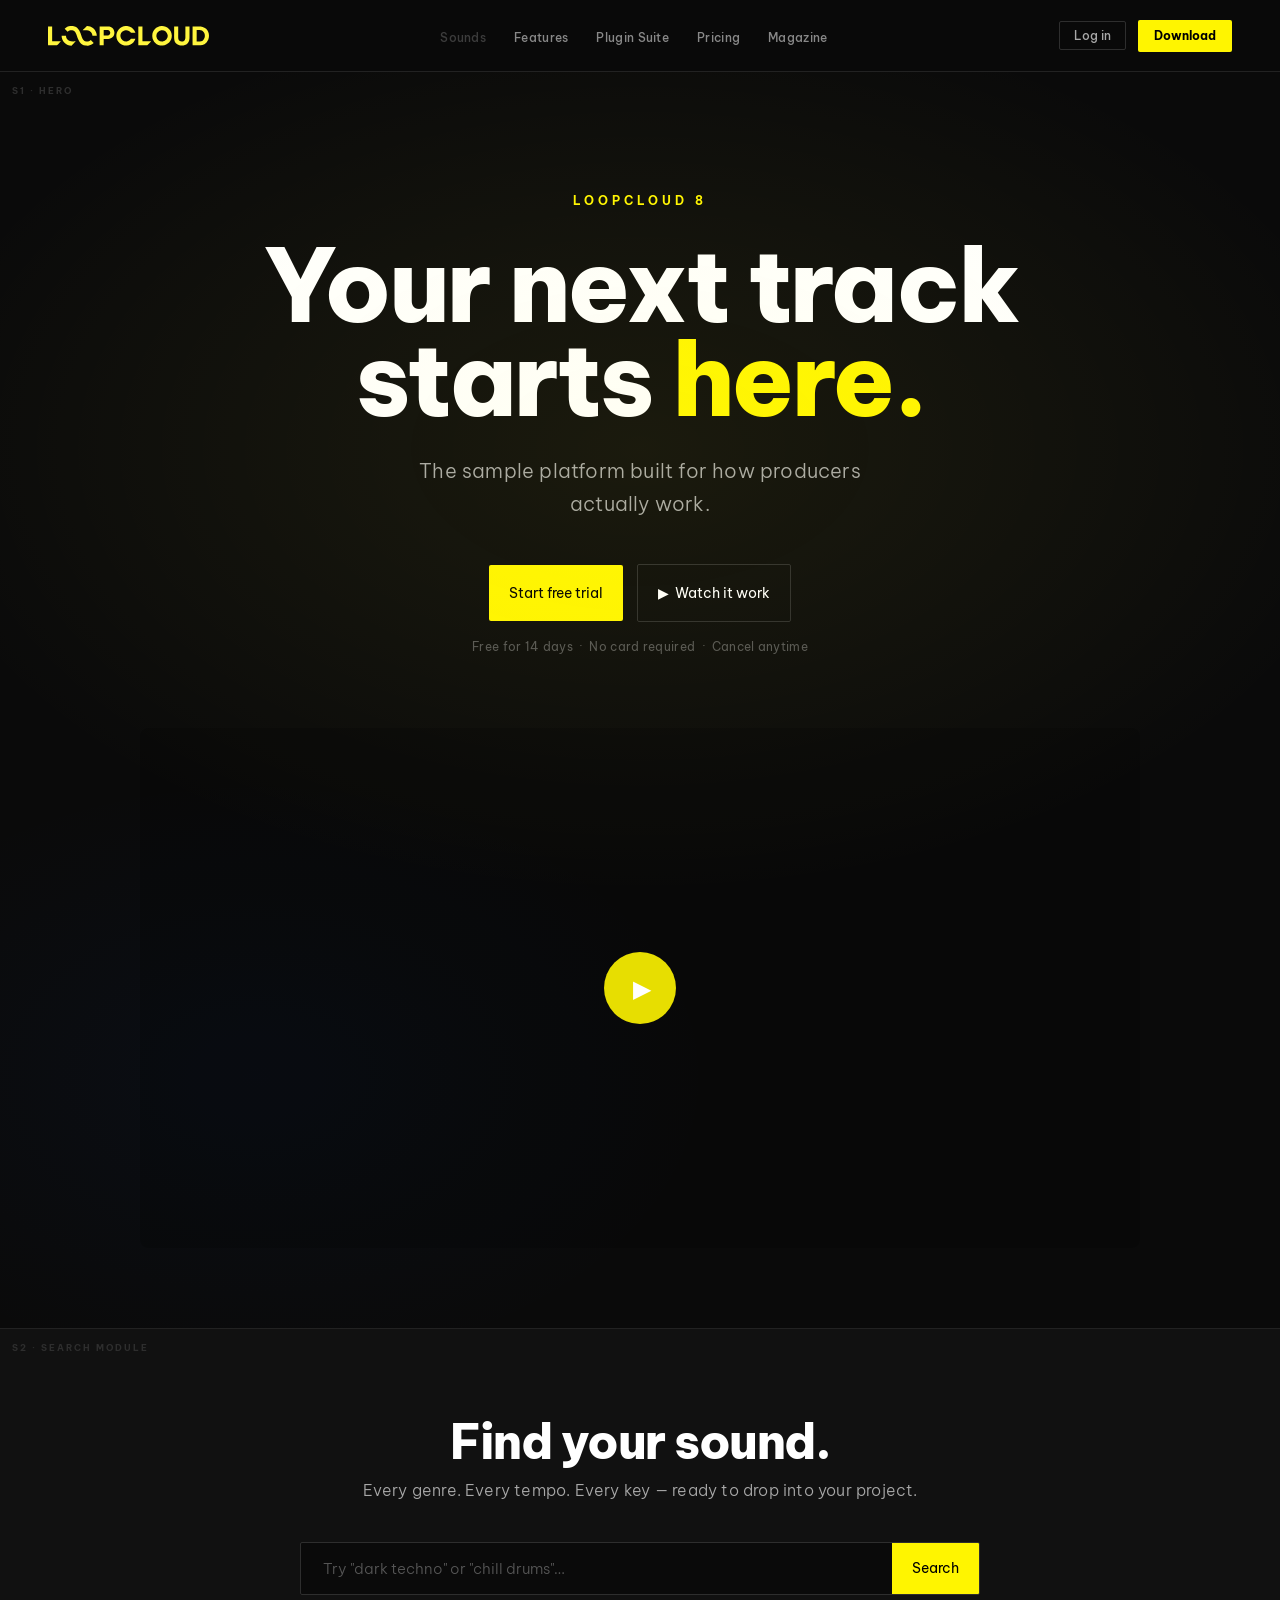
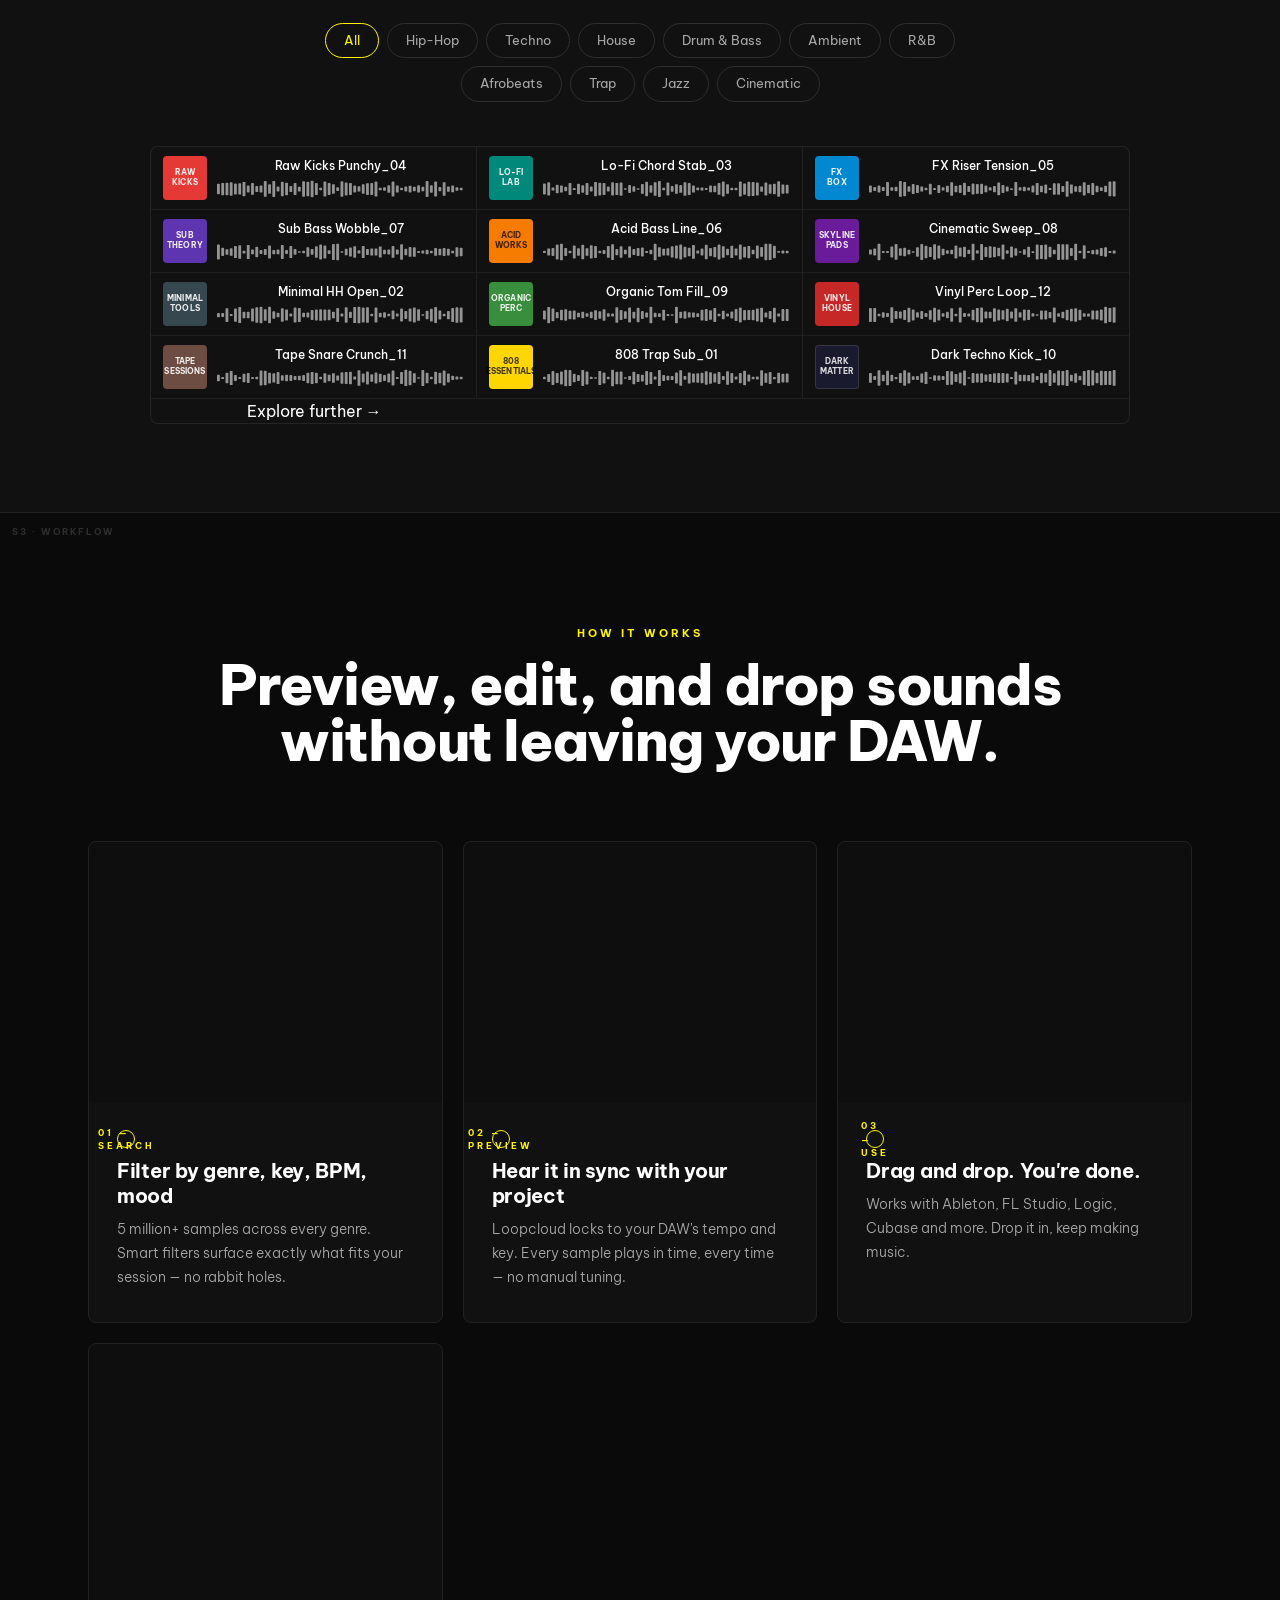
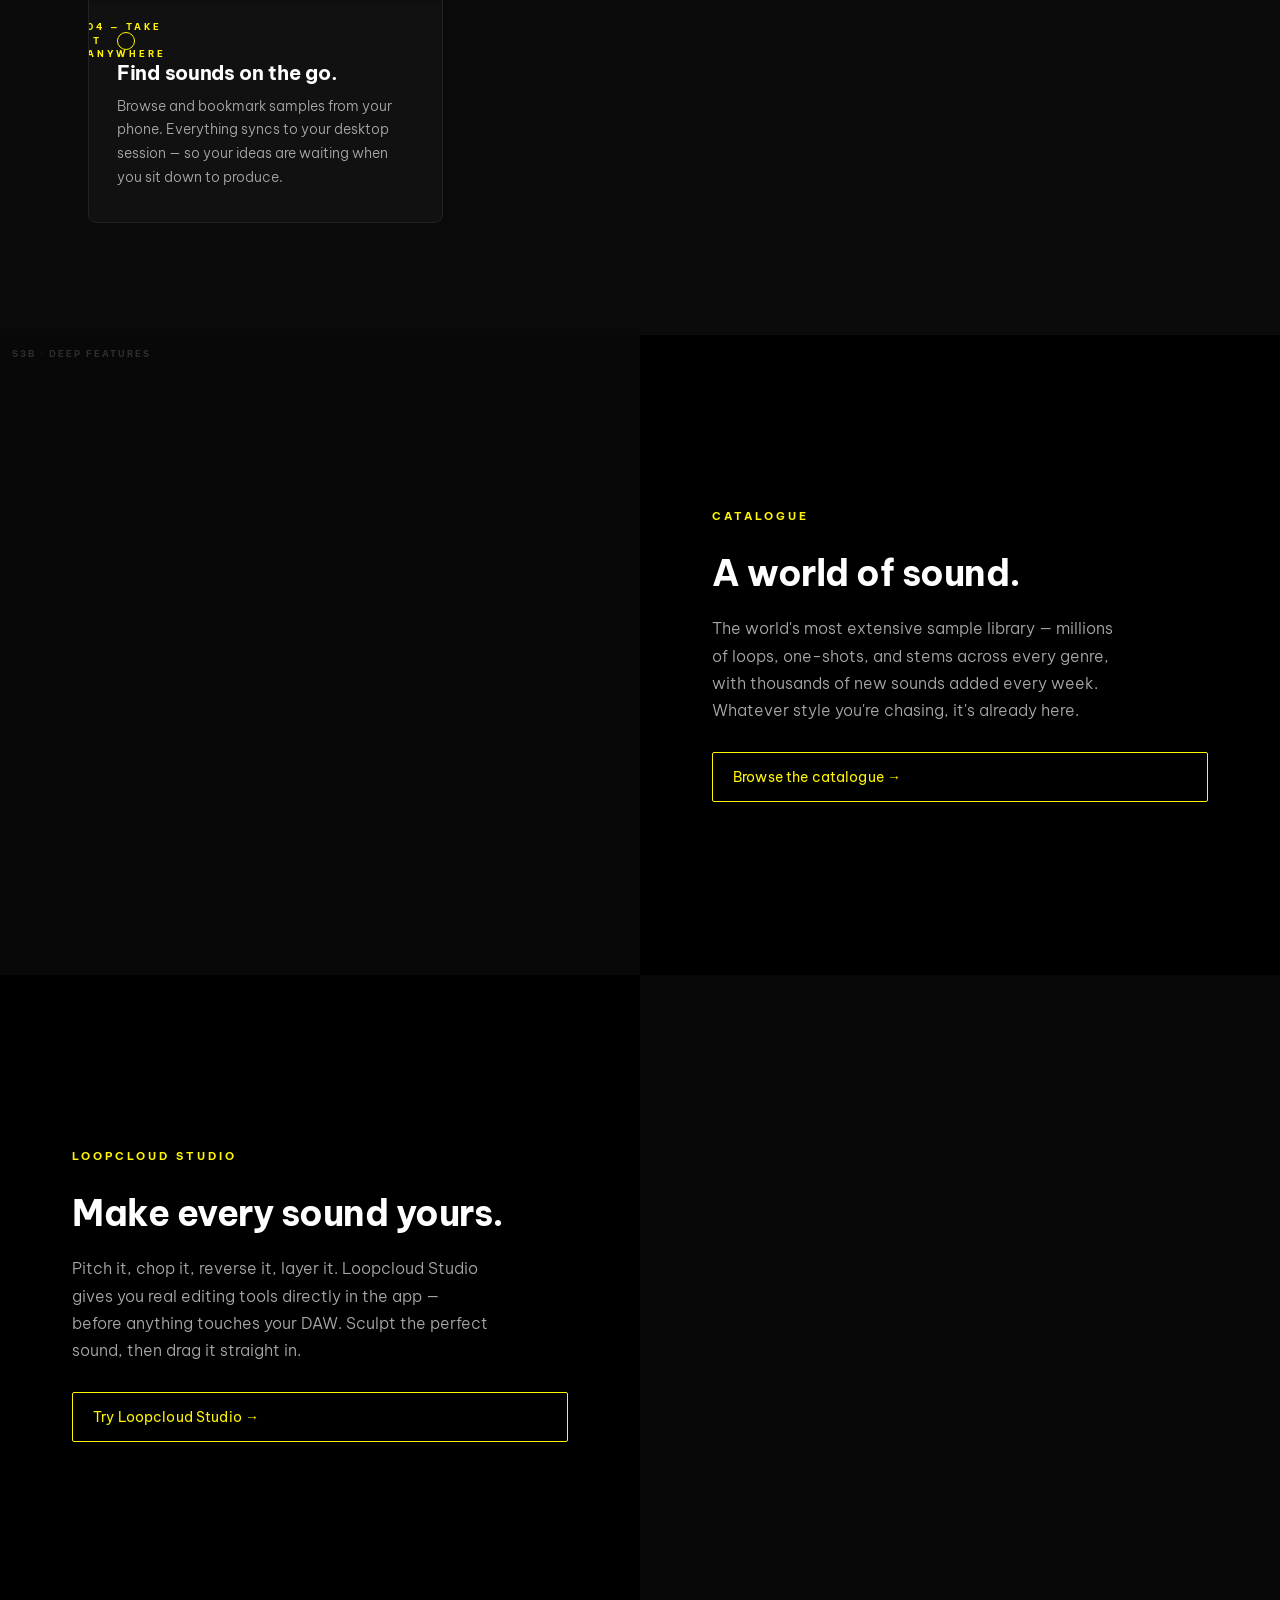
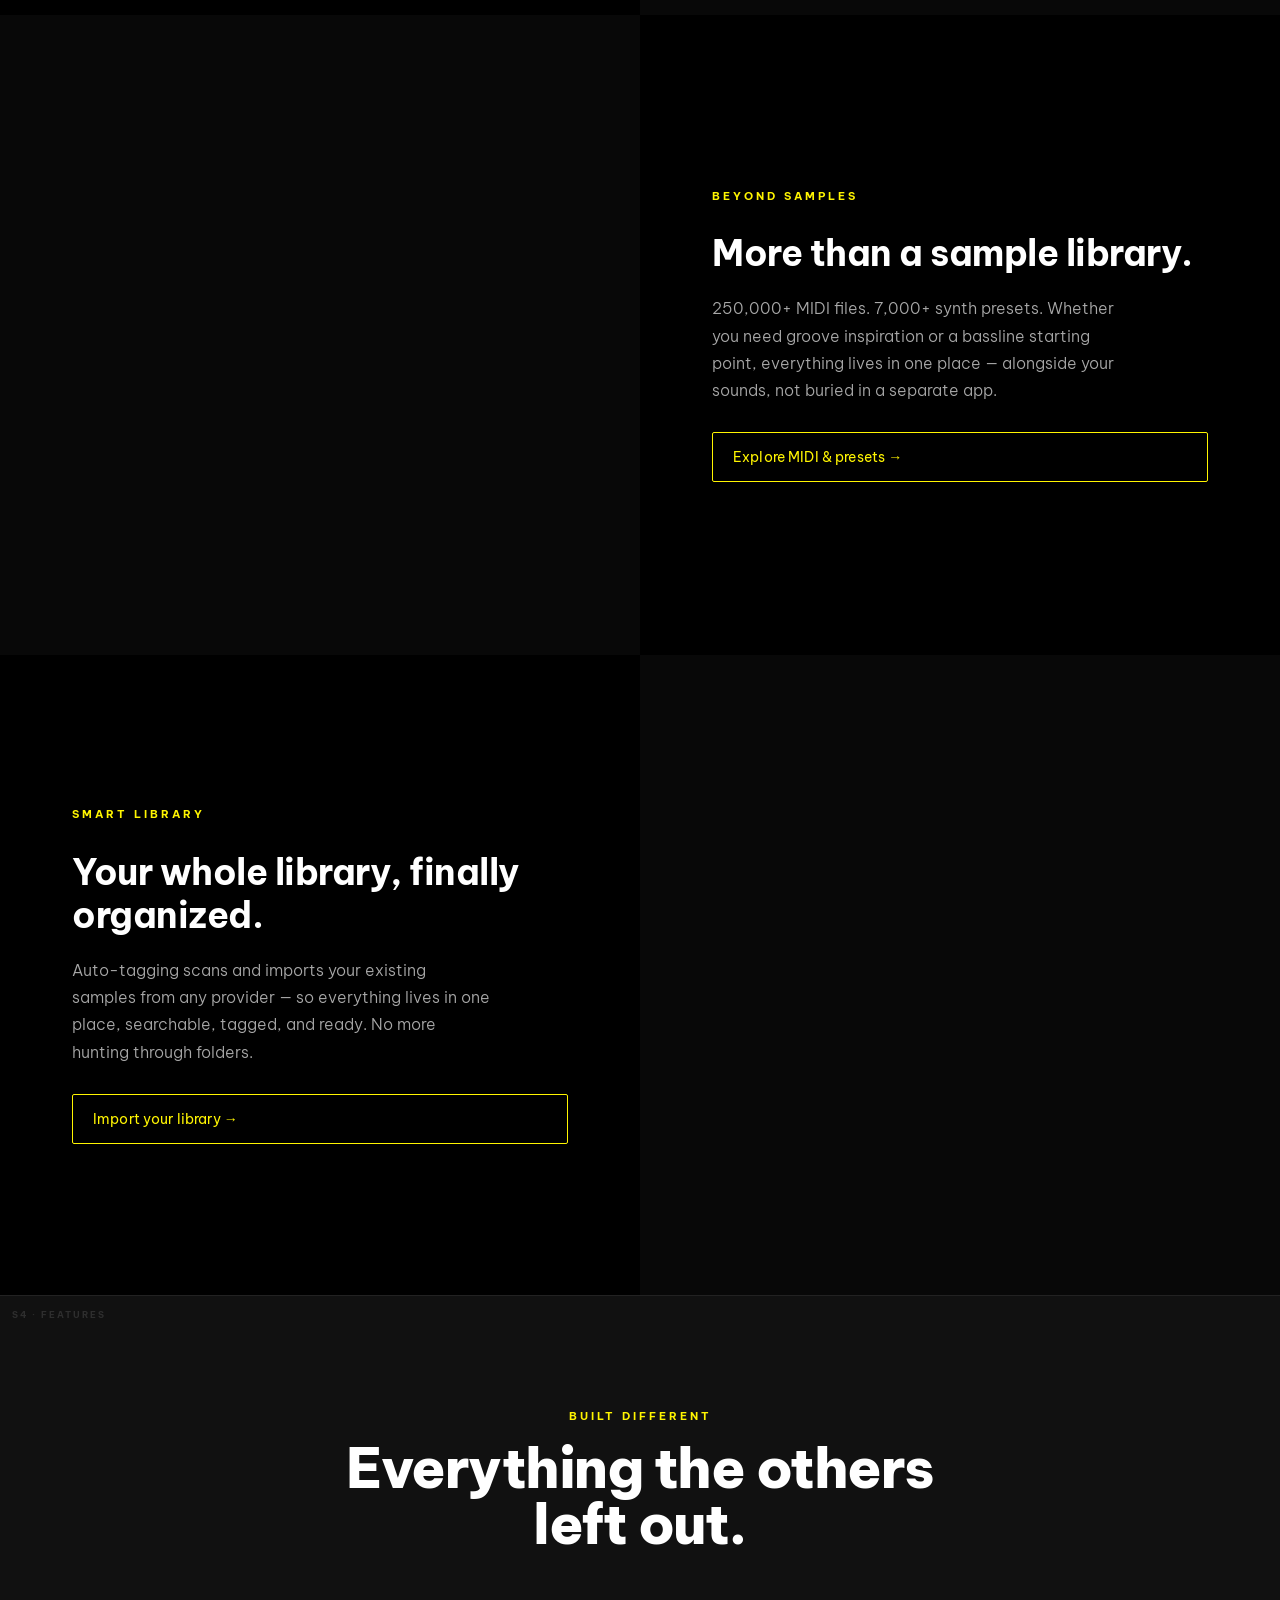
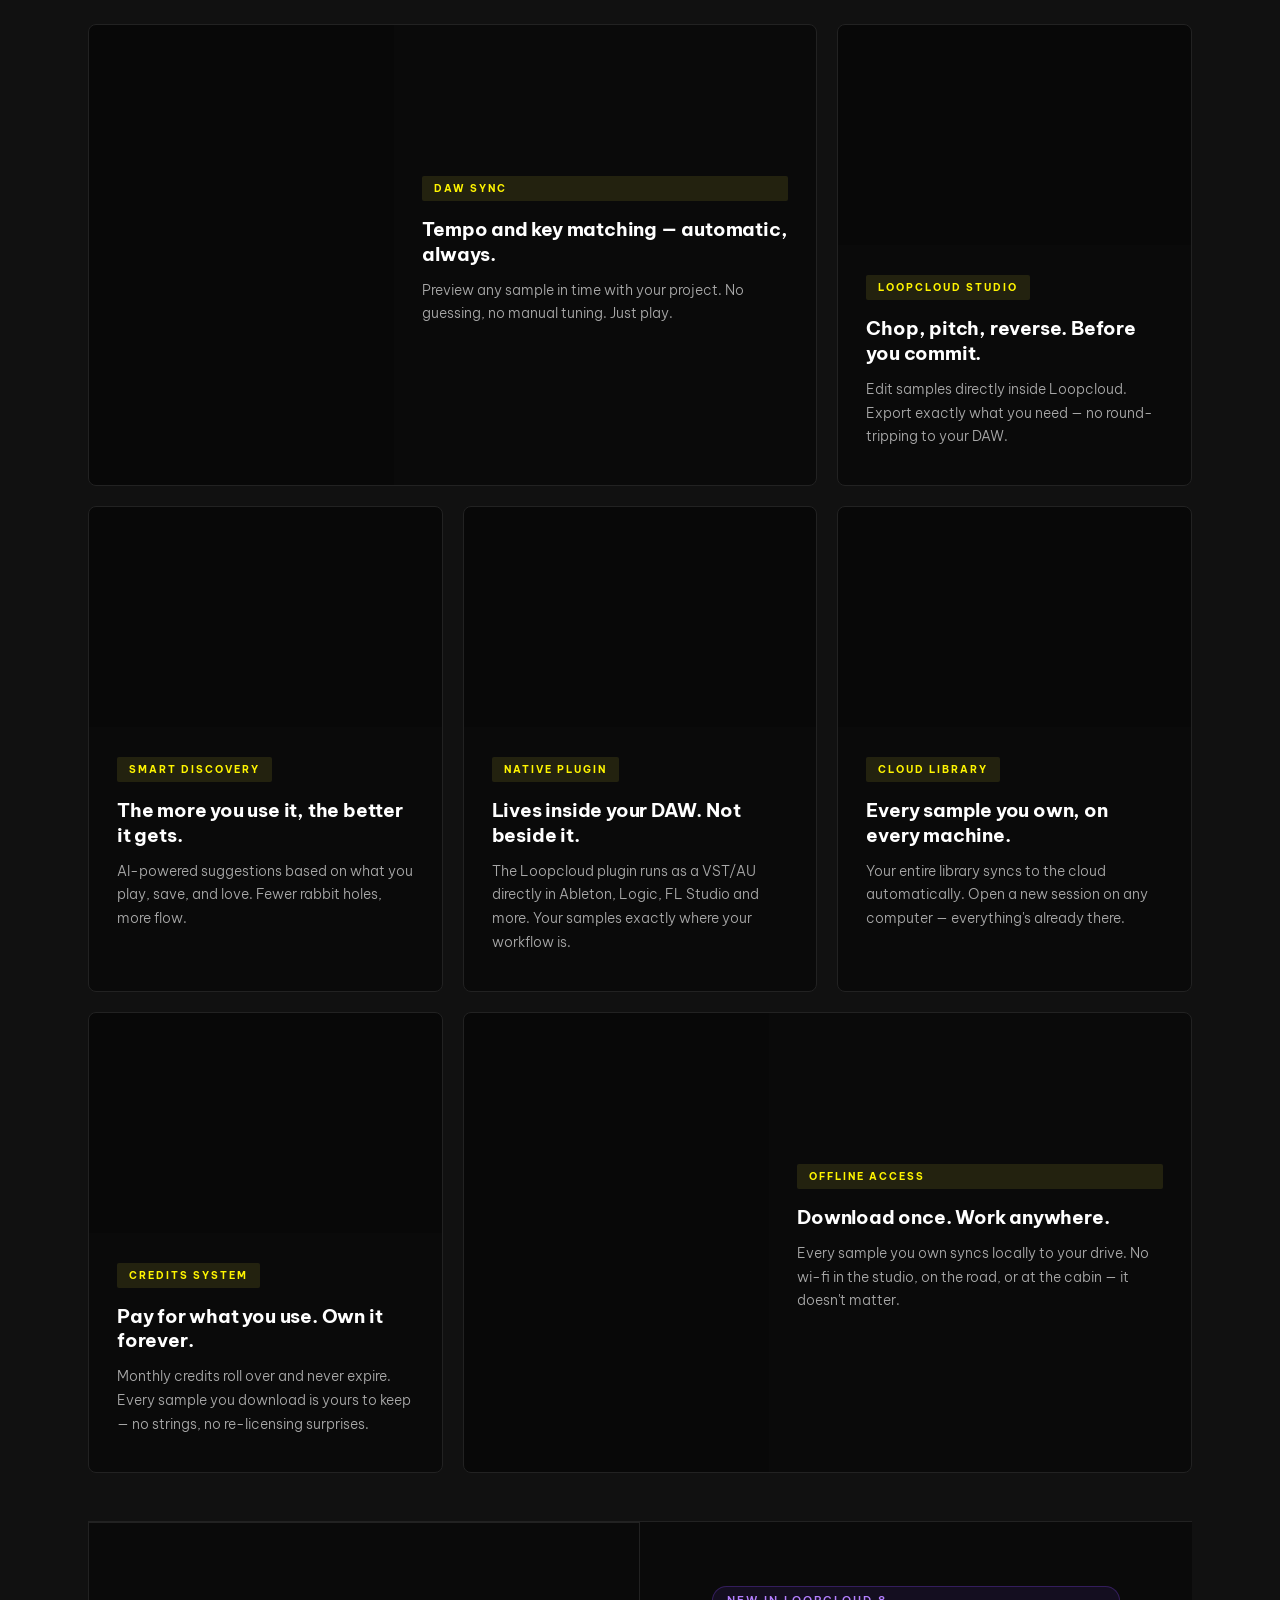
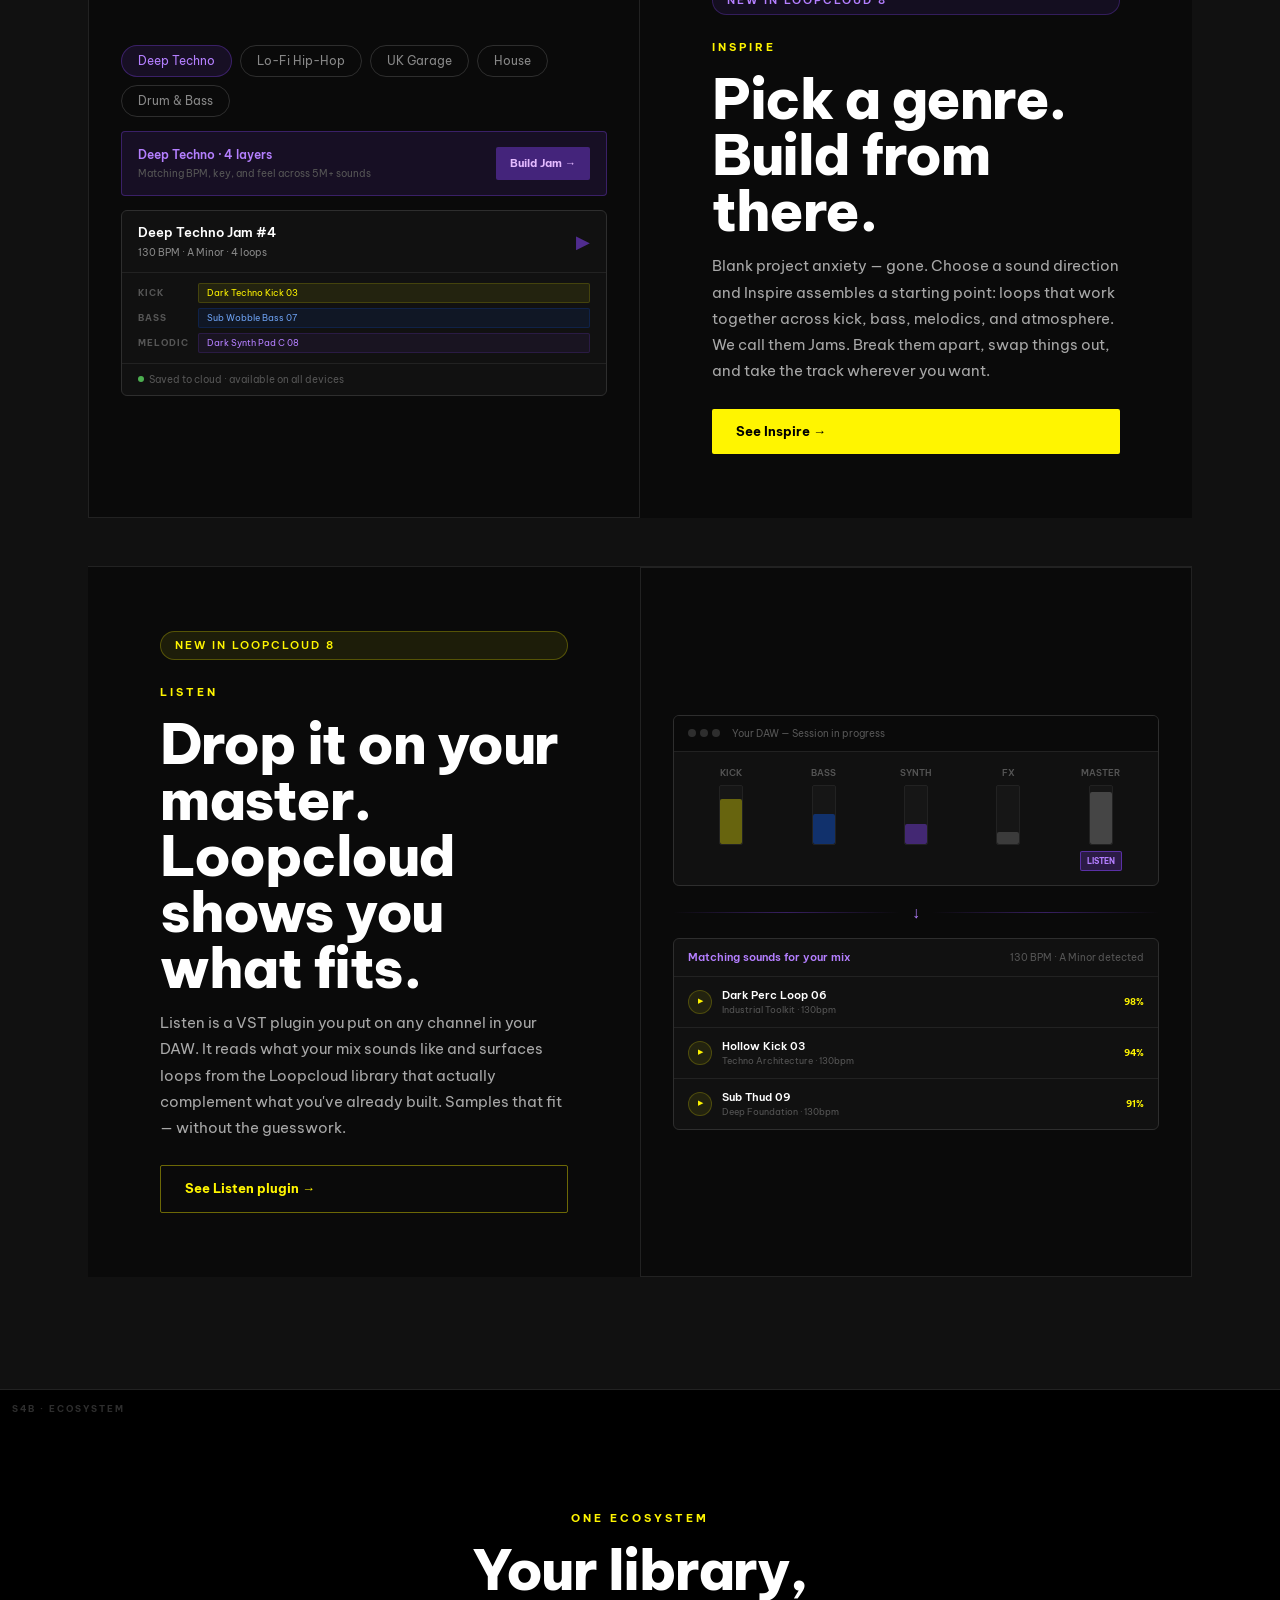
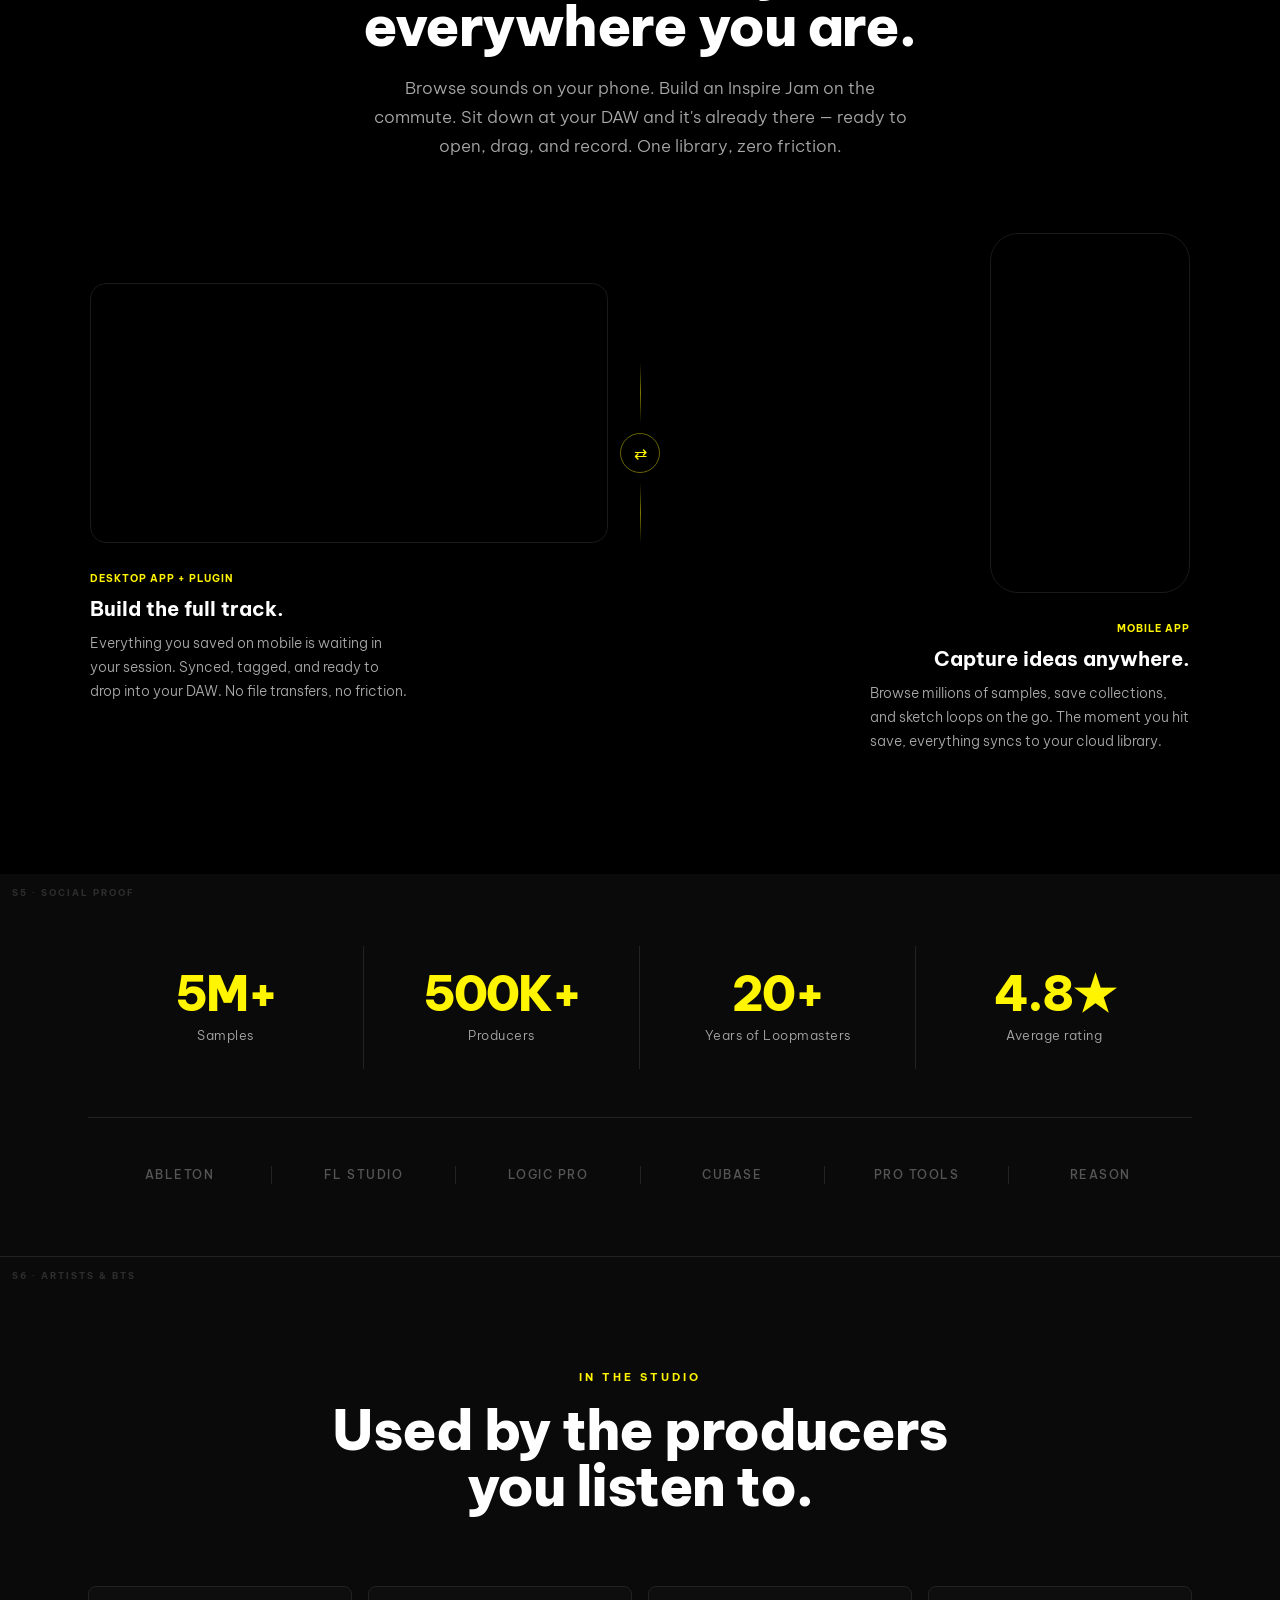
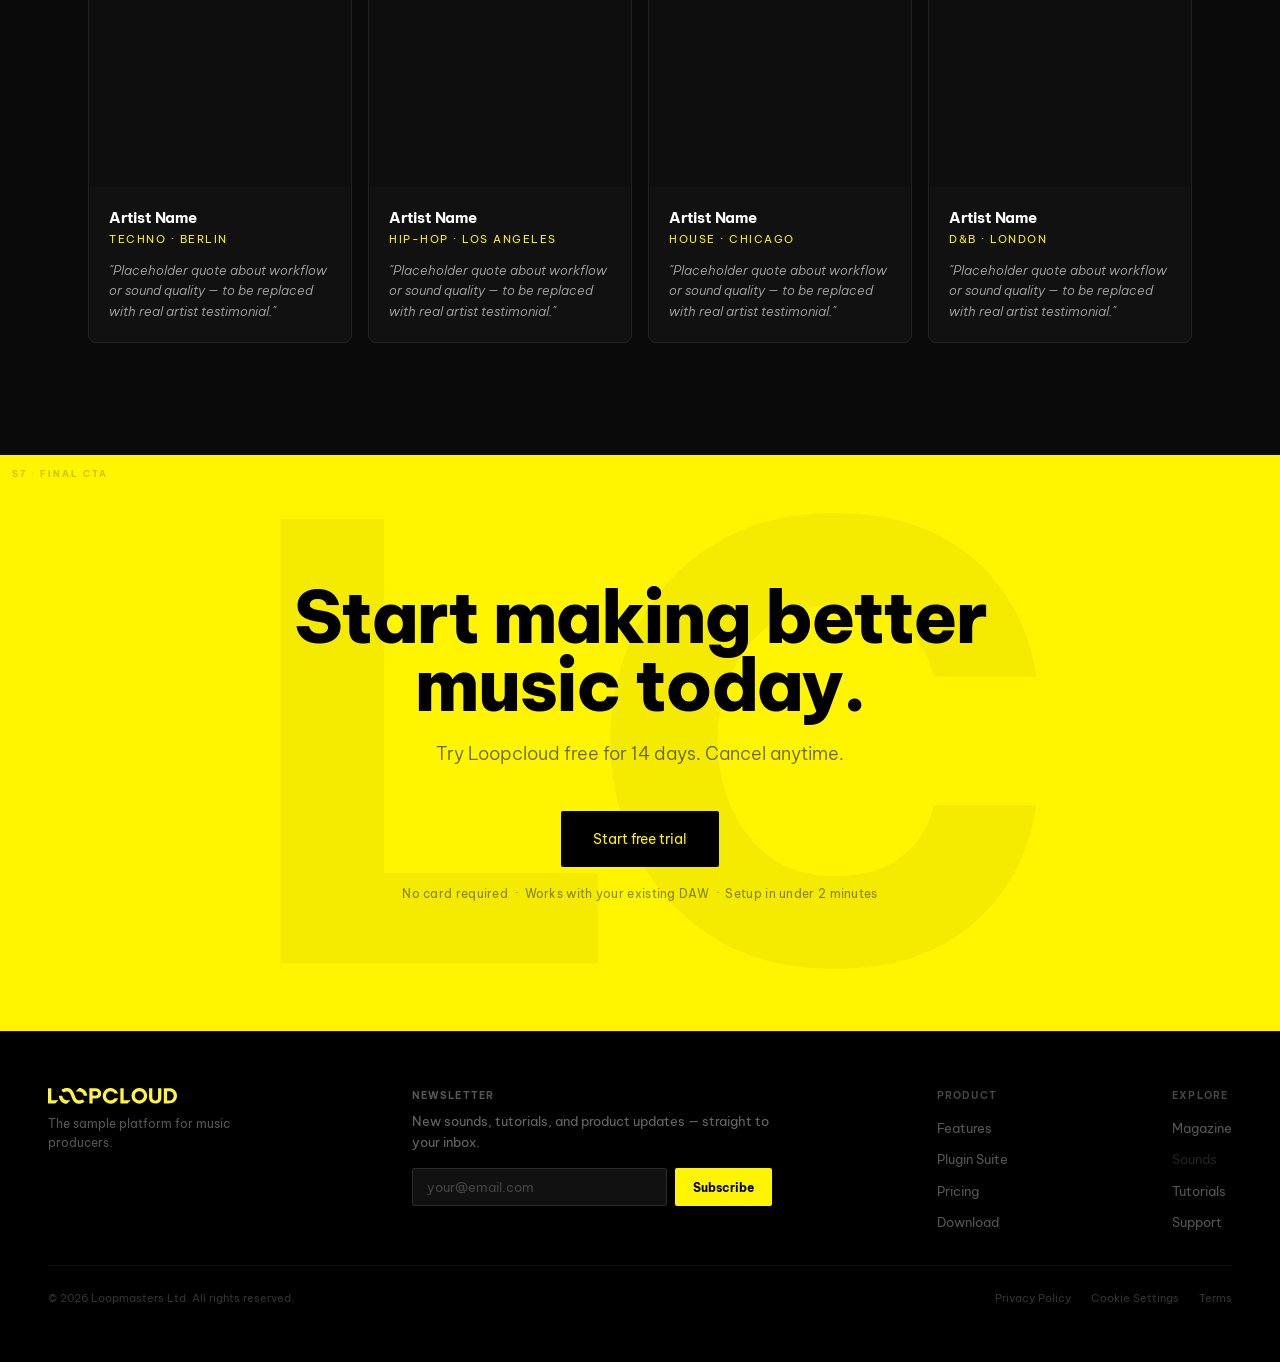
<file: lc8-landing-wireframe.html>
<!DOCTYPE html>
<html lang="en">
<head>
  <meta charset="UTF-8" />
  <meta name="viewport" content="width=device-width, initial-scale=1.0" />
  <title>LC8 Landing Page — Branded Wireframe</title>
  <link rel="preconnect" href="https://fonts.googleapis.com" />
  <link rel="preconnect" href="https://fonts.gstatic.com" crossorigin />
  <link href="https://fonts.googleapis.com/css2?family=Be+Vietnam+Pro:ital,wght@0,300;0,400;0,500;0,700;0,800;1,300;1,400;1,500&display=swap" rel="stylesheet" />
  <style>
    *, *::before, *::after { box-sizing: border-box; margin: 0; padding: 0; }

    :root {
      /* ── Figma design tokens (from get_design_context) ── */
      --main-brand:  #fff500;   /* var(--main/brand) */
      --main-black:  #000000;   /* var(--main/black) */
      --main-white:  #ffffff;
      --main-stone:  #D6D1CC;

      /* Radius scale from Figma */
      --radius-xxs:  2px;       /* buttons, chips, tags */
      --radius-xs:   4px;
      --radius-sm:   6px;
      --radius-md:   8px;

      /* Aliases for convenience */
      --yellow:    var(--main-brand);
      --black:     var(--main-black);
      --white:     var(--main-white);
      --stone:     var(--main-stone);

      /* Secondary palette */
      --blue:      #0D52D6;
      --concrete:  #A8A8A8;
      --pink:      #FF5959;

      /* UI surfaces */
      --bg:        #0a0a0a;
      --surface:   #111111;
      --surface2:  #161616;
      --border:    #222222;
      --border-lt: #2e2e2e;

      /* Text */
      --text:      #FFFFFF;
      --muted:     #888888;
      --muted-lt:  #555555;

      /* Placeholder */
      --ph:        #181818;
      --ph-border: #2a2a2a;

      /* Kept for legacy references */
      --radius:    var(--radius-xxs);
      --radius-lg: var(--radius-md);
      --max:       1200px;
      --font:      'Be Vietnam Pro', -apple-system, Helvetica, Arial, sans-serif;
    }

    html { scroll-behavior: smooth; }

    body {
      background: var(--bg);
      color: var(--text);
      font-family: var(--font);
      font-size: 16px;
      line-height: 1.5;
      font-weight: 400;
      -webkit-font-smoothing: antialiased;
    }

    /* ─── SHARED ─────────────────────────────────────── */
    .container {
      max-width: var(--max);
      margin: 0 auto;
      padding: 0 48px;
    }

    .ph {
      background: var(--ph);
      border: 1px dashed var(--ph-border);
      border-radius: var(--radius-md);
      display: flex;
      align-items: center;
      justify-content: center;
      color: var(--muted-lt);
      font-size: 12px;
      letter-spacing: 0.5px;
      text-align: center;
      padding: 16px;
      font-style: italic;
    }

    /* B&W image treatment — matches brand photography guidelines */
    .bw-img {
      width: 100%;
      height: 100%;
      object-fit: cover;
      display: block;
      filter: grayscale(100%) contrast(1.05) brightness(0.92);
    }
    .bw-img-wrap {
      overflow: hidden;
      position: relative;
    }
    /* Subtle dark overlay so text/UI remains readable over images */
    .bw-img-wrap::after {
      content: '';
      position: absolute;
      inset: 0;
      background: rgba(0,0,0,0.18);
      pointer-events: none;
    }

    .label {
      font-size: 11px;
      font-weight: 700;
      letter-spacing: 3px;
      text-transform: uppercase;
      color: var(--yellow);
      margin-bottom: 16px;
      display: block;
    }

    .divider {
      border: none;
      border-top: 1px solid var(--border);
    }

    /* ─── BUTTONS ─────────────────────────────────────── */
    /* ── Buttons — matched to Figma component (76:703) ── */
    /* Figma: Be Vietnam Pro Regular 14px / lh 24px / radius 2px  */
    /* Sizes: Tiny=24px, Small=32px, Medium=40px, Large=48px       */
    .btn {
      display: inline-flex;
      align-items: center;
      gap: 8px;
      font-family: var(--font);
      font-weight: 400;          /* Regular — matches Figma */
      font-size: 14px;           /* matches Figma body spec */
      line-height: 24px;
      border-radius: var(--radius-xxs);  /* 2px — matches Figma */
      cursor: pointer;
      transition: opacity 0.15s;
      text-decoration: none;
      border: none;
      padding: 12px 16px;        /* Medium: h=40px */
      letter-spacing: 0;
      white-space: nowrap;
    }
    .btn:hover { opacity: 0.85; }

    /* Primary — yellow bg, black text */
    .btn-primary    { background: var(--main-brand); color: var(--main-black); }

    /* Primary Large — h=48px, matches Figma Large size */
        .btn-secondary-lg {
      font-family: var(--font);
      font-weight: 400;
      font-size: 15px;
      line-height: 24px;
      border-radius: var(--radius-xxs);
      padding: 16px 20px;
      background: transparent;
      color: var(--main-white);
      border: 1px solid rgba(255,255,255,0.25);
      cursor: pointer;
      transition: border-color 0.15s, color 0.15s;
    }
    .btn-secondary-lg:hover { border-color: var(--main-white); }
        .btn-primary-lg {
      background: var(--main-brand);
      color: var(--main-black);
      font-size: 14px;
      padding: 16px 20px;        /* 48px total height */
    }

    /* Ghost / Secondary — border, white text */
    .btn-ghost {
      background: transparent;
      color: var(--white);
      border: 1px solid var(--border-lt);
    }
    .btn-ghost-lg {
      background: transparent;
      color: var(--white);
      border: 1px solid var(--border-lt);
      padding: 16px 20px;
    }
    .btn-text {
      background: none;
      border: none;
      color: var(--muted);
      font-family: var(--font);
      font-size: 14px;
      line-height: 24px;
      cursor: pointer;
      padding: 0;
    }

    /* ─── NAV ─────────────────────────────────────────── */
    
    
    
    
    
    
    
    

    /* ─── S1: HERO ────────────────────────────────────── */
    #hero {
      min-height: 100vh;
      display: flex;
      flex-direction: column;
      align-items: center;
      justify-content: center;
      text-align: center;
      padding: 120px 48px 80px;
      position: relative;
      overflow: hidden;
    }
    #hero::before {
      content: '';
      position: absolute;
      inset: 0;
      background:
        radial-gradient(ellipse 90% 55% at 50% 30%, rgba(255,245,62,0.07) 0%, transparent 65%),
        radial-gradient(ellipse 60% 40% at 20% 80%, rgba(13,82,214,0.05) 0%, transparent 60%);
      pointer-events: none;
    }
    .hero-kicker {
      font-size: 12px;
      font-weight: 700;
      letter-spacing: 4px;
      text-transform: uppercase;
      color: var(--yellow);
      margin-bottom: 28px;
    }
    .hero-h1 {
      font-size: clamp(56px, 8vw, 104px);
      font-weight: 800;
      line-height: 0.92;
      letter-spacing: -3px;
      color: var(--white);
      margin-bottom: 28px;
      max-width: 960px;
    }
    .hero-h1 em {
      font-style: normal;
      color: var(--yellow);
    }
    .hero-sub {
      font-size: clamp(17px, 2vw, 20px);
      font-weight: 300;
      color: var(--concrete);
      max-width: 520px;
      margin-bottom: 44px;
      line-height: 1.65;
      letter-spacing: 0.2px;
    }
    .hero-actions {
      display: flex;
      gap: 14px;
      align-items: center;
      margin-bottom: 16px;
    }
    .hero-fine {
      font-size: 12px;
      color: var(--muted-lt);
      letter-spacing: 0.3px;
      margin-bottom: 72px;
    }
    .hero-media {
      width: 100%;
      max-width: 1000px;
      height: 520px;
      position: relative;
    }

    /* ─── S2: SEARCH MODULE ───────────────────────────── */
    #search {
      background: var(--surface);
      border-top: 1px solid var(--border);
      border-bottom: 1px solid var(--border);
      padding: 88px 0;
    }
    .search-wrap {
      text-align: center;
    }
    .search-h2 {
      font-size: clamp(32px, 4vw, 48px);
      font-weight: 800;
      letter-spacing: -1.5px;
      margin-bottom: 10px;
      line-height: 1.05;
    }
    .search-sub {
      font-size: 16px;
      font-weight: 300;
      color: var(--concrete);
      margin-bottom: 40px;
      letter-spacing: 0.2px;
    }
    .search-bar {
      display: flex;
      max-width: 680px;
      margin: 0 auto 28px;
      background: var(--bg);
      border: 1px solid var(--border-lt);
      border-radius: var(--radius-xxs);
      overflow: hidden;
      transition: border-color 0.15s;
    }
    .search-bar:focus-within {
      border-color: var(--yellow);
    }
    .search-bar input {
      flex: 1;
      background: none;
      border: none;
      color: var(--white);
      font-family: var(--font);
      font-size: 15px;
      font-weight: 300;
      padding: 16px 22px;
      outline: none;
    }
    .search-bar input::placeholder { color: var(--muted-lt); }
    .search-bar button {
      background: var(--main-brand);
      border: none;
      color: var(--main-black);
      font-family: var(--font);
      font-weight: 400;
      font-size: 14px;
      letter-spacing: 0;
      padding: 0 20px;
      cursor: pointer;
    }
    .chips {
      display: flex;
      flex-wrap: wrap;
      justify-content: center;
      gap: 8px;
      max-width: 680px;
      margin: 0 auto 44px;
    }
    .chip {
      background: transparent;
      border: 1px solid var(--border-lt);
      color: var(--concrete);
      border-radius: 100px;
      padding: 7px 18px;
      font-family: var(--font);
      font-size: 13px;
      font-weight: 400;
      cursor: pointer;
      transition: all 0.15s;
    }
    .chip:hover { border-color: var(--yellow); color: var(--yellow); }
    .chip.on { border-color: var(--yellow); color: var(--yellow); }
    .search-results {
      width: 100%;
      max-width: 980px;
      margin: 0 auto;
    }
    .sample-grid {
      width: 100%;
      background: #111;
      border-radius: var(--radius-md);
      overflow: hidden;
      display: grid;
      grid-template-columns: repeat(3, 1fr);
      border: 1px solid rgba(255,255,255,0.08);
      margin-top: 0;
    }
    .sample-row {
      display: flex;
      align-items: center;
      gap: 10px;
      padding: 9px 12px;
      border-bottom: 1px solid rgba(255,255,255,0.06);
      border-right: 1px solid rgba(255,255,255,0.06);
      cursor: pointer;
      transition: background 0.15s;
    }
    .sample-row:hover { background: rgba(255,255,255,0.05); }
    .sample-row:nth-child(3n) { border-right: none; }
    .sample-thumb {
      width: 44px;
      height: 44px;
      border-radius: 4px;
      flex-shrink: 0;
      display: flex;
      align-items: center;
      justify-content: center;
      font-size: 8px;
      font-weight: 700;
      text-align: center;
      line-height: 1.2;
      padding: 4px;
      letter-spacing: 0.02em;
      text-transform: uppercase;
    }
    .sample-info {
      flex: 1;
      min-width: 0;
    }
    .sample-name {
      font-family: var(--font);
      font-size: 12px;
      color: #fff;
      font-weight: 500;
      white-space: nowrap;
      overflow: hidden;
      text-overflow: ellipsis;
      margin-bottom: 5px;
    }
    .sample-wave { display: block; width: 100%; }
    .sample-
    .sample-footer span {
      font-family: var(--font);
      font-size: 13px;
      color: rgba(255,255,255,0.55);
      cursor: pointer;
      letter-spacing: 0.01em;
    }
    .sample-footer span:hover { color: var(--main-brand); }

    /* ─── S3b: ALTERNATING FEATURES ──────────────────── */
    #deep-features {
      padding: 0;
    }
    .alt-features {
      display: flex;
      flex-direction: column;
    }
    .alt-row {
      display: grid;
      grid-template-columns: 1fr 1fr;
      min-height: 480px;
    }
    .alt-row-full {
      display: grid;
      grid-template-columns: 1fr 1fr;
      min-height: 520px;
      border-top: 1px solid var(--border);
      margin-top: 48px;
    }
    .alt-row-full-rev { direction: rtl; }
    .alt-row-full-rev > * { direction: ltr; }
    .alt-row-full .alt-media { background: var(--surface2); display: flex; flex-direction: column; justify-content: center; gap: 14px; padding: 56px 48px; }
    .alt-row-full .feat-body { background: var(--bg); display: flex; flex-direction: column; justify-content: center; padding: 64px 72px; }
    .alt-row-reverse {
      direction: rtl;
    }
    .alt-row-reverse > * {
      direction: ltr;
    }
    .alt-media {
      width: 100%;
      height: 100%;
      min-height: 400px;
    }
    .alt-body {
      display: flex;
      flex-direction: column;
      justify-content: center;
      padding: 64px 72px;
      background: var(--main-black);
    }
    .alt-h2 {
      font-size: 36px;
      font-weight: 700;
      line-height: 1.2;
      letter-spacing: -0.5px;
      margin: 12px 0 20px;
    }
    .alt-p {
      font-size: 16px;
      font-weight: 300;
      line-height: 1.7;
      color: var(--concrete);
      max-width: 420px;
    }

        .btn-alt-feature {
      margin-top: 28px;
      display: inline-flex;
      align-items: center;
      gap: 6px;
      background: transparent;
      color: var(--main-brand);
      border: 1px solid var(--main-brand);
      border-radius: var(--radius-xxs);
      font-family: var(--font);
      font-size: 14px;
      font-weight: 400;
      padding: 12px 20px;
      cursor: pointer;
      letter-spacing: 0.01em;
      transition: background 0.15s, color 0.15s;
    }
    .btn-alt-feature:hover {
      background: var(--main-brand);
      color: var(--main-black);
    }

        /* ─── S3: WORKFLOW ────────────────────────────────── */
    #workflow {
      padding: 112px 0;
    }
    .section-head {
      text-align: center;
      margin-bottom: 72px;
    }
    .section-h2 {
      font-size: clamp(36px, 4.5vw, 56px);
      font-weight: 800;
      letter-spacing: -1.5px;
      line-height: 1.0;
      margin-bottom: 0;
    }
    .steps {
      display: grid;
      grid-template-columns: repeat(3, 1fr);
      gap: 20px;
    }
    .step {
      background: var(--surface);
      border: 1px solid var(--border);
      border-radius: var(--radius-lg);
      overflow: hidden;
      transition: border-color 0.2s;
    }
    .step:hover { border-color: var(--border-lt); }
    .step-media { height: 260px; }
    .step-body { padding: 28px 28px 32px; }
    .step-num {
      font-size: 10px;
      font-weight: 700;
      letter-spacing: 3px;
      text-transform: uppercase;
      color: var(--yellow);
      margin-bottom: 10px;
      display: block;
    }
    .step-h3 {
      font-size: 20px;
      font-weight: 700;
      line-height: 1.25;
      margin-bottom: 10px;
      letter-spacing: -0.3px;
    }
    .step-p {
      font-size: 14px;
      font-weight: 300;
      color: var(--concrete);
      line-height: 1.7;
    }

    /* ─── ECOSYSTEM ────────────────────────────────── */
    #ecosystem {
      padding: 120px 0;
      background: var(--main-black);
      overflow: hidden;
    }
    .eco-head {
      text-align: center;
      margin-bottom: 72px;
    }
    .eco-head .section-h2 {
      margin-top: 12px;
      margin-bottom: 20px;
    }
    .eco-lead {
      font-size: 17px;
      font-weight: 300;
      color: var(--concrete);
      max-width: 540px;
      margin: 0 auto;
      line-height: 1.7;
    }
    .eco-panels {
      display: grid;
      grid-template-columns: 1fr 64px 1fr;
      align-items: center;
      gap: 0;
      max-width: 1100px;
      margin: 0 auto;
    }
    .eco-panel {
      display: flex;
      flex-direction: column;
    }
    .eco-panel-desktop { align-items: flex-start; }
    .eco-panel-mobile  { align-items: flex-end; }

    /* device frames */
    .eco-device {
      border-radius: 16px;
      overflow: hidden;
      border: 1px solid rgba(255,255,255,0.1);
      margin-bottom: 28px;
    }
    .eco-device-mobile {
      width: 200px;
      height: 360px;
      border-radius: 28px;
    }
    .eco-device-desktop {
      width: 100%;
      height: 260px;
    }

    /* connector */
    .eco-connector {
      display: flex;
      flex-direction: column;
      align-items: center;
      justify-content: center;
      gap: 10px;
      padding-bottom: 80px;
    }
    .eco-connector-line {
      width: 1px;
      height: 60px;
      background: linear-gradient(to bottom, transparent, rgba(255,245,0,0.5), transparent);
    }
    .eco-sync-badge {
      width: 40px;
      height: 40px;
      border-radius: 50%;
      border: 1px solid rgba(255,245,0,0.4);
      display: flex;
      align-items: center;
      justify-content: center;
      font-size: 16px;
      color: var(--main-brand);
    }
    .eco-connector-line-bottom {
      width: 1px;
      height: 60px;
      background: linear-gradient(to bottom, transparent, rgba(255,245,0,0.5), transparent);
    }

    /* panel copy */
    .eco-device-tag {
      display: inline-block;
      font-size: 10px;
      font-weight: 700;
      letter-spacing: 0.1em;
      text-transform: uppercase;
      color: var(--main-brand);
      margin-bottom: 10px;
    }
    .eco-panel-h3 {
      font-size: 20px;
      font-weight: 700;
      margin-bottom: 10px;
      line-height: 1.3;
    }
    .eco-panel-p {
      font-size: 14px;
      font-weight: 300;
      color: var(--concrete);
      line-height: 1.7;
      max-width: 320px;
    }

    /* ─── S4: FEATURES ────────────────────────────────── */
    #features {
      background: var(--surface);
      border-top: 1px solid var(--border);
      border-bottom: 1px solid var(--border);
      padding: 112px 0;
    }
    .features-grid {
      display: grid;
      grid-template-columns: repeat(3, 1fr);
      gap: 20px;
      margin-top: 72px;
    }
    .feat {
      background: var(--bg);
      border: 1px solid var(--border);
      border-radius: var(--radius-lg);
      overflow: hidden;
      display: flex;
      flex-direction: column;
    }
    .feat-wide {
      grid-column: span 2;
      flex-direction: row;
    }
    .feat-wide .feat-media {
      width: 42%;
      min-width: 42%;
      height: auto;
      min-height: 240px;
    }
    .feat-wide .feat-body {
      display: flex;
      flex-direction: column;
      justify-content: center;
    }
    .feat-media { height: 220px; }
    .feat-body { padding: 28px 28px 36px; }
    .feat-tag {
      display: inline-block;
      background: rgba(255,245,62,0.1);
      color: var(--yellow);
      font-size: 10px;
      font-weight: 700;
      letter-spacing: 2px;
      text-transform: uppercase;
      padding: 5px 12px;
      border-radius: 2px;
      margin-bottom: 16px;
    }
    .feat-h3 {
      font-size: 19px;
      font-weight: 700;
      line-height: 1.3;
      margin-bottom: 12px;
      letter-spacing: -0.2px;
    }
    .feat-p {
      font-size: 14px;
      font-weight: 300;
      color: var(--concrete);
      line-height: 1.7;
    }

    /* ─── S5: STATS ───────────────────────────────────── */
    #stats {
      padding: 72px 0;
      border-bottom: 1px solid var(--border);
    }
    .stats-grid {
      display: grid;
      grid-template-columns: repeat(4, 1fr);
      gap: 0;
      text-align: center;
    }
    .stat {
      padding: 24px;
      border-right: 1px solid var(--border);
    }
    .stat:last-child { border-right: none; }
    .stat-val {
      font-size: 48px;
      font-weight: 800;
      letter-spacing: -2px;
      color: var(--yellow);
      line-height: 1;
      margin-bottom: 8px;
    }
    .stat-lbl {
      font-size: 13px;
      font-weight: 300;
      color: var(--concrete);
      letter-spacing: 0.5px;
    }
    .daws {
      display: flex;
      justify-content: center;
      align-items: center;
      gap: 0;
      margin-top: 48px;
      border-top: 1px solid var(--border);
      padding-top: 48px;
    }
    .daw {
      flex: 1;
      text-align: center;
      padding: 0 24px;
      border-right: 1px solid var(--border);
      font-size: 12px;
      font-weight: 500;
      color: var(--muted-lt);
      letter-spacing: 1.5px;
      text-transform: uppercase;
    }
    .daw:last-child { border-right: none; }

    /* ─── S6: ARTISTS ─────────────────────────────────── */
    #artists {
      padding: 112px 0;
    }
    .artists-grid {
      display: grid;
      grid-template-columns: repeat(4, 1fr);
      gap: 16px;
      margin-top: 64px;
    }
    .artist {
      background: var(--surface);
      border: 1px solid var(--border);
      border-radius: var(--radius-lg);
      overflow: hidden;
    }
    .artist-img { height: 200px; }
    .artist-body { padding: 20px; }
    .artist-name {
      font-size: 15px;
      font-weight: 700;
      margin-bottom: 2px;
      letter-spacing: -0.2px;
    }
    .artist-genre {
      font-size: 11px;
      font-weight: 400;
      color: var(--yellow);
      text-transform: uppercase;
      letter-spacing: 1.5px;
      margin-bottom: 12px;
    }
    .artist-quote {
      font-size: 13px;
      font-weight: 300;
      color: var(--concrete);
      line-height: 1.6;
      font-style: italic;
    }

    /* ─── S7: FINAL CTA ───────────────────────────────── */
    #cta {
      background: var(--yellow);
      padding: 128px 48px;
      text-align: center;
      position: relative;
      overflow: hidden;
    }
    #cta::before {
      content: 'LC';
      position: absolute;
      font-size: 600px;
      font-weight: 800;
      color: rgba(0,0,0,0.04);
      top: 50%;
      left: 50%;
      transform: translate(-50%,-50%);
      pointer-events: none;
      letter-spacing: -20px;
      line-height: 1;
    }
    .cta-h2 {
      font-size: clamp(40px, 6vw, 72px);
      font-weight: 800;
      letter-spacing: -2px;
      line-height: 0.95;
      color: var(--black);
      margin-bottom: 20px;
      position: relative;
    }
    .cta-sub {
      font-size: 18px;
      font-weight: 300;
      color: rgba(0,0,0,0.6);
      margin-bottom: 44px;
      position: relative;
    }
    .btn-cta-dark {
      background: var(--main-black);
      color: var(--main-brand);
      font-family: var(--font);
      font-weight: 400;
      font-size: 14px;
      line-height: 24px;
      padding: 16px 32px;
      border-radius: var(--radius-xxs);
      border: none;
      cursor: pointer;
      position: relative;
    }
    .cta-note {
      font-size: 12px;
      color: rgba(0,0,0,0.45);
      margin-top: 18px;
      letter-spacing: 0.3px;
      position: relative;
    }

    /* ─── FOOTER ──────────────────────────────────────── */

    /* ─── SECTION TAGS (wireframe annotation) ─────────── */
    .s-tag {
      position: absolute;
      top: 12px;
      left: 12px;
      font-size: 9px;
      font-weight: 700;
      letter-spacing: 2px;
      text-transform: uppercase;
      color: var(--border-lt);
      pointer-events: none;
      z-index: 10;
    }
    section { position: relative; }
  </style>
  <link rel="stylesheet" href="styles.css">
</head>
<body>

  <!-- ── NAV ── -->
  <nav>
  <a href="lc8-landing-wireframe.html" class="nav-logo"><img src="lc8-logo.svg" alt="Loopcloud" style="height:20px;width:auto;display:block"></a>
  <ul class="nav-links">
    <li><a href="#" style="pointer-events:none;opacity:.4;cursor:default">Sounds</a></li>
    <li><a href="lc8-features-wireframe.html">Features</a></li>
    <li><a href="lc8-plugin-suite-wireframe.html">Plugin Suite</a></li>
    <li><a href="lc8-subscription-wireframe.html">Pricing</a></li>
    <li><a href="lc8-magazine-wireframe.html">Magazine</a></li>
  </ul>
  <div class="nav-actions">
    <a href="lc8-login-wireframe.html" style="text-decoration:none"><button class="nav-login">Log in</button></a>
    <a href="lc8-download-wireframe.html" class="nav-cta">Download</a>
  </div>
</nav>

  <!-- ── S1: HERO ── -->
  <section id="hero">
    <span class="s-tag">S1 · Hero</span>
    <p class="hero-kicker">Loopcloud 8</p>
    <h1 class="hero-h1">Your next track<br>starts <em>here.</em></h1>
    <p class="hero-sub">The sample platform built for how producers actually work.</p>
    <div class="hero-actions">
      <a href="lc8-subscription-wireframe.html" style="text-decoration:none"><button class="btn btn-primary-lg">Start free trial</button></a>
      <button class="btn btn-ghost-lg">▶&nbsp; Watch it work</button>
    </div>
    <p class="hero-fine">Free for 14 days &nbsp;·&nbsp; No card required &nbsp;·&nbsp; Cancel anytime</p>
    <div class="hero-media bw-img-wrap" style="border-radius:var(--radius-md)">
      <img class="bw-img" src="[data-uri]" alt="Producer in studio" />
      <div style="position:absolute;inset:0;display:flex;align-items:center;justify-content:center;pointer-events:none;z-index:2">
        <div style="width:72px;height:72px;border-radius:50%;background:rgba(255,245,0,0.9);display:flex;align-items:center;justify-content:center">
          <span style="font-size:24px;margin-left:4px">▶</span>
        </div>
      </div>
    </div>
  </section>

  <!-- ── S2: INTERACTIVE SEARCH ── -->
  <section id="search">
    <span class="s-tag">S2 · Search Module</span>
    <div class="container search-wrap">
      <h2 class="search-h2">Find your sound.</h2>
      <p class="search-sub">Every genre. Every tempo. Every key — ready to drop into your project.</p>
      <div class="search-bar">
        <input type="text" placeholder='Try "dark techno" or "chill drums"…' />
        <button>Search</button>
      </div>
      <div class="chips">
        <span class="chip on">All</span>
        <span class="chip">Hip-Hop</span>
        <span class="chip">Techno</span>
        <span class="chip">House</span>
        <span class="chip">Drum &amp; Bass</span>
        <span class="chip">Ambient</span>
        <span class="chip">R&amp;B</span>
        <span class="chip">Afrobeats</span>
        <span class="chip">Trap</span>
        <span class="chip">Jazz</span>
        <span class="chip">Cinematic</span>
      </div>
      <div class="search-results">
        <div class="sample-grid" id="sampleGrid">
          <!-- Row 1 -->
          <div class="sample-row">
            <div class="sample-thumb" style="background:#E53935;color:rgba(255,255,255,0.9)">Raw<br>Kicks</div>
            <div class="sample-info">
              <div class="sample-name">Raw Kicks Punchy_04</div>
              <div class="sample-wave" data-seed="3"></div>
            </div>
          </div>
          <div class="sample-row">
            <div class="sample-thumb" style="background:#00897B;color:rgba(255,255,255,0.9)">Lo-Fi<br>Lab</div>
            <div class="sample-info">
              <div class="sample-name">Lo-Fi Chord Stab_03</div>
              <div class="sample-wave" data-seed="17"></div>
            </div>
          </div>
          <div class="sample-row">
            <div class="sample-thumb" style="background:#0288D1;color:rgba(255,255,255,0.9)">FX<br>Box</div>
            <div class="sample-info">
              <div class="sample-name">FX Riser Tension_05</div>
              <div class="sample-wave" data-seed="41"></div>
            </div>
          </div>
          <!-- Row 2 -->
          <div class="sample-row">
            <div class="sample-thumb" style="background:#5E35B1;color:rgba(255,255,255,0.9)">Sub<br>Theory</div>
            <div class="sample-info">
              <div class="sample-name">Sub Bass Wobble_07</div>
              <div class="sample-wave" data-seed="7"></div>
            </div>
          </div>
          <div class="sample-row">
            <div class="sample-thumb" style="background:#F57C00;color:rgba(0,0,0,0.75)">Acid<br>Works</div>
            <div class="sample-info">
              <div class="sample-name">Acid Bass Line_06</div>
              <div class="sample-wave" data-seed="23"></div>
            </div>
          </div>
          <div class="sample-row">
            <div class="sample-thumb" style="background:#6A1B9A;color:rgba(255,255,255,0.9)">Skyline<br>Pads</div>
            <div class="sample-info">
              <div class="sample-name">Cinematic Sweep_08</div>
              <div class="sample-wave" data-seed="53"></div>
            </div>
          </div>
          <!-- Row 3 -->
          <div class="sample-row">
            <div class="sample-thumb" style="background:#37474F;color:rgba(255,255,255,0.9)">Minimal<br>Tools</div>
            <div class="sample-info">
              <div class="sample-name">Minimal HH Open_02</div>
              <div class="sample-wave" data-seed="11"></div>
            </div>
          </div>
          <div class="sample-row">
            <div class="sample-thumb" style="background:#388E3C;color:rgba(255,255,255,0.9)">Organic<br>Perc</div>
            <div class="sample-info">
              <div class="sample-name">Organic Tom Fill_09</div>
              <div class="sample-wave" data-seed="29"></div>
            </div>
          </div>
          <div class="sample-row">
            <div class="sample-thumb" style="background:#C62828;color:rgba(255,255,255,0.9)">Vinyl<br>House</div>
            <div class="sample-info">
              <div class="sample-name">Vinyl Perc Loop_12</div>
              <div class="sample-wave" data-seed="61"></div>
            </div>
          </div>
          <!-- Row 4 -->
          <div class="sample-row">
            <div class="sample-thumb" style="background:#6D4C41;color:rgba(255,255,255,0.9)">Tape<br>Sessions</div>
            <div class="sample-info">
              <div class="sample-name">Tape Snare Crunch_11</div>
              <div class="sample-wave" data-seed="13"></div>
            </div>
          </div>
          <div class="sample-row">
            <div class="sample-thumb" style="background:#FFD600;color:rgba(0,0,0,0.75)">808<br>Essentials</div>
            <div class="sample-info">
              <div class="sample-name">808 Trap Sub_01</div>
              <div class="sample-wave" data-seed="37"></div>
            </div>
          </div>
          <div class="sample-row">
            <div class="sample-thumb" style="background:#1A1A2E;color:rgba(255,255,255,0.85);border:1px solid rgba(255,255,255,0.12)">Dark<br>Matter</div>
            <div class="sample-info">
              <div class="sample-name">Dark Techno Kick_10</div>
              <div class="sample-wave" data-seed="71"></div>
            </div>
          </div>
          <!-- Footer -->
          <div class="sample-footer">
            <span>Explore further →</span>
          </div>
        </div>
      </div>
      <script>
        (function() {
          document.querySelectorAll('.sample-wave').forEach(function(el) {
            var seed = parseInt(el.dataset.seed) || 1;
            var s = seed * 9301 + 49297;
            var bars = 58, bw = 2, gap = 1;
            function rand() { s = (s * 16807) % 2147483647; return s / 2147483647; }
            var svg = '<svg viewBox="0 0 ' + (bars*(bw+gap)) + ' 20" xmlns="http://www.w3.org/2000/svg" preserveAspectRatio="none" style="width:100%;height:18px;display:block">';
            for (var i = 0; i < bars; i++) {
              var h = 1.5 + rand() * 17;
              var y = (20 - h) / 2;
              svg += '<rect x="' + (i*(bw+gap)) + '" y="' + y.toFixed(1) + '" width="' + bw + '" height="' + h.toFixed(1) + '" fill="rgba(255,255,255,0.55)" rx="0.5"/>';
            }
            svg += '</svg>';
            el.innerHTML = svg;
          });
        })();
      </script>
    </div>
  </section>

  <!-- ── S3: WORKFLOW ── -->
  <section id="workflow">
    <span class="s-tag">S3 · Workflow</span>
    <div class="container">
      <div class="section-head">
        <span class="label">How it works</span>
        <h2 class="section-h2">Preview, edit, and drop sounds<br>without leaving your DAW.</h2>
      </div>
      <div class="steps">
        <div class="step">
          <div class="step-media bw-img-wrap">
            <img class="bw-img" src="[data-uri]" alt="Browsing samples" />
          </div>
          <div class="step-body">
            <span class="step-num">01 &mdash; Search</span>
            <h3 class="step-h3">Filter by genre, key, BPM, mood</h3>
            <p class="step-p">5 million+ samples across every genre. Smart filters surface exactly what fits your session — no rabbit holes.</p>
          </div>
        </div>
        <div class="step">
          <div class="step-media bw-img-wrap">
            <img class="bw-img" src="[data-uri]" alt="Waveform preview" />
          </div>
          <div class="step-body">
            <span class="step-num">02 &mdash; Preview</span>
            <h3 class="step-h3">Hear it in sync with your project</h3>
            <p class="step-p">Loopcloud locks to your DAW's tempo and key. Every sample plays in time, every time — no manual tuning.</p>
          </div>
        </div>
        <div class="step">
          <div class="step-media bw-img-wrap">
            <img class="bw-img" src="[data-uri]" alt="Drag and drop into DAW" />
          </div>
          <div class="step-body">
            <span class="step-num">03 &mdash; Use</span>
            <h3 class="step-h3">Drag and drop. You're done.</h3>
            <p class="step-p">Works with Ableton, FL Studio, Logic, Cubase and more. Drop it in, keep making music.</p>
          </div>
        </div>
        <div class="step">
          <div class="step-media bw-img-wrap">
            <img class="bw-img" src="[data-uri]" alt="Loopcloud mobile app" />
          </div>
          <div class="step-body">
            <span class="step-num">04 &mdash; Take it anywhere</span>
            <h3 class="step-h3">Find sounds on the go.</h3>
            <p class="step-p">Browse and bookmark samples from your phone. Everything syncs to your desktop session — so your ideas are waiting when you sit down to produce.</p>
          </div>
        </div>
      </div>
    </div>
  </section>


  <!-- ── S3b: ALTERNATING FEATURES ── -->
  <section id="deep-features">
    <span class="s-tag">S3b · Deep Features</span>
    <div class="alt-features">

      <!-- 1: image left -->
      <div class="alt-row">
        <div class="alt-media bw-img-wrap">
          <img class="bw-img" src="[data-uri]" alt="Sample library" />
        </div>
        <div class="alt-body">
          <span class="label">Catalogue</span>
          <h2 class="alt-h2">A world of sound.</h2>
          <p class="alt-p">The world's most extensive sample library — millions of loops, one-shots, and stems across every genre, with thousands of new sounds added every week. Whatever style you're chasing, it's already here.</p>
          <button class="btn btn-alt-feature">Browse the catalogue →</button>
        </div>
      </div>

      <!-- 2: image right -->
      <div class="alt-row alt-row-reverse">
        <div class="alt-media bw-img-wrap">
          <img class="bw-img" src="[data-uri]" alt="Loopcloud Studio" />
        </div>
        <div class="alt-body">
          <span class="label">Loopcloud Studio</span>
          <h2 class="alt-h2">Make every sound yours.</h2>
          <p class="alt-p">Pitch it, chop it, reverse it, layer it. Loopcloud Studio gives you real editing tools directly in the app — before anything touches your DAW. Sculpt the perfect sound, then drag it straight in.</p>
          <button class="btn btn-alt-feature">Try Loopcloud Studio →</button>
        </div>
      </div>

      <!-- 3: image left -->
      <div class="alt-row">
        <div class="alt-media bw-img-wrap">
          <img class="bw-img" src="[data-uri]" alt="MIDI and presets" />
        </div>
        <div class="alt-body">
          <span class="label">Beyond Samples</span>
          <h2 class="alt-h2">More than a sample library.</h2>
          <p class="alt-p">250,000+ MIDI files. 7,000+ synth presets. Whether you need groove inspiration or a bassline starting point, everything lives in one place — alongside your sounds, not buried in a separate app.</p>
          <button class="btn btn-alt-feature">Explore MIDI &amp; presets →</button>
        </div>
      </div>

      <!-- 4: image right -->
      <div class="alt-row alt-row-reverse">
        <div class="alt-media bw-img-wrap">
          <img class="bw-img" src="[data-uri]" alt="Library organization" />
        </div>
        <div class="alt-body">
          <span class="label">Smart Library</span>
          <h2 class="alt-h2">Your whole library, finally organized.</h2>
          <p class="alt-p">Auto-tagging scans and imports your existing samples from any provider — so everything lives in one place, searchable, tagged, and ready. No more hunting through folders.</p>
          <button class="btn btn-alt-feature">Import your library →</button>
        </div>
      </div>

    </div>
  </section>

  <!-- ── S4: FEATURES ── -->
  <section id="features">
    <span class="s-tag">S4 · Features</span>
    <div class="container">
      <div class="section-head">
        <span class="label">Built different</span>
        <h2 class="section-h2">Everything the others<br>left out.</h2>
      </div>
      <div class="features-grid">
        <div class="feat feat-wide">
          <div class="feat-media bw-img-wrap">
            <img class="bw-img" src="[data-uri]" alt="DAW sync" />
          </div>
          <div class="feat-body">
            <span class="feat-tag">DAW Sync</span>
            <h3 class="feat-h3">Tempo and key matching — automatic, always.</h3>
            <p class="feat-p">Preview any sample in time with your project. No guessing, no manual tuning. Just play.</p>
          </div>
        </div>
        <div class="feat">
          <div class="feat-media bw-img-wrap">
            <img class="bw-img" src="[data-uri]" alt="Loopcloud Studio" />
          </div>
          <div class="feat-body">
            <span class="feat-tag">Loopcloud Studio</span>
            <h3 class="feat-h3">Chop, pitch, reverse. Before you commit.</h3>
            <p class="feat-p">Edit samples directly inside Loopcloud. Export exactly what you need — no round-tripping to your DAW.</p>
          </div>
        </div>
        <div class="feat">
          <div class="feat-media bw-img-wrap">
            <img class="bw-img" src="[data-uri]" alt="Smart discovery" />
          </div>
          <div class="feat-body">
            <span class="feat-tag">Smart Discovery</span>
            <h3 class="feat-h3">The more you use it, the better it gets.</h3>
            <p class="feat-p">AI-powered suggestions based on what you play, save, and love. Fewer rabbit holes, more flow.</p>
          </div>
        </div>
        <div class="feat">
          <div class="feat-media bw-img-wrap">
            <img class="bw-img" src="[data-uri]" alt="DAW plugin" />
          </div>
          <div class="feat-body">
            <span class="feat-tag">Native Plugin</span>
            <h3 class="feat-h3">Lives inside your DAW. Not beside it.</h3>
            <p class="feat-p">The Loopcloud plugin runs as a VST/AU directly in Ableton, Logic, FL Studio and more. Your samples exactly where your workflow is.</p>
          </div>
        </div>
        <div class="feat">
          <div class="feat-media bw-img-wrap">
            <img class="bw-img" src="[data-uri]" alt="Cloud library" />
          </div>
          <div class="feat-body">
            <span class="feat-tag">Cloud Library</span>
            <h3 class="feat-h3">Every sample you own, on every machine.</h3>
            <p class="feat-p">Your entire library syncs to the cloud automatically. Open a new session on any computer — everything's already there.</p>
          </div>
        </div>
        <div class="feat">
          <div class="feat-media bw-img-wrap">
            <img class="bw-img" src="[data-uri]" alt="Credits system" />
          </div>
          <div class="feat-body">
            <span class="feat-tag">Credits System</span>
            <h3 class="feat-h3">Pay for what you use. Own it forever.</h3>
            <p class="feat-p">Monthly credits roll over and never expire. Every sample you download is yours to keep — no strings, no re-licensing surprises.</p>
          </div>
        </div>
        <div class="feat feat-wide">
          <div class="feat-media bw-img-wrap">
            <img class="bw-img" src="[data-uri]" alt="Offline access" />
          </div>
          <div class="feat-body">
            <span class="feat-tag">Offline Access</span>
            <h3 class="feat-h3">Download once. Work anywhere.</h3>
            <p class="feat-p">Every sample you own syncs locally to your drive. No wi-fi in the studio, on the road, or at the cabin — it doesn't matter.</p>
          </div>
        </div>

      </div><!-- /features-grid -->

      <!-- Inspire row -->
      <div class="alt-row-full">
          <div class="alt-media" style="background:#0a0a0a;border:1px solid #222;display:flex;flex-direction:column;gap:14px;padding:36px 32px;align-items:stretch">
            <div style="display:flex;flex-wrap:wrap;gap:8px;">
              <div style="background:rgba(123,63,228,0.12);border:1px solid rgba(123,63,228,0.35);border-radius:100px;padding:6px 16px;font-size:12px;color:#b47fff">Deep Techno</div>
              <div style="border:1px solid #2e2e2e;color:#888;border-radius:100px;padding:6px 16px;font-size:12px">Lo-Fi Hip-Hop</div>
              <div style="border:1px solid #2e2e2e;color:#888;border-radius:100px;padding:6px 16px;font-size:12px">UK Garage</div>
              <div style="border:1px solid #2e2e2e;color:#888;border-radius:100px;padding:6px 16px;font-size:12px">House</div>
              <div style="border:1px solid #2e2e2e;color:#888;border-radius:100px;padding:6px 16px;font-size:12px">Drum &amp; Bass</div>
            </div>
            <div style="background:rgba(123,63,228,0.12);border:1px solid rgba(123,63,228,0.35);border-radius:4px;padding:14px 16px;display:flex;align-items:center;justify-content:space-between">
              <div><div style="font-size:12px;font-weight:600;color:#b47fff">Deep Techno · 4 layers</div><div style="font-size:10px;color:#555;margin-top:2px">Matching BPM, key, and feel across 5M+ sounds</div></div>
              <div style="background:rgba(123,63,228,0.45);color:#e4baff;border-radius:2px;font-size:11px;font-weight:700;padding:8px 14px">Build Jam →</div>
            </div>
            <div style="background:#111;border:1px solid #2e2e2e;border-radius:6px;overflow:hidden">
              <div style="padding:12px 16px;border-bottom:1px solid #222;display:flex;align-items:center;justify-content:space-between">
                <div><div style="font-size:13px;font-weight:600">Deep Techno Jam #4</div><div style="font-size:10px;color:#888;margin-top:2px">130 BPM · A Minor · 4 loops</div></div>
                <div style="font-size:18px;color:rgba(123,63,228,0.6)">▶</div>
              </div>
              <div style="padding:10px 16px;display:flex;flex-direction:column;gap:5px">
                <div style="display:flex;align-items:center;gap:8px"><span style="font-size:9px;font-weight:700;letter-spacing:1px;text-transform:uppercase;color:#555;width:52px">Kick</span><div style="flex:1;height:20px;background:rgba(255,245,0,0.08);border:1px solid rgba(255,245,0,0.15);border-radius:2px;display:flex;align-items:center;padding:0 8px"><span style="font-size:9px;color:#fff500">Dark Techno Kick 03</span></div></div>
                <div style="display:flex;align-items:center;gap:8px"><span style="font-size:9px;font-weight:700;letter-spacing:1px;text-transform:uppercase;color:#555;width:52px">Bass</span><div style="flex:1;height:20px;background:rgba(13,82,214,0.1);border:1px solid rgba(13,82,214,0.2);border-radius:2px;display:flex;align-items:center;padding:0 8px"><span style="font-size:9px;color:#6b9fef">Sub Wobble Bass 07</span></div></div>
                <div style="display:flex;align-items:center;gap:8px"><span style="font-size:9px;font-weight:700;letter-spacing:1px;text-transform:uppercase;color:#555;width:52px">Melodic</span><div style="flex:1;height:20px;background:rgba(123,63,228,0.08);border:1px solid rgba(123,63,228,0.18);border-radius:2px;display:flex;align-items:center;padding:0 8px"><span style="font-size:9px;color:#b47fff">Dark Synth Pad C 08</span></div></div>
              </div>
              <div style="padding:8px 16px;border-top:1px solid #222;display:flex;align-items:center;justify-content:space-between">
                <div style="display:flex;align-items:center;gap:5px;font-size:10px;color:#555"><div style="width:6px;height:6px;background:#4caf50;border-radius:50%"></div>Saved to cloud · available on all devices</div>
              </div>
            </div>
          </div>
          <div class="feat-body">
            <span class="feat-tag" style="background:rgba(123,63,228,0.1);border:1px solid rgba(123,63,228,0.3);color:#b47fff;border-radius:100px;padding:5px 14px;font-size:11px;font-weight:600;margin-bottom:16px;display:inline-block">New in Loopcloud 8</span>
            <span class="label" style="display:block;margin-top:8px">Inspire</span>
            <h2 class="section-h2">Pick a genre.<br>Build from there.</h2>
            <p class="body-p" style="font-size:15px;color:#a8a8a8;line-height:1.75;margin-top:14px;margin-bottom:24px">Blank project anxiety — gone. Choose a sound direction and Inspire assembles a starting point: loops that work together across kick, bass, melodics, and atmosphere. We call them Jams. Break them apart, swap things out, and take the track wherever you want.</p>
            <a href="lc8-features-wireframe.html#inspire" style="background:#fff500;color:#000;font-size:13px;font-weight:700;padding:13px 24px;border-radius:2px;text-decoration:none;display:inline-block">See Inspire →</a>
          </div>
        </div>

      <!-- Listen row -->
      <div class="alt-row-full alt-row-full-rev">
          <div class="alt-media" style="background:#0a0a0a;border:1px solid #222;display:flex;flex-direction:column;gap:14px;padding:36px 32px;align-items:stretch">
            <div style="background:#111;border:1px solid #2e2e2e;border-radius:6px;overflow:hidden">
              <div style="background:#0a0a0a;padding:10px 14px;border-bottom:1px solid #222;display:flex;align-items:center;gap:8px">
                <div style="display:flex;gap:4px"><div style="width:8px;height:8px;border-radius:50%;background:#2e2e2e"></div><div style="width:8px;height:8px;border-radius:50%;background:#2e2e2e"></div><div style="width:8px;height:8px;border-radius:50%;background:#2e2e2e"></div></div>
                <div style="font-size:10px;color:#555;margin-left:4px">Your DAW — Session in progress</div>
              </div>
              <div style="padding:14px;display:grid;grid-template-columns:repeat(5,1fr);gap:6px">
                <div style="display:flex;flex-direction:column;align-items:center;gap:6px"><span style="font-size:9px;font-weight:600;text-transform:uppercase;color:#555">Kick</span><div style="width:24px;height:60px;background:#161616;border:1px solid #222;border-radius:2px;display:flex;flex-direction:column;justify-content:flex-end"><div style="height:45px;background:rgba(255,245,0,0.35);border-radius:2px"></div></div></div>
                <div style="display:flex;flex-direction:column;align-items:center;gap:6px"><span style="font-size:9px;font-weight:600;text-transform:uppercase;color:#555">Bass</span><div style="width:24px;height:60px;background:#161616;border:1px solid #222;border-radius:2px;display:flex;flex-direction:column;justify-content:flex-end"><div style="height:30px;background:rgba(13,82,214,0.45);border-radius:2px"></div></div></div>
                <div style="display:flex;flex-direction:column;align-items:center;gap:6px"><span style="font-size:9px;font-weight:600;text-transform:uppercase;color:#555">Synth</span><div style="width:24px;height:60px;background:#161616;border:1px solid #222;border-radius:2px;display:flex;flex-direction:column;justify-content:flex-end"><div style="height:20px;background:rgba(123,63,228,0.45);border-radius:2px"></div></div></div>
                <div style="display:flex;flex-direction:column;align-items:center;gap:6px"><span style="font-size:9px;font-weight:600;text-transform:uppercase;color:#555">FX</span><div style="width:24px;height:60px;background:#161616;border:1px solid #222;border-radius:2px;display:flex;flex-direction:column;justify-content:flex-end"><div style="height:12px;background:rgba(168,168,168,0.25);border-radius:2px"></div></div></div>
                <div style="display:flex;flex-direction:column;align-items:center;gap:6px"><span style="font-size:9px;font-weight:600;text-transform:uppercase;color:#555">Master</span><div style="width:24px;height:60px;background:#161616;border:1px solid #222;border-radius:2px;display:flex;flex-direction:column;justify-content:flex-end"><div style="height:52px;background:rgba(255,255,255,0.2);border-radius:2px"></div></div><div style="background:rgba(123,63,228,0.25);border:1px solid rgba(123,63,228,0.6);border-radius:2px;padding:3px 6px;font-size:8px;font-weight:700;color:#b47fff">LISTEN</div></div>
              </div>
            </div>
            <div style="display:flex;align-items:center;justify-content:center;gap:12px;font-size:10px;color:#555">
              <div style="flex:1;height:1px;background:linear-gradient(to right,transparent,rgba(123,63,228,0.4),transparent)"></div>
              <span style="color:#b47fff;font-size:16px">↓</span>
              <div style="flex:1;height:1px;background:linear-gradient(to right,transparent,rgba(123,63,228,0.4),transparent)"></div>
            </div>
            <div style="background:#111;border:1px solid #2e2e2e;border-radius:6px;overflow:hidden">
              <div style="padding:10px 14px;border-bottom:1px solid #222;display:flex;align-items:center;justify-content:space-between">
                <div style="font-size:11px;font-weight:600;color:#b47fff">Matching sounds for your mix</div>
                <div style="font-size:10px;color:#555">130 BPM · A Minor detected</div>
              </div>
              <div style="padding:10px 14px;display:flex;align-items:center;gap:10px;border-bottom:1px solid #222">
                <div style="width:24px;height:24px;border-radius:50%;background:rgba(255,245,0,0.08);border:1px solid rgba(255,245,0,0.2);display:flex;align-items:center;justify-content:center;font-size:7px;color:#fff500;flex-shrink:0">▶</div>
                <div style="flex:1"><div style="font-size:11px;font-weight:600">Dark Perc Loop 06</div><div style="font-size:9px;color:#555">Industrial Toolkit · 130bpm</div></div>
                <div style="font-size:9px;font-weight:700;color:#fff500">98%</div>
              </div>
              <div style="padding:10px 14px;display:flex;align-items:center;gap:10px;border-bottom:1px solid #222">
                <div style="width:24px;height:24px;border-radius:50%;background:rgba(255,245,0,0.08);border:1px solid rgba(255,245,0,0.2);display:flex;align-items:center;justify-content:center;font-size:7px;color:#fff500;flex-shrink:0">▶</div>
                <div style="flex:1"><div style="font-size:11px;font-weight:600">Hollow Kick 03</div><div style="font-size:9px;color:#555">Techno Architecture · 130bpm</div></div>
                <div style="font-size:9px;font-weight:700;color:#fff500">94%</div>
              </div>
              <div style="padding:10px 14px;display:flex;align-items:center;gap:10px">
                <div style="width:24px;height:24px;border-radius:50%;background:rgba(255,245,0,0.08);border:1px solid rgba(255,245,0,0.2);display:flex;align-items:center;justify-content:center;font-size:7px;color:#fff500;flex-shrink:0">▶</div>
                <div style="flex:1"><div style="font-size:11px;font-weight:600">Sub Thud 09</div><div style="font-size:9px;color:#555">Deep Foundation · 130bpm</div></div>
                <div style="font-size:9px;font-weight:700;color:#fff500">91%</div>
              </div>
            </div>
          </div>
          <div class="feat-body">
            <span class="feat-tag" style="background:rgba(255,245,0,0.08);border:1px solid rgba(255,245,0,0.25);color:#fff500;border-radius:100px;padding:5px 14px;font-size:11px;font-weight:600;margin-bottom:16px;display:inline-block">New in Loopcloud 8</span>
            <span class="label" style="display:block;margin-top:8px">Listen</span>
            <h2 class="section-h2">Drop it on your master.<br>Loopcloud shows you<br>what fits.</h2>
            <p class="body-p" style="font-size:15px;color:#a8a8a8;line-height:1.75;margin-top:14px;margin-bottom:24px">Listen is a VST plugin you put on any channel in your DAW. It reads what your mix sounds like and surfaces loops from the Loopcloud library that actually complement what you've already built. Samples that fit — without the guesswork.</p>
            <a href="lc8-plugin-suite-wireframe.html" style="background:transparent;color:#fff500;font-size:13px;font-weight:700;padding:13px 24px;border-radius:2px;text-decoration:none;display:inline-block;border:1px solid rgba(255,245,0,0.4)">See Listen plugin →</a>
          </div>
      </div>
    </div>
  </section>


  <!-- ── S4b: ECOSYSTEM ── -->
  <section id="ecosystem">
    <span class="s-tag">S4b · Ecosystem</span>
    <div class="container">
      <div class="eco-head">
        <span class="label">One ecosystem</span>
        <h2 class="section-h2">Your library,<br>everywhere you are.</h2>
        <p class="eco-lead">Browse sounds on your phone. Build an Inspire Jam on the commute. Sit down at your DAW and it's already there — ready to open, drag, and record. One library, zero friction.</p>
      </div>
      <div class="eco-panels">

        <!-- Desktop panel -->
        <div class="eco-panel eco-panel-desktop">
          <div class="eco-device eco-device-desktop bw-img-wrap">
            <img class="bw-img" src="[data-uri]" alt="Loopcloud desktop app" />
          </div>
          <span class="eco-device-tag">Desktop App + Plugin</span>
          <h3 class="eco-panel-h3">Build the full track.</h3>
          <p class="eco-panel-p">Everything you saved on mobile is waiting in your session. Synced, tagged, and ready to drop into your DAW. No file transfers, no friction.</p>
        </div>

        <!-- Connector -->
        <div class="eco-connector">
          <div class="eco-connector-line"></div>
          <div class="eco-sync-badge">⇄</div>
          <div class="eco-connector-line-bottom"></div>
        </div>

        <!-- Mobile panel -->
        <div class="eco-panel eco-panel-mobile">
          <div class="eco-device eco-device-mobile bw-img-wrap">
            <img class="bw-img" src="[data-uri]" alt="Loopcloud mobile app" />
          </div>
          <span class="eco-device-tag">Mobile App</span>
          <h3 class="eco-panel-h3">Capture ideas anywhere.</h3>
          <p class="eco-panel-p">Browse millions of samples, save collections, and sketch loops on the go. The moment you hit save, everything syncs to your cloud library.</p>
        </div>

      </div>
    </div>
  </section>

  <!-- ── S5: STATS + DAWS ── -->
  <section id="stats">
    <span class="s-tag">S5 · Social Proof</span>
    <div class="container">
      <div class="stats-grid">
        <div class="stat">
          <div class="stat-val">5M+</div>
          <div class="stat-lbl">Samples</div>
        </div>
        <div class="stat">
          <div class="stat-val">500K+</div>
          <div class="stat-lbl">Producers</div>
        </div>
        <div class="stat">
          <div class="stat-val">20+</div>
          <div class="stat-lbl">Years of Loopmasters</div>
        </div>
        <div class="stat">
          <div class="stat-val">4.8★</div>
          <div class="stat-lbl">Average rating</div>
        </div>
      </div>
      <div class="daws">
        <div class="daw">Ableton</div>
        <div class="daw">FL Studio</div>
        <div class="daw">Logic Pro</div>
        <div class="daw">Cubase</div>
        <div class="daw">Pro Tools</div>
        <div class="daw">Reason</div>
      </div>
    </div>
  </section>

  <!-- ── S6: ARTISTS ── -->
  <section id="artists">
    <span class="s-tag">S6 · Artists &amp; BTS</span>
    <div class="container">
      <div class="section-head">
        <span class="label">In the studio</span>
        <h2 class="section-h2">Used by the producers<br>you listen to.</h2>
      </div>
      <div class="artists-grid">
        <div class="artist">
          <div class="artist-img bw-img-wrap">
            <img class="bw-img" src="[data-uri]" alt="Artist portrait" />
          </div>
          <div class="artist-body">
            <p class="artist-name">Artist Name</p>
            <p class="artist-genre">Techno · Berlin</p>
            <p class="artist-quote">"Placeholder quote about workflow or sound quality — to be replaced with real artist testimonial."</p>
          </div>
        </div>
        <div class="artist">
          <div class="artist-img bw-img-wrap">
            <img class="bw-img" src="[data-uri]" alt="Artist portrait" />
          </div>
          <div class="artist-body">
            <p class="artist-name">Artist Name</p>
            <p class="artist-genre">Hip-Hop · Los Angeles</p>
            <p class="artist-quote">"Placeholder quote about workflow or sound quality — to be replaced with real artist testimonial."</p>
          </div>
        </div>
        <div class="artist">
          <div class="artist-img bw-img-wrap">
            <img class="bw-img" src="[data-uri]" alt="Artist portrait" />
          </div>
          <div class="artist-body">
            <p class="artist-name">Artist Name</p>
            <p class="artist-genre">House · Chicago</p>
            <p class="artist-quote">"Placeholder quote about workflow or sound quality — to be replaced with real artist testimonial."</p>
          </div>
        </div>
        <div class="artist">
          <div class="artist-img bw-img-wrap">
            <img class="bw-img" src="[data-uri]" alt="Artist portrait" />
          </div>
          <div class="artist-body">
            <p class="artist-name">Artist Name</p>
            <p class="artist-genre">D&amp;B · London</p>
            <p class="artist-quote">"Placeholder quote about workflow or sound quality — to be replaced with real artist testimonial."</p>
          </div>
        </div>
      </div>
    </div>
  </section>

  <!-- ── S7: FINAL CTA ── -->
  <section id="cta">
    <span class="s-tag" style="color:rgba(0,0,0,0.2)">S7 · Final CTA</span>
    <h2 class="cta-h2">Start making better<br>music today.</h2>
    <p class="cta-sub">Try Loopcloud free for 14 days. Cancel anytime.</p>
    <a href="lc8-subscription-wireframe.html" style="text-decoration:none"><button class="btn-cta-dark">Start free trial</button></a>
    <p class="cta-note">No card required &nbsp;·&nbsp; Works with your existing DAW &nbsp;·&nbsp; Setup in under 2 minutes</p>
  </section>

  <!-- ── FOOTER ── -->
  <footer>
  <div class="footer-inner">
    <div class="footer-brand">
      <a href="lc8-landing-wireframe.html" style="text-decoration:none"><img src="lc8-logo.svg" alt="Loopcloud" style="height:16px;width:auto;display:block"></a>
      <p class="footer-tagline">The sample platform for music producers.</p>
    </div>
    <div class="footer-newsletter">
      <p class="footer-newsletter-label">Newsletter</p>
      <p class="footer-newsletter-desc">New sounds, tutorials, and product updates — straight to your inbox.</p>
      <div class="footer-newsletter-row">
        <input class="footer-newsletter-input" type="email" placeholder="your@email.com">
        <button class="footer-newsletter-btn">Subscribe</button>
      </div>
    </div>
    <div class="footer-links-col">
      <p class="footer-links-heading">Product</p>
      <a href="lc8-features-wireframe.html">Features</a>
      <a href="lc8-plugin-suite-wireframe.html">Plugin Suite</a>
      <a href="lc8-subscription-wireframe.html">Pricing</a>
      <a href="lc8-download-wireframe.html">Download</a>
    </div>
    <div class="footer-links-col">
      <p class="footer-links-heading">Explore</p>
      <a href="lc8-magazine-wireframe.html">Magazine</a>
      <a href="#" style="pointer-events:none;opacity:.4">Sounds</a>
      <a href="#">Tutorials</a>
      <a href="#">Support</a>
    </div>
  </div>
  <div class="footer-bottom">
    <span class="footer-copy">© 2026 Loopmasters Ltd. All rights reserved.</span>
    <div class="footer-legal">
      <a href="#">Privacy Policy</a>
      <a href="#">Cookie Settings</a>
      <a href="#">Terms</a>
    </div>
  </div>
</footer>

</body>
</html>
</file>
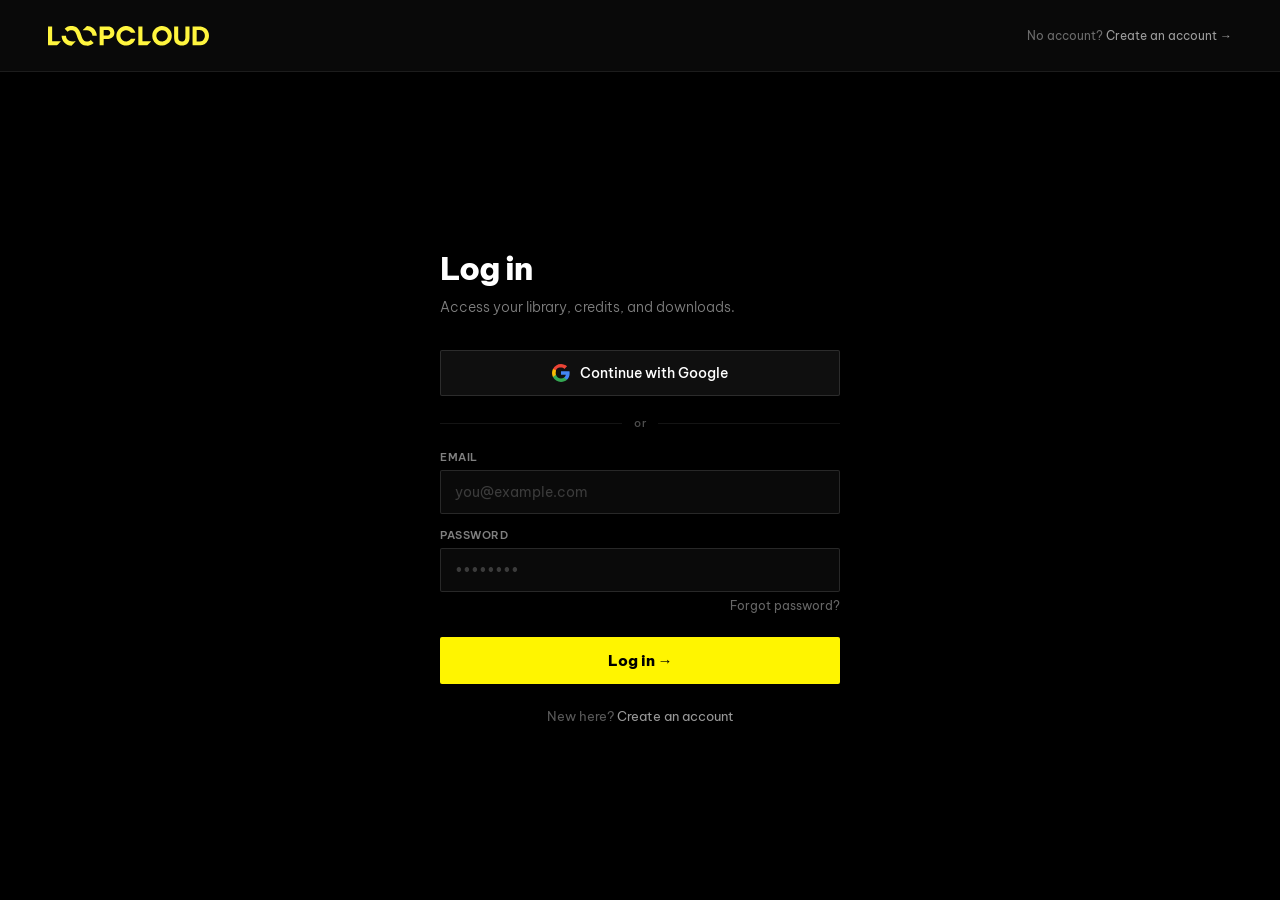
<file: lc8-login-wireframe.html>
<!DOCTYPE html><html lang="en"><head>
<meta charset="UTF-8"><meta name="viewport" content="width=device-width,initial-scale=1">
<title>Log in — Loopcloud</title>
<link rel="preconnect" href="https://fonts.googleapis.com">
<link href="https://fonts.googleapis.com/css2?family=Be+Vietnam+Pro:wght@300;400;500;700;800&display=swap" rel="stylesheet">
<link rel="stylesheet" href="styles.css">
<style>
*{box-sizing:border-box;margin:0;padding:0}
body{background:#000;color:#fff;font-family:'Be Vietnam Pro',sans-serif;min-height:100vh;display:flex;flex-direction:column}

nav{display:flex;align-items:center;justify-content:space-between;padding:0 48px;height:72px;border-bottom:1px solid rgba(255,255,255,.08)}
.nav-logo img{height:20px;width:auto;display:block}
.nav-right{font-size:12px;color:rgba(255,255,255,.4)}
.nav-right a{color:rgba(255,255,255,.6);text-decoration:none}
.nav-right a:hover{color:#fff}

.page{flex:1;display:flex;align-items:center;justify-content:center;padding:64px 24px}

.card{width:100%;max-width:400px}
.card-label{font-size:10px;font-weight:700;letter-spacing:.15em;text-transform:uppercase;color:rgba(255,255,255,.35);margin-bottom:24px}
.card-h1{font-size:32px;font-weight:800;letter-spacing:-1px;margin-bottom:8px}
.card-sub{font-size:14px;font-weight:300;color:rgba(255,255,255,.5);margin-bottom:32px;line-height:1.6}

.google-btn{width:100%;display:flex;align-items:center;justify-content:center;gap:10px;background:rgba(255,255,255,.06);border:1px solid rgba(255,255,255,.12);color:#fff;font-family:'Be Vietnam Pro',sans-serif;font-size:14px;font-weight:500;padding:13px;border-radius:2px;cursor:pointer;margin-bottom:20px;transition:background .15s}
.google-btn:hover{background:rgba(255,255,255,.1)}
.google-icon{width:18px;height:18px}

.divider{display:flex;align-items:center;gap:12px;margin-bottom:20px}
.divider-line{flex:1;height:1px;background:rgba(255,255,255,.08)}
.divider-text{font-size:11px;color:rgba(255,255,255,.3);font-weight:500;letter-spacing:.05em}

.field{margin-bottom:14px}
.field label{display:block;font-size:11px;font-weight:600;color:rgba(255,255,255,.5);letter-spacing:.05em;text-transform:uppercase;margin-bottom:6px}
.field input{width:100%;background:rgba(255,255,255,.04);border:1px solid rgba(255,255,255,.12);color:#fff;font-family:'Be Vietnam Pro',sans-serif;font-size:14px;font-weight:400;padding:12px 14px;border-radius:2px;outline:none;transition:border-color .15s}
.field input:focus{border-color:rgba(255,245,0,.4)}
.field input::placeholder{color:rgba(255,255,255,.2)}

.forgot{display:block;text-align:right;font-size:12px;color:rgba(255,255,255,.4);text-decoration:none;margin-top:-8px;margin-bottom:20px}
.forgot:hover{color:#fff500}

.submit-btn{width:100%;background:#fff500;color:#000;font-family:'Be Vietnam Pro',sans-serif;font-size:15px;font-weight:800;padding:14px;border:none;border-radius:2px;cursor:pointer;margin-top:4px;transition:opacity .15s}
.submit-btn:hover{opacity:.9}

.footer-note{text-align:center;margin-top:24px;font-size:13px;color:rgba(255,255,255,.35)}
.footer-note a{color:rgba(255,255,255,.6);text-decoration:none}
.footer-note a:hover{color:#fff500}

.step-bar{display:none}
</style>
</head><body>

<nav>
  <a href="lc8-landing-wireframe.html" class="nav-logo"><img src="lc8-logo.svg" alt="Loopcloud"></a>
  <span class="nav-right">No account? <a href="lc8-signup-wireframe.html">Create an account →</a></span>
</nav>

<div class="page">
  <div class="card">
    <h1 class="card-h1">Log in</h1>
    <p class="card-sub">Access your library, credits, and downloads.</p>

    <button class="google-btn">
      <svg class="google-icon" viewBox="0 0 18 18" fill="none" xmlns="http://www.w3.org/2000/svg">
        <path d="M17.64 9.2c0-.637-.057-1.251-.164-1.84H9v3.481h4.844c-.209 1.125-.843 2.078-1.796 2.717v2.258h2.908c1.702-1.567 2.684-3.875 2.684-6.615z" fill="#4285F4"/>
        <path d="M9 18c2.43 0 4.467-.806 5.956-2.18l-2.908-2.259c-.806.54-1.837.86-3.048.86-2.344 0-4.328-1.584-5.036-3.711H.957v2.332C2.438 15.983 5.482 18 9 18z" fill="#34A853"/>
        <path d="M3.964 10.71A5.41 5.41 0 0 1 3.682 9c0-.593.102-1.17.282-1.71V4.958H.957A8.996 8.996 0 0 0 0 9c0 1.452.348 2.827.957 4.042l3.007-2.332z" fill="#FBBC05"/>
        <path d="M9 3.58c1.321 0 2.508.454 3.44 1.345l2.582-2.58C13.463.891 11.426 0 9 0 5.482 0 2.438 2.017.957 4.958L3.964 6.29C4.672 4.163 6.656 3.58 9 3.58z" fill="#EA4335"/>
      </svg>
      Continue with Google
    </button>

    <div class="divider">
      <div class="divider-line"></div>
      <span class="divider-text">or</span>
      <div class="divider-line"></div>
    </div>

    <div class="field">
      <label>Email</label>
      <input type="email" placeholder="you@example.com">
    </div>
    <div class="field">
      <label>Password</label>
      <input type="password" placeholder="••••••••">
    </div>
    <a href="#" class="forgot">Forgot password?</a>

    <button class="submit-btn" onclick="window.location='lc8-account-wireframe.html'">Log in →</button>

    <p class="footer-note">New here? <a href="lc8-signup-wireframe.html">Create an account</a></p>
  </div>
</div>

</body></html>
</file>
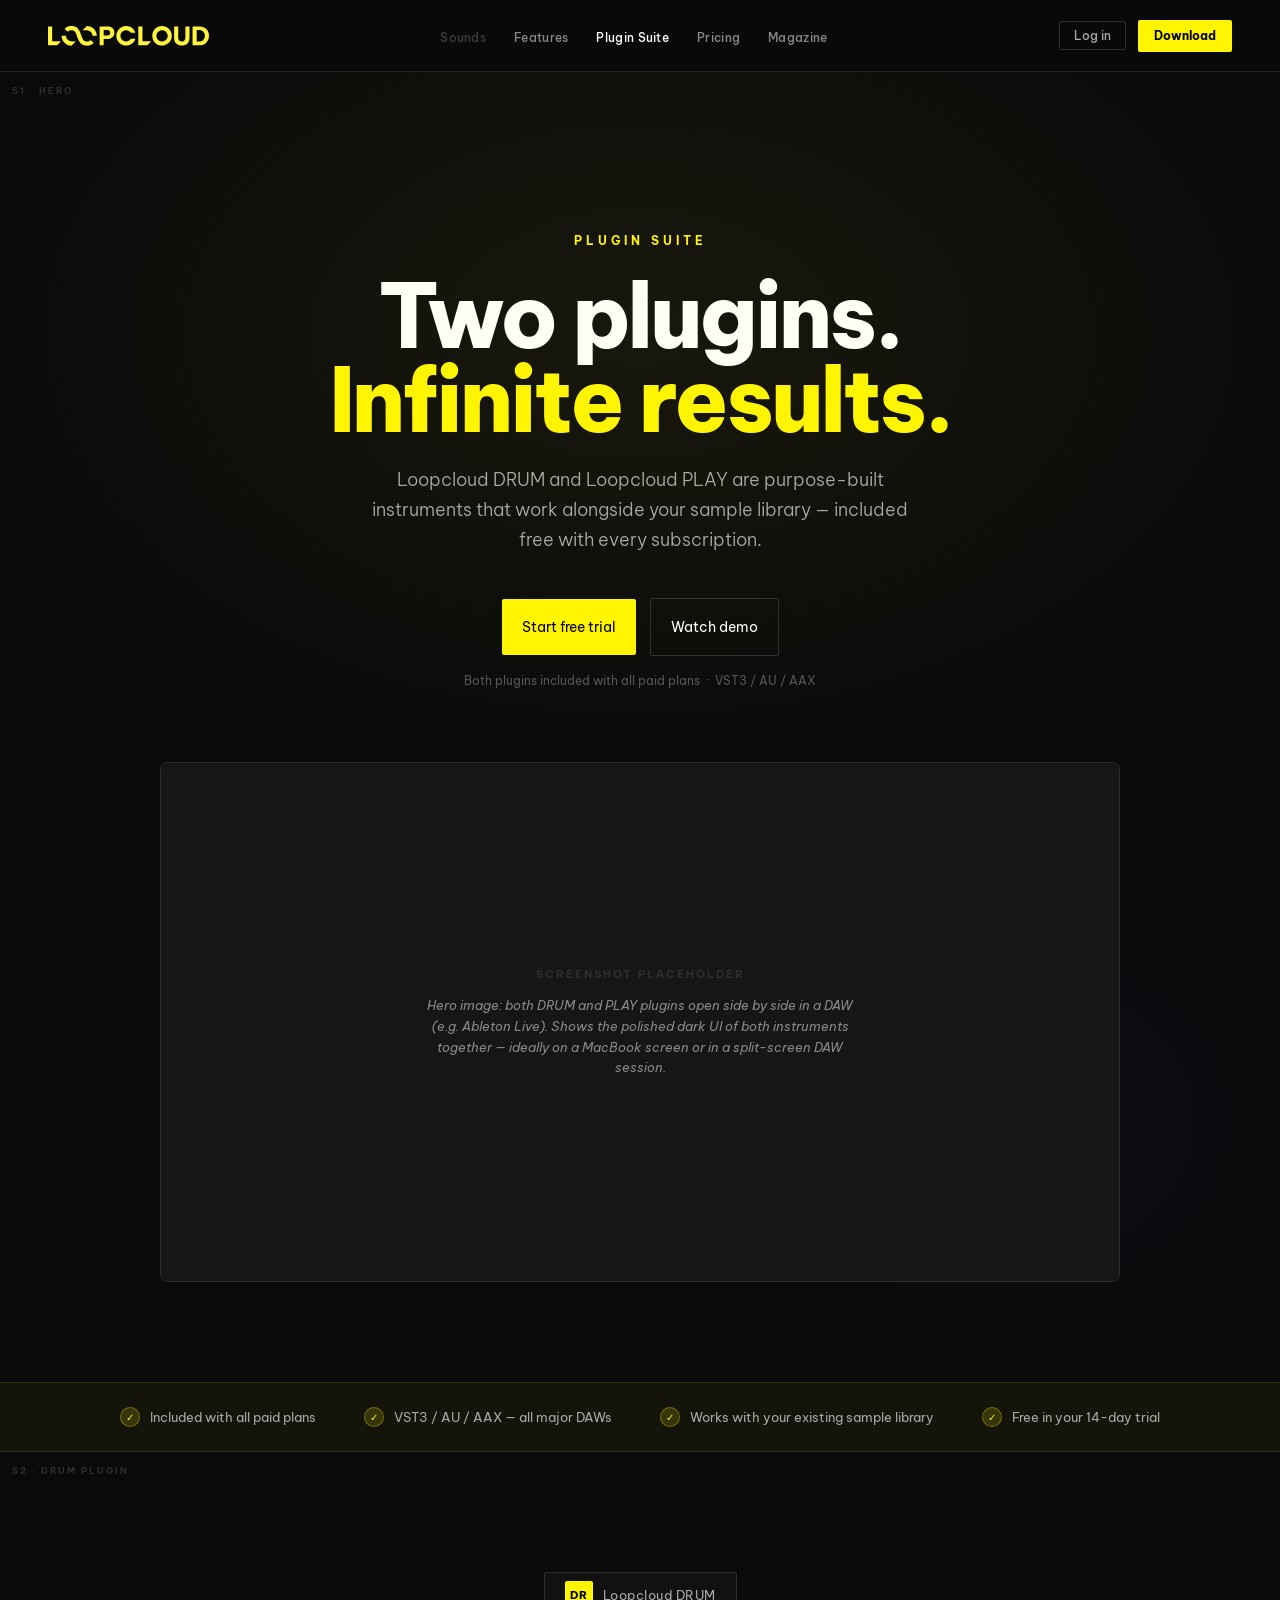
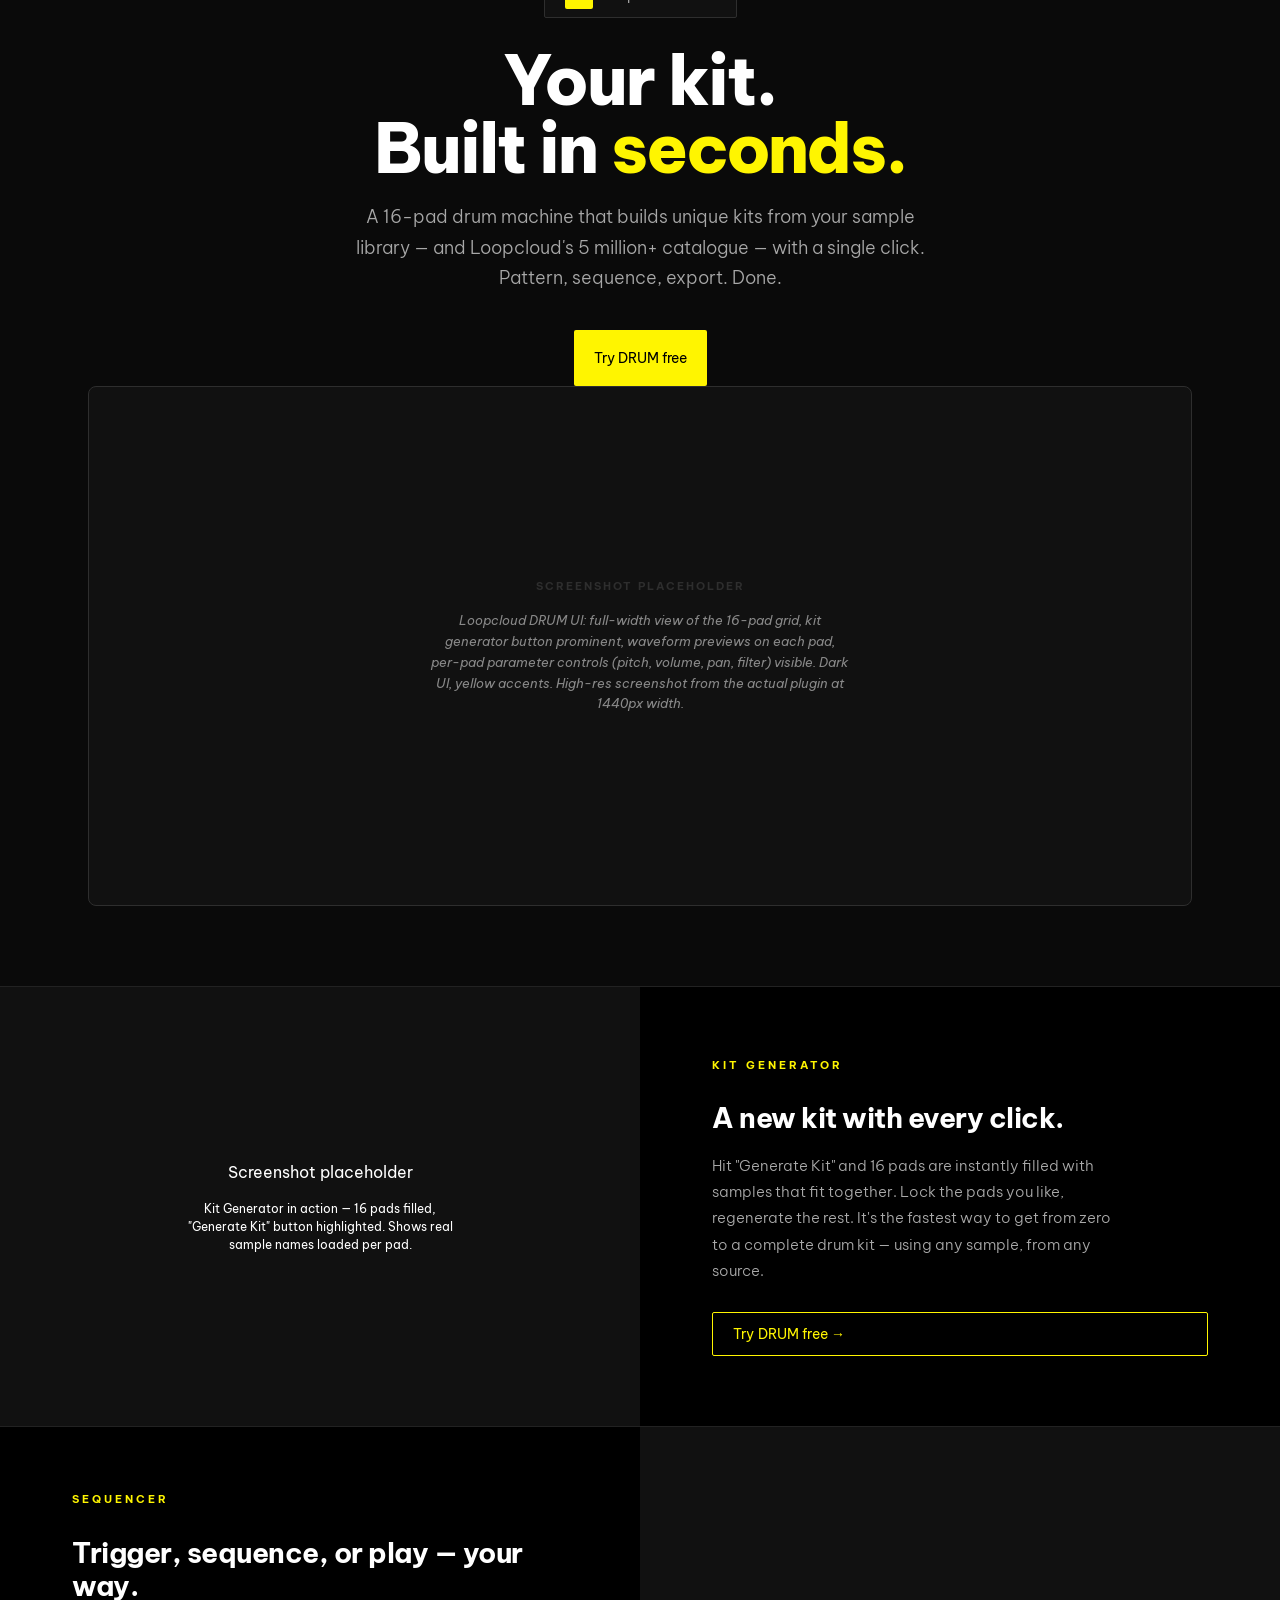
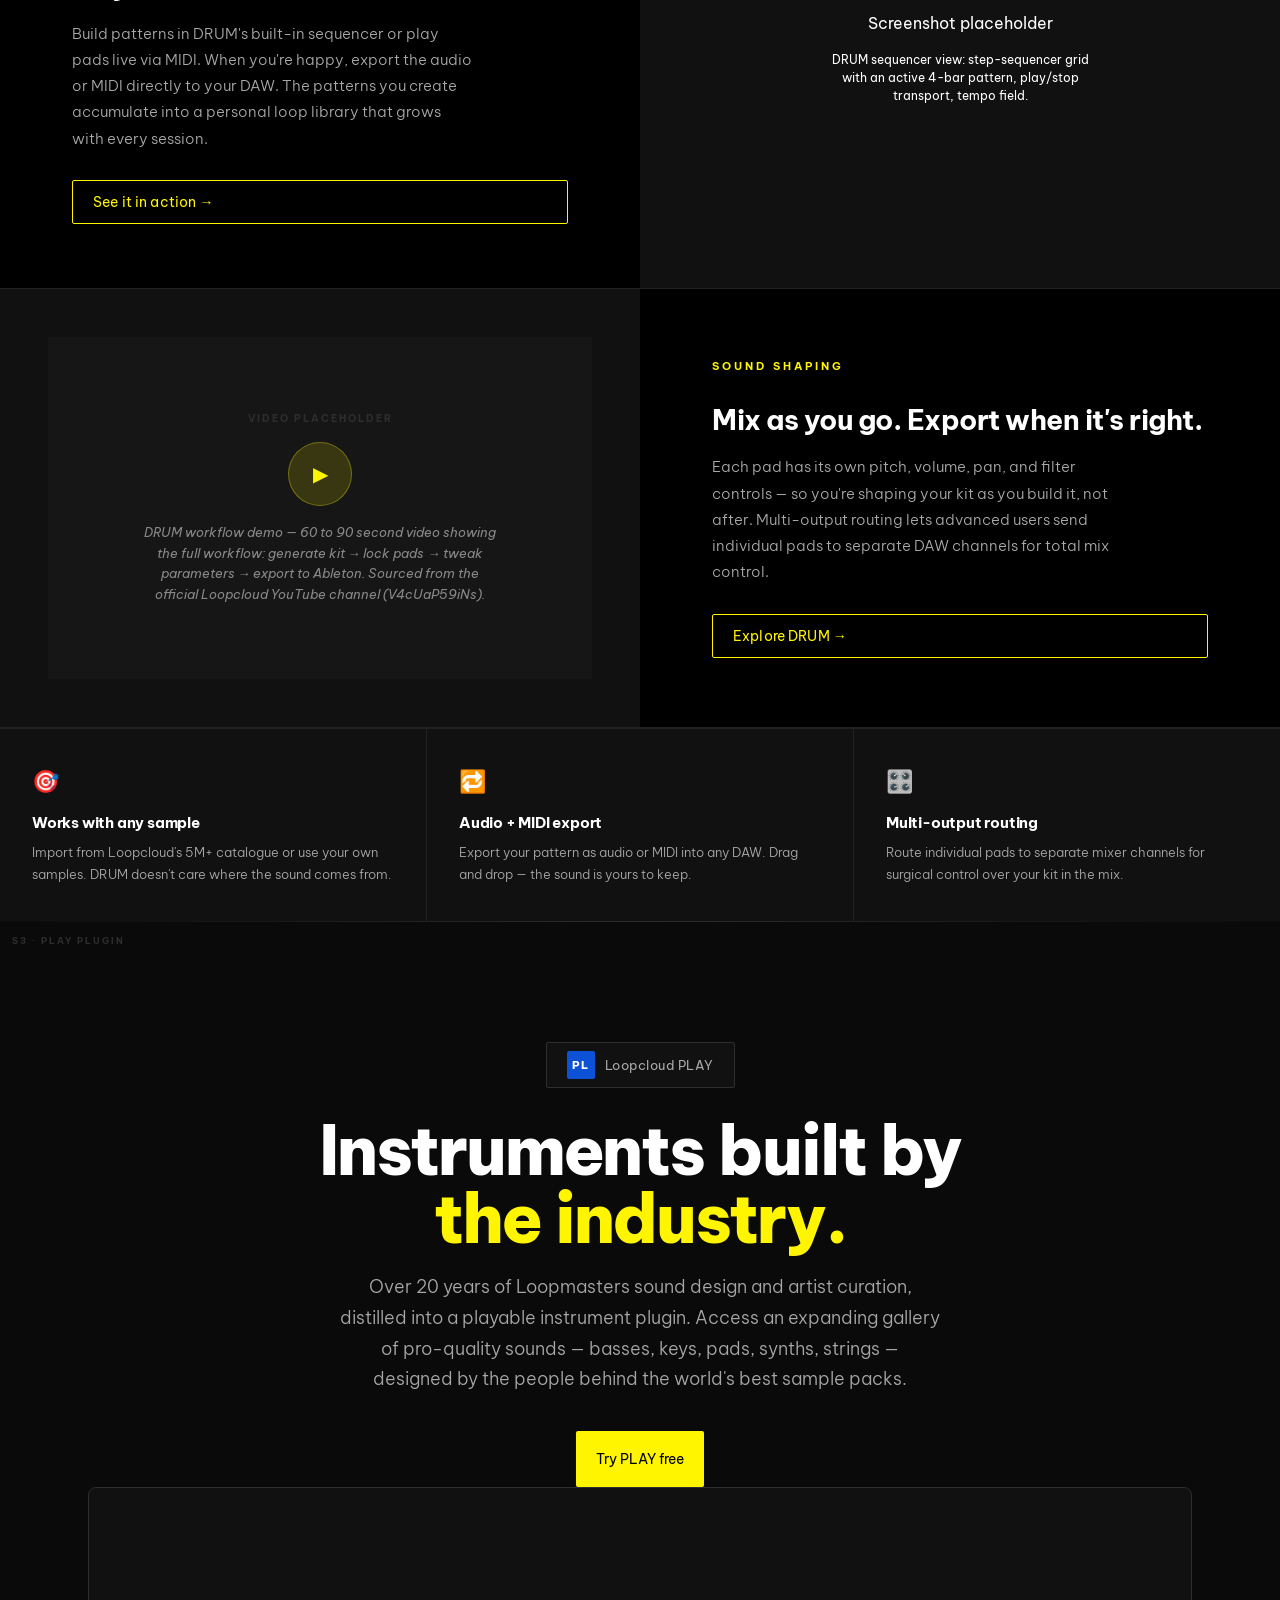
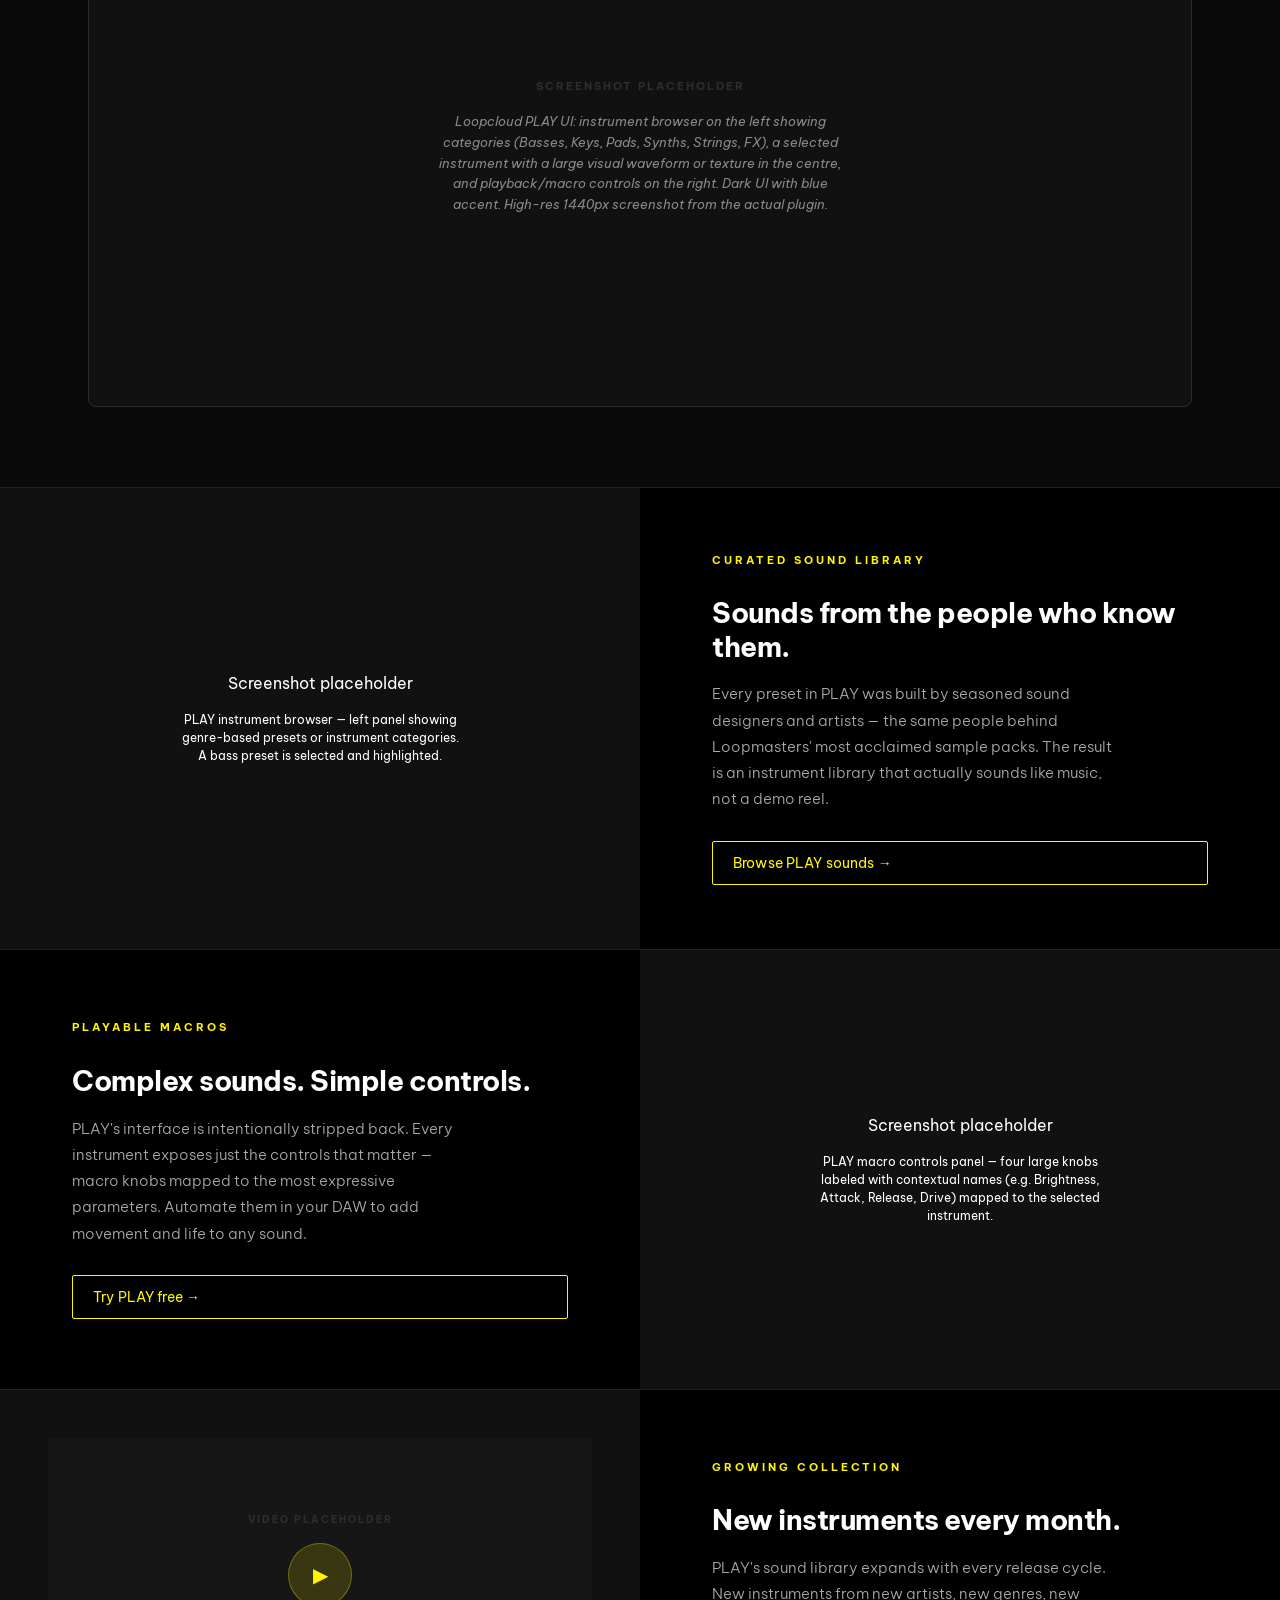
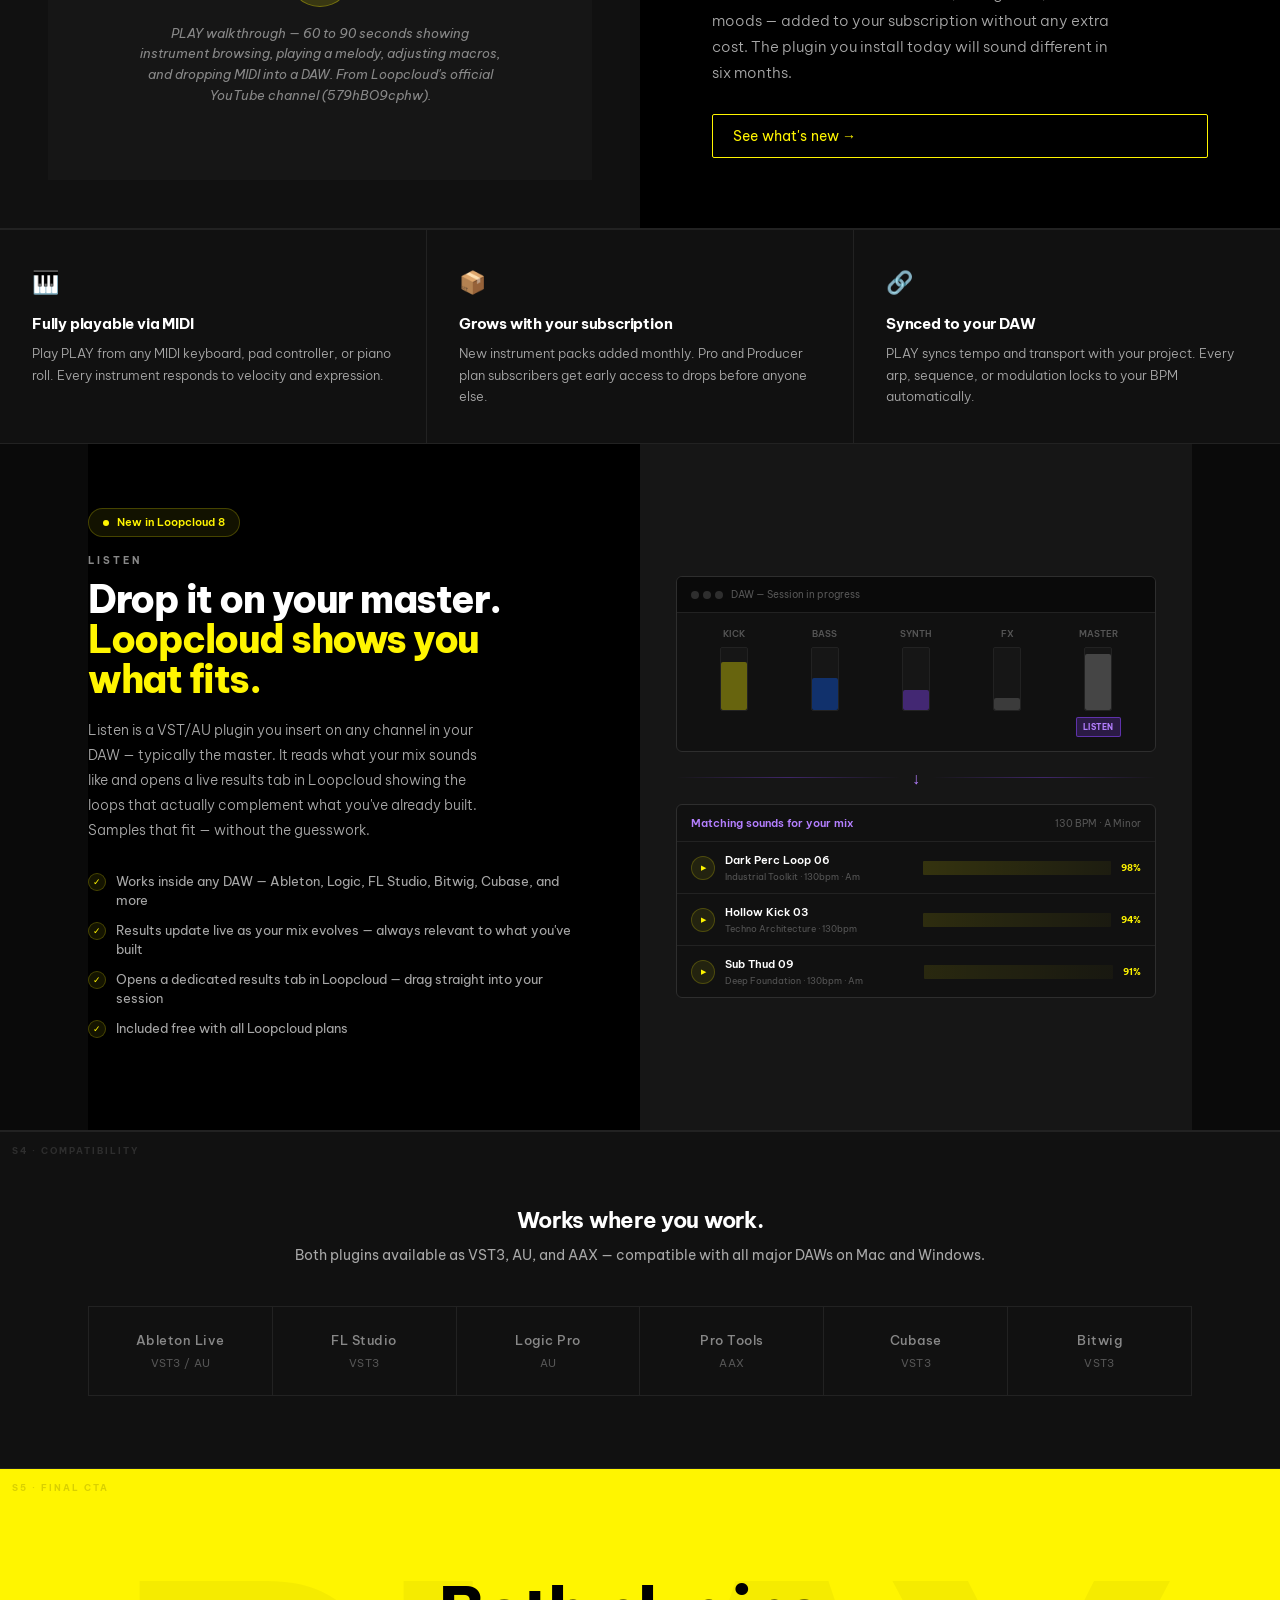
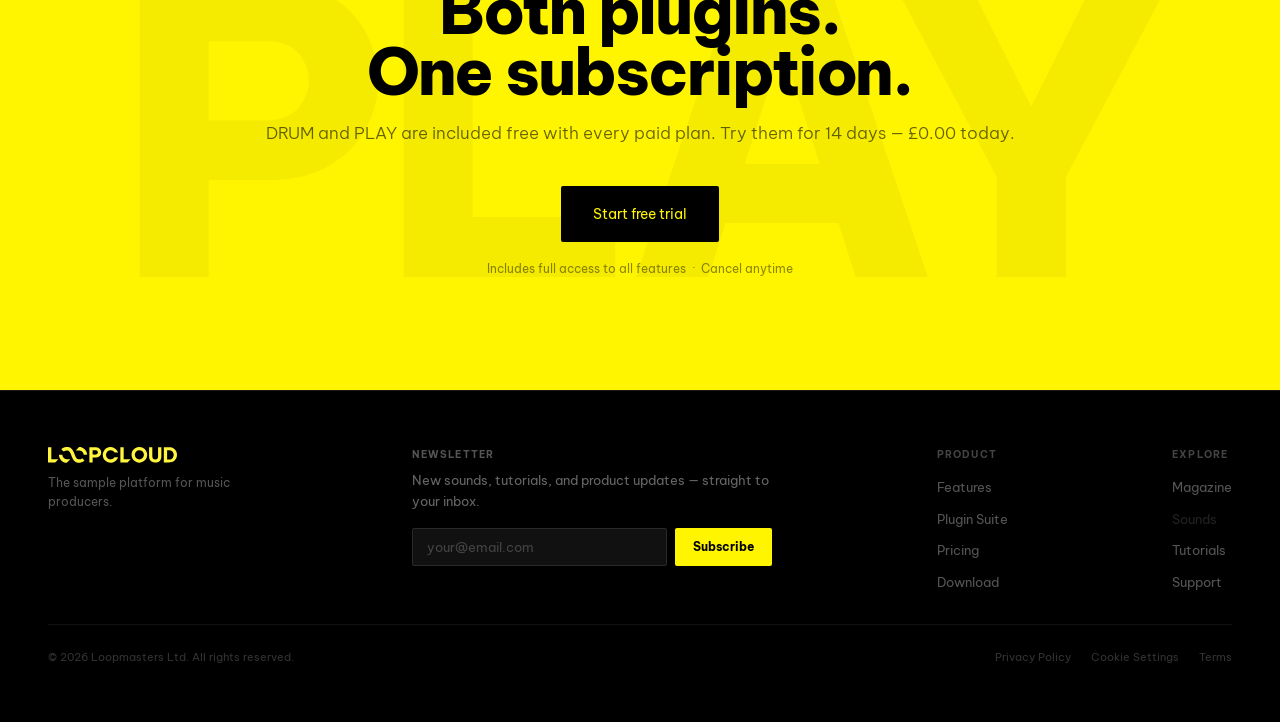
<file: lc8-plugin-suite-wireframe.html>
<!DOCTYPE html>
<html lang="en">
<head>
  <meta charset="UTF-8" />
  <meta name="viewport" content="width=device-width, initial-scale=1.0" />
  <title>Loopcloud 8 — Plugin Suite (Wireframe)</title>
  <link rel="preconnect" href="https://fonts.googleapis.com" />
  <link rel="preconnect" href="https://fonts.gstatic.com" crossorigin />
  <link href="https://fonts.googleapis.com/css2?family=Be+Vietnam+Pro:ital,wght@0,300;0,400;0,500;0,700;0,800;1,300;1,400;1,500&display=swap" rel="stylesheet" />
  <style>
    *, *::before, *::after { box-sizing: border-box; margin: 0; padding: 0; }

    :root {
      --main-brand:  #fff500;
      --main-black:  #000000;
      --main-white:  #ffffff;
      --main-stone:  #D6D1CC;
      --radius-xxs:  2px;
      --radius-xs:   4px;
      --radius-sm:   6px;
      --radius-md:   8px;
      --yellow:    var(--main-brand);
      --black:     var(--main-black);
      --white:     var(--main-white);
      --concrete:  #A8A8A8;
      --bg:        #0a0a0a;
      --surface:   #111111;
      --surface2:  #161616;
      --border:    #222222;
      --border-lt: #2e2e2e;
      --text:      #FFFFFF;
      --muted:     #888888;
      --muted-lt:  #555555;
      --radius-lg: var(--radius-md);
      --max:       1200px;
      --font:      'Be Vietnam Pro', -apple-system, Helvetica, Arial, sans-serif;
    }

    html { scroll-behavior: smooth; }
    body {
      background: var(--bg);
      color: var(--text);
      font-family: var(--font);
      font-size: 16px;
      line-height: 1.5;
      font-weight: 400;
      -webkit-font-smoothing: antialiased;
    }

    .container { max-width: var(--max); margin: 0 auto; padding: 0 48px; }

    .bw-img {
      width: 100%; height: 100%;
      object-fit: cover; display: block;
      filter: grayscale(100%) contrast(1.05) brightness(0.92);
    }
    .bw-img-wrap { overflow: hidden; position: relative; }
    .bw-img-wrap::after {
      content: ''; position: absolute; inset: 0;
      background: rgba(0,0,0,0.18); pointer-events: none;
    }

    .label {
      font-size: 11px; font-weight: 700; letter-spacing: 3px;
      text-transform: uppercase; color: var(--yellow);
      margin-bottom: 16px; display: block;
    }

    /* ── BUTTONS ── */
    .btn {
      display: inline-flex; align-items: center; gap: 8px;
      font-family: var(--font); font-weight: 400; font-size: 14px;
      line-height: 24px; border-radius: var(--radius-xxs);
      cursor: pointer; transition: opacity 0.15s;
      text-decoration: none; border: none; padding: 12px 16px;
      letter-spacing: 0; white-space: nowrap;
    }
    .btn:hover { opacity: 0.85; }
    .btn-primary { background: var(--main-brand); color: var(--main-black); }
    .btn-primary-lg { background: var(--main-brand); color: var(--main-black); font-size: 14px; padding: 16px 20px; }
    .btn-ghost-lg { background: transparent; color: var(--white); border: 1px solid var(--border-lt); padding: 16px 20px; }
    .btn-alt-feature {
      margin-top: 28px; display: inline-flex; align-items: center; gap: 6px;
      background: transparent; color: var(--main-brand);
      border: 1px solid var(--main-brand); border-radius: var(--radius-xxs);
      font-family: var(--font); font-size: 14px; font-weight: 400;
      padding: 12px 20px; cursor: pointer; letter-spacing: 0.01em;
      transition: background 0.15s, color 0.15s;
    }
    .btn-alt-feature:hover { background: var(--main-brand); color: var(--main-black); }

    /* ── NAV ── */
    
    
    
    
    
    
    
    
    

    /* ── SECTION SHARED ── */
    .section-head { text-align: center; margin-bottom: 72px; }
    .section-h2 {
      font-size: clamp(36px, 4.5vw, 56px); font-weight: 800;
      letter-spacing: -1.5px; line-height: 1.0;
    }
    .s-tag {
      position: absolute; top: 12px; left: 12px;
      font-size: 9px; font-weight: 700; letter-spacing: 2px;
      text-transform: uppercase; color: var(--border-lt);
      pointer-events: none; z-index: 10;
    }
    section { position: relative; }

    /* ── HERO ── */
    #hero {
      padding: 160px 48px 100px;
      text-align: center;
      position: relative;
      overflow: hidden;
    }
    #hero::before {
      content: '';
      position: absolute; inset: 0;
      background:
        radial-gradient(ellipse 80% 50% at 50% 20%, rgba(255,245,62,0.06) 0%, transparent 65%),
        radial-gradient(ellipse 50% 40% at 80% 80%, rgba(13,82,214,0.04) 0%, transparent 60%);
      pointer-events: none;
    }
    .hero-kicker {
      font-size: 12px; font-weight: 700; letter-spacing: 4px;
      text-transform: uppercase; color: var(--yellow); margin-bottom: 24px;
    }
    .hero-h1 {
      font-size: clamp(52px, 7vw, 88px); font-weight: 800;
      line-height: 0.95; letter-spacing: -3px; margin-bottom: 24px;
    }
    .hero-h1 em { font-style: normal; color: var(--yellow); }
    .hero-sub {
      font-size: 18px; font-weight: 300; color: var(--concrete);
      max-width: 560px; margin: 0 auto 44px; line-height: 1.65;
    }
    .hero-actions { display: flex; gap: 14px; align-items: center; justify-content: center; margin-bottom: 16px; }
    .hero-fine { font-size: 12px; color: var(--muted-lt); margin-bottom: 72px; }

    /* plugin hero image — wide laptop screenshot */
    .plugin-hero-img {
      max-width: 960px;
      width: 100%;
      margin: 0 auto;
      height: 520px;
      border-radius: var(--radius-md);
      border: 1px solid var(--border-lt);
      overflow: hidden;
      position: relative;
    }
    .plugin-hero-img .ph-label {
      position: absolute; inset: 0; display: flex;
      flex-direction: column; align-items: center; justify-content: center;
      background: var(--surface2); color: var(--muted);
      font-size: 13px; font-style: italic; gap: 12px; z-index: 3;
    }
    .plugin-hero-img .ph-label strong {
      font-style: normal; font-size: 11px; font-weight: 700;
      letter-spacing: 2px; text-transform: uppercase; color: var(--border-lt);
    }

    /* ── INCLUDED BADGE STRIP ── */
    #included-strip {
      padding: 24px 0;
      background: rgba(255,245,0,0.04);
      border-top: 1px solid rgba(255,245,0,0.12);
      border-bottom: 1px solid rgba(255,245,0,0.12);
    }
    .included-inner {
      display: flex; align-items: center; justify-content: center; gap: 48px;
    }
    .included-item {
      display: flex; align-items: center; gap: 10px;
      font-size: 13px; color: var(--concrete);
    }
    .included-check {
      width: 20px; height: 20px; border-radius: 50%;
      background: rgba(255,245,0,0.15); border: 1px solid rgba(255,245,0,0.3);
      display: flex; align-items: center; justify-content: center;
      font-size: 10px; color: var(--main-brand); flex-shrink: 0;
    }

    /* ── PLUGIN SECTIONS (DRUM + PLAY) ── */
    .plugin-section {
      padding: 120px 0 0;
    }
    .plugin-header {
      text-align: center;
      margin-bottom: 80px;
    }
    .plugin-name-badge {
      display: inline-flex; align-items: center; gap: 10px;
      background: var(--surface); border: 1px solid var(--border-lt);
      border-radius: var(--radius-xxs); padding: 8px 20px;
      margin-bottom: 28px;
    }
    .plugin-name-badge .badge-icon {
      width: 28px; height: 28px; border-radius: var(--radius-xxs);
      display: flex; align-items: center; justify-content: center;
      font-size: 11px; font-weight: 800; letter-spacing: 1px;
    }
    .badge-drum { background: var(--main-brand); color: var(--main-black); }
    .badge-play { background: #0D52D6; color: #fff; }
    .plugin-name-badge span { font-size: 13px; color: var(--concrete); letter-spacing: 0.5px; }

    .plugin-h2 {
      font-size: clamp(40px, 5.5vw, 68px); font-weight: 800;
      letter-spacing: -2px; line-height: 1.0; margin-bottom: 20px;
    }
    .plugin-h2 em { font-style: normal; color: var(--yellow); }
    .plugin-lead {
      font-size: 18px; font-weight: 300; color: var(--concrete);
      max-width: 600px; margin: 0 auto 36px; line-height: 1.7;
    }

    /* Screenshot placeholder */
    .plugin-screenshot {
      width: 100%;
      height: 500px;
      background: var(--surface);
      border: 1px solid var(--border-lt);
      border-radius: var(--radius-md);
      overflow: hidden;
      position: relative;
      display: flex; flex-direction: column;
      align-items: center; justify-content: center;
      gap: 16px;
    }
    .plugin-screenshot .screenshot-label {
      font-size: 11px; font-weight: 700; letter-spacing: 2px;
      text-transform: uppercase; color: var(--border-lt);
    }
    .plugin-screenshot .screenshot-desc {
      font-size: 13px; color: var(--muted); font-style: italic;
      max-width: 420px; text-align: center; line-height: 1.6;
    }
    .video-placeholder {
      width: 100%;
      height: 400px;
      background: var(--surface2);
      border: 1px solid var(--border);
      border-radius: var(--radius-md);
      display: flex; flex-direction: column;
      align-items: center; justify-content: center;
      gap: 16px;
    }
    .video-placeholder .play-btn {
      width: 64px; height: 64px; border-radius: 50%;
      background: rgba(255,245,0,0.15); border: 1px solid rgba(255,245,0,0.3);
      display: flex; align-items: center; justify-content: center;
      font-size: 20px; color: var(--main-brand);
    }
    .video-placeholder p {
      font-size: 13px; color: var(--muted); font-style: italic;
      max-width: 360px; text-align: center; line-height: 1.6;
    }
    .video-placeholder .vid-label {
      font-size: 10px; font-weight: 700; letter-spacing: 2px;
      text-transform: uppercase; color: var(--border-lt);
    }

    /* ── ALT FEATURES within plugin sections ── */
    .plugin-features {
      margin-top: 80px;
    }
    .plugin-feat-row {
      display: grid;
      grid-template-columns: 1fr 1fr;
      min-height: 440px;
      border-top: 1px solid var(--border);
    }
    .plugin-feat-row:last-child { border-bottom: 1px solid var(--border); }
    .plugin-feat-row-reverse { direction: rtl; }
    .plugin-feat-row-reverse > * { direction: ltr; }
    .plugin-feat-media {
      width: 100%; height: 100%; min-height: 380px;
      display: flex; flex-direction: column;
      align-items: center; justify-content: center;
      background: var(--surface); gap: 16px; padding: 48px;
    }
    .plugin-feat-body {
      display: flex; flex-direction: column; justify-content: center;
      padding: 64px 72px; background: var(--main-black);
    }
    .plugin-feat-h3 {
      font-size: 28px; font-weight: 700; line-height: 1.2;
      letter-spacing: -0.5px; margin: 12px 0 18px;
    }
    .plugin-feat-p {
      font-size: 15px; font-weight: 300; line-height: 1.75;
      color: var(--concrete); max-width: 400px;
    }

    /* ── PLUGIN DIVIDER ── */
    .plugin-divider {
      height: 1px; background: linear-gradient(to right, transparent, var(--border-lt), transparent);
      margin: 0;
    }

    /* ── FEATURE TILES (small grid below each plugin) ── */
    .plugin-tiles {
      display: grid;
      grid-template-columns: repeat(3, 1fr);
      gap: 1px;
      background: var(--border);
      border-top: 1px solid var(--border);
    }
    .plugin-tile {
      background: var(--surface);
      padding: 36px 32px;
    }
    .tile-icon {
      font-size: 22px; margin-bottom: 14px; display: block;
    }
    .tile-h4 {
      font-size: 15px; font-weight: 700; margin-bottom: 8px;
      letter-spacing: -0.2px;
    }
    .tile-p {
      font-size: 13px; font-weight: 300; color: var(--concrete);
      line-height: 1.65;
    }

    /* ── COMPATIBILITY STRIP ── */
    #compatibility {
      padding: 72px 0;
      border-top: 1px solid var(--border);
      border-bottom: 1px solid var(--border);
      background: var(--surface);
    }
    .compat-head { text-align: center; margin-bottom: 40px; }
    .compat-h2 { font-size: 22px; font-weight: 700; letter-spacing: -0.3px; }
    .compat-sub { font-size: 14px; color: var(--concrete); margin-top: 8px; }
    .compat-grid {
      display: grid;
      grid-template-columns: repeat(6, 1fr);
      gap: 0;
      text-align: center;
      border-top: 1px solid var(--border);
      border-left: 1px solid var(--border);
    }
    .compat-item {
      padding: 24px 16px;
      border-right: 1px solid var(--border);
      border-bottom: 1px solid var(--border);
    }
    .compat-name {
      font-size: 13px; font-weight: 500; color: var(--muted);
      letter-spacing: 0.5px;
    }
    .compat-type {
      font-size: 11px; color: var(--muted-lt); margin-top: 4px;
      letter-spacing: 0.3px;
    }

    /* ── FINAL CTA ── */
    #plugin-cta {
      background: var(--yellow); padding: 112px 48px;width:100%;
      text-align: center; position: relative; overflow: hidden;
    }
    #plugin-cta::before {
      content: 'PLAY';
      position: absolute; font-size: 400px; font-weight: 800;
      color: rgba(0,0,0,0.04); top: 50%; left: 50%;
      transform: translate(-50%,-50%);
      pointer-events: none; letter-spacing: -12px; line-height: 1;
    }
    .plugin-cta-h2 {
      font-size: clamp(36px, 5vw, 64px); font-weight: 800;
      letter-spacing: -2px; line-height: 0.95;
      color: var(--black); margin-bottom: 18px; position: relative;
    }
    .plugin-cta-sub {
      font-size: 17px; font-weight: 300; color: rgba(0,0,0,0.6);
      margin-bottom: 40px; position: relative;
    }
    .btn-cta-dark {
      background: var(--main-black); color: var(--main-brand);
      font-family: var(--font); font-weight: 400; font-size: 14px;
      line-height: 24px; padding: 16px 32px; border-radius: var(--radius-xxs);
      border: none; cursor: pointer; position: relative;
    }
    .cta-note { font-size: 12px; color: rgba(0,0,0,0.45); margin-top: 18px; position: relative; }

    /* ── FOOTER ── */
  </style>
  <link rel="stylesheet" href="styles.css">
</head>
<body>

  <!-- ── NAV ── -->
  <nav>
  <a href="lc8-landing-wireframe.html" class="nav-logo"><img src="lc8-logo.svg" alt="Loopcloud" style="height:20px;width:auto;display:block"></a>
  <ul class="nav-links">
    <li><a href="#" style="pointer-events:none;opacity:.4;cursor:default">Sounds</a></li>
    <li><a href="lc8-features-wireframe.html">Features</a></li>
    <li><a href="lc8-plugin-suite-wireframe.html" class="active">Plugin Suite</a></li>
    <li><a href="lc8-subscription-wireframe.html">Pricing</a></li>
    <li><a href="lc8-magazine-wireframe.html">Magazine</a></li>
  </ul>
  <div class="nav-actions">
    <a href="lc8-login-wireframe.html" style="text-decoration:none"><button class="nav-login">Log in</button></a>
    <a href="lc8-download-wireframe.html" class="nav-cta">Download</a>
  </div>
</nav>

  <!-- ── HERO ── -->
  <section id="hero">
    <span class="s-tag">S1 · Hero</span>
    <p class="hero-kicker">Plugin Suite</p>
    <h1 class="hero-h1">Two plugins.<br><em>Infinite results.</em></h1>
    <p class="hero-sub">Loopcloud DRUM and Loopcloud PLAY are purpose-built instruments that work alongside your sample library — included free with every subscription.</p>
    <div class="hero-actions">
      <a href="lc8-subscription-wireframe.html" style="text-decoration:none"><button class="btn btn-primary-lg">Start free trial</button></a>
      <button class="btn btn-ghost-lg">Watch demo</button>
    </div>
    <p class="hero-fine">Both plugins included with all paid plans &nbsp;·&nbsp; VST3 / AU / AAX</p>

    <!-- SCREENSHOT PLACEHOLDER: Full-width laptop view showing both plugins side by side -->
    <div class="plugin-hero-img" style="margin-top:56px">
      <div class="ph-label">
        <strong>Screenshot placeholder</strong>
        <span style="max-width:440px;text-align:center;line-height:1.6;">
          Hero image: both DRUM and PLAY plugins open side by side in a DAW (e.g. Ableton Live). Shows the polished dark UI of both instruments together — ideally on a MacBook screen or in a split-screen DAW session.
        </span>
      </div>
    </div>
  </section>

  <!-- ── INCLUDED STRIP ── -->
  <section id="included-strip">
    <div class="container">
      <div class="included-inner">
        <div class="included-item">
          <div class="included-check">✓</div>
          <span>Included with all paid plans</span>
        </div>
        <div class="included-item">
          <div class="included-check">✓</div>
          <span>VST3 / AU / AAX — all major DAWs</span>
        </div>
        <div class="included-item">
          <div class="included-check">✓</div>
          <span>Works with your existing sample library</span>
        </div>
        <div class="included-item">
          <div class="included-check">✓</div>
          <span>Free in your 14-day trial</span>
        </div>
      </div>
    </div>
  </section>


  <!-- ══════════════════════════════════════════ -->
  <!-- ── PLUGIN 1: DRUM ── -->
  <!-- ══════════════════════════════════════════ -->
  <section class="plugin-section" id="drum">
    <span class="s-tag">S2 · DRUM Plugin</span>
    <div class="container plugin-header">
      <div class="plugin-name-badge">
        <div class="badge-icon badge-drum">DR</div>
        <span>Loopcloud DRUM</span>
      </div>
      <h2 class="plugin-h2">Your kit.<br>Built in <em>seconds.</em></h2>
      <p class="plugin-lead">A 16-pad drum machine that builds unique kits from your sample library — and Loopcloud's 5 million+ catalogue — with a single click. Pattern, sequence, export. Done.</p>
      <a href="lc8-subscription-wireframe.html" style="text-decoration:none"><button class="btn btn-primary-lg">Try DRUM free</button></a>
    </div>

    <!-- Main DRUM screenshot -->
    <div class="container" style="margin-bottom:0">
      <div class="plugin-screenshot" style="height:520px">
        <span class="screenshot-label">Screenshot placeholder</span>
        <p class="screenshot-desc">
          Loopcloud DRUM UI: full-width view of the 16-pad grid, kit generator button prominent, waveform previews on each pad, per-pad parameter controls (pitch, volume, pan, filter) visible. Dark UI, yellow accents. High-res screenshot from the actual plugin at 1440px width.
        </p>
      </div>
    </div>

    <!-- DRUM feature rows -->
    <div class="plugin-features">
      <div class="plugin-feat-row">
        <div class="plugin-feat-media">
          <span class="screenshot-label">Screenshot placeholder</span>
          <p class="screenshot-desc" style="max-width:280px;text-align:center;font-size:12px">
            Kit Generator in action — 16 pads filled, "Generate Kit" button highlighted. Shows real sample names loaded per pad.
          </p>
        </div>
        <div class="plugin-feat-body">
          <span class="label">Kit Generator</span>
          <h3 class="plugin-feat-h3">A new kit with every click.</h3>
          <p class="plugin-feat-p">Hit "Generate Kit" and 16 pads are instantly filled with samples that fit together. Lock the pads you like, regenerate the rest. It's the fastest way to get from zero to a complete drum kit — using any sample, from any source.</p>
          <button class="btn-alt-feature">Try DRUM free →</button>
        </div>
      </div>
      <div class="plugin-feat-row plugin-feat-row-reverse">
        <div class="plugin-feat-media">
          <span class="screenshot-label">Screenshot placeholder</span>
          <p class="screenshot-desc" style="max-width:280px;text-align:center;font-size:12px">
            DRUM sequencer view: step-sequencer grid with an active 4-bar pattern, play/stop transport, tempo field.
          </p>
        </div>
        <div class="plugin-feat-body">
          <span class="label">Sequencer</span>
          <h3 class="plugin-feat-h3">Trigger, sequence, or play — your way.</h3>
          <p class="plugin-feat-p">Build patterns in DRUM's built-in sequencer or play pads live via MIDI. When you're happy, export the audio or MIDI directly to your DAW. The patterns you create accumulate into a personal loop library that grows with every session.</p>
          <button class="btn-alt-feature">See it in action →</button>
        </div>
      </div>
      <div class="plugin-feat-row">
        <div class="plugin-feat-media">
          <div class="video-placeholder" style="width:100%;height:100%;border-radius:0;border:none">
            <span class="vid-label">Video placeholder</span>
            <div class="play-btn">▶</div>
            <p>DRUM workflow demo — 60 to 90 second video showing the full workflow: generate kit → lock pads → tweak parameters → export to Ableton. Sourced from the official Loopcloud YouTube channel (V4cUaP59iNs).</p>
          </div>
        </div>
        <div class="plugin-feat-body">
          <span class="label">Sound Shaping</span>
          <h3 class="plugin-feat-h3">Mix as you go. Export when it's right.</h3>
          <p class="plugin-feat-p">Each pad has its own pitch, volume, pan, and filter controls — so you're shaping your kit as you build it, not after. Multi-output routing lets advanced users send individual pads to separate DAW channels for total mix control.</p>
          <button class="btn-alt-feature">Explore DRUM →</button>
        </div>
      </div>
    </div>

    <!-- DRUM tiles -->
    <div class="plugin-tiles">
      <div class="plugin-tile">
        <span class="tile-icon">🎯</span>
        <h4 class="tile-h4">Works with any sample</h4>
        <p class="tile-p">Import from Loopcloud's 5M+ catalogue or use your own samples. DRUM doesn't care where the sound comes from.</p>
      </div>
      <div class="plugin-tile">
        <span class="tile-icon">🔁</span>
        <h4 class="tile-h4">Audio + MIDI export</h4>
        <p class="tile-p">Export your pattern as audio or MIDI into any DAW. Drag and drop — the sound is yours to keep.</p>
      </div>
      <div class="plugin-tile">
        <span class="tile-icon">🎛️</span>
        <h4 class="tile-h4">Multi-output routing</h4>
        <p class="tile-p">Route individual pads to separate mixer channels for surgical control over your kit in the mix.</p>
      </div>
    </div>
  </section>

  <div class="plugin-divider"></div>

  <!-- ══════════════════════════════════════════ -->
  <!-- ── PLUGIN 2: PLAY ── -->
  <!-- ══════════════════════════════════════════ -->
  <section class="plugin-section" id="play">
    <span class="s-tag">S3 · PLAY Plugin</span>
    <div class="container plugin-header">
      <div class="plugin-name-badge">
        <div class="badge-icon badge-play">PL</div>
        <span>Loopcloud PLAY</span>
      </div>
      <h2 class="plugin-h2">Instruments built by<br><em>the industry.</em></h2>
      <p class="plugin-lead">Over 20 years of Loopmasters sound design and artist curation, distilled into a playable instrument plugin. Access an expanding gallery of pro-quality sounds — basses, keys, pads, synths, strings — designed by the people behind the world's best sample packs.</p>
      <a href="lc8-subscription-wireframe.html" style="text-decoration:none"><button class="btn btn-primary-lg">Try PLAY free</button></a>
    </div>

    <!-- Main PLAY screenshot -->
    <div class="container" style="margin-bottom:0">
      <div class="plugin-screenshot" style="height:520px">
        <span class="screenshot-label">Screenshot placeholder</span>
        <p class="screenshot-desc">
          Loopcloud PLAY UI: instrument browser on the left showing categories (Basses, Keys, Pads, Synths, Strings, FX), a selected instrument with a large visual waveform or texture in the centre, and playback/macro controls on the right. Dark UI with blue accent. High-res 1440px screenshot from the actual plugin.
        </p>
      </div>
    </div>

    <!-- PLAY feature rows -->
    <div class="plugin-features">
      <div class="plugin-feat-row">
        <div class="plugin-feat-media">
          <span class="screenshot-label">Screenshot placeholder</span>
          <p class="screenshot-desc" style="max-width:280px;text-align:center;font-size:12px">
            PLAY instrument browser — left panel showing genre-based presets or instrument categories. A bass preset is selected and highlighted.
          </p>
        </div>
        <div class="plugin-feat-body">
          <span class="label">Curated Sound Library</span>
          <h3 class="plugin-feat-h3">Sounds from the people who know them.</h3>
          <p class="plugin-feat-p">Every preset in PLAY was built by seasoned sound designers and artists — the same people behind Loopmasters' most acclaimed sample packs. The result is an instrument library that actually sounds like music, not a demo reel.</p>
          <button class="btn-alt-feature">Browse PLAY sounds →</button>
        </div>
      </div>
      <div class="plugin-feat-row plugin-feat-row-reverse">
        <div class="plugin-feat-media">
          <span class="screenshot-label">Screenshot placeholder</span>
          <p class="screenshot-desc" style="max-width:280px;text-align:center;font-size:12px">
            PLAY macro controls panel — four large knobs labeled with contextual names (e.g. Brightness, Attack, Release, Drive) mapped to the selected instrument.
          </p>
        </div>
        <div class="plugin-feat-body">
          <span class="label">Playable Macros</span>
          <h3 class="plugin-feat-h3">Complex sounds. Simple controls.</h3>
          <p class="plugin-feat-p">PLAY's interface is intentionally stripped back. Every instrument exposes just the controls that matter — macro knobs mapped to the most expressive parameters. Automate them in your DAW to add movement and life to any sound.</p>
          <button class="btn-alt-feature">Try PLAY free →</button>
        </div>
      </div>
      <div class="plugin-feat-row">
        <div class="plugin-feat-media">
          <div class="video-placeholder" style="width:100%;height:100%;border-radius:0;border:none">
            <span class="vid-label">Video placeholder</span>
            <div class="play-btn">▶</div>
            <p>PLAY walkthrough — 60 to 90 seconds showing instrument browsing, playing a melody, adjusting macros, and dropping MIDI into a DAW. From Loopcloud's official YouTube channel (579hBO9cphw).</p>
          </div>
        </div>
        <div class="plugin-feat-body">
          <span class="label">Growing Collection</span>
          <h3 class="plugin-feat-h3">New instruments every month.</h3>
          <p class="plugin-feat-p">PLAY's sound library expands with every release cycle. New instruments from new artists, new genres, new moods — added to your subscription without any extra cost. The plugin you install today will sound different in six months.</p>
          <button class="btn-alt-feature">See what's new →</button>
        </div>
      </div>
    </div>

    <!-- PLAY tiles -->
    <div class="plugin-tiles">
      <div class="plugin-tile">
        <span class="tile-icon">🎹</span>
        <h4 class="tile-h4">Fully playable via MIDI</h4>
        <p class="tile-p">Play PLAY from any MIDI keyboard, pad controller, or piano roll. Every instrument responds to velocity and expression.</p>
      </div>
      <div class="plugin-tile">
        <span class="tile-icon">📦</span>
        <h4 class="tile-h4">Grows with your subscription</h4>
        <p class="tile-p">New instrument packs added monthly. Pro and Producer plan subscribers get early access to drops before anyone else.</p>
      </div>
      <div class="plugin-tile">
        <span class="tile-icon">🔗</span>
        <h4 class="tile-h4">Synced to your DAW</h4>
        <p class="tile-p">PLAY syncs tempo and transport with your project. Every arp, sequence, or modulation locks to your BPM automatically.</p>
      </div>
    </div>
  </section>


  <!-- ── LISTEN ── -->
  <section id="listen" style="border-top:1px solid #222;border-bottom:1px solid #222">
    <div class="container" style="max-width:1200px;margin:0 auto;padding:0 48px">
      <div style="display:grid;grid-template-columns:1fr 1fr;min-height:480px">
        <!-- Body -->
        <div style="display:flex;flex-direction:column;justify-content:center;padding:64px 56px 64px 0;background:#000">
          <div style="display:inline-flex;align-items:center;gap:8px;background:rgba(255,245,0,0.07);border:1px solid rgba(255,245,0,0.22);border-radius:100px;padding:5px 14px;font-size:11px;font-weight:600;color:#fff500;margin-bottom:16px;width:fit-content">
            <div style="width:6px;height:6px;background:#fff500;border-radius:50%"></div>New in Loopcloud 8
          </div>
          <div style="font-size:10px;font-weight:700;letter-spacing:3px;text-transform:uppercase;color:#888;margin-bottom:12px">Listen</div>
          <h2 style="font-size:38px;font-weight:800;line-height:1.05;letter-spacing:-1.5px;margin-bottom:18px">Drop it on your master.<br><span style="color:#fff500">Loopcloud shows you<br>what fits.</span></h2>
          <p style="font-size:14px;font-weight:300;color:#a8a8a8;line-height:1.8;max-width:400px;margin-bottom:28px">Listen is a VST/AU plugin you insert on any channel in your DAW — typically the master. It reads what your mix sounds like and opens a live results tab in Loopcloud showing the loops that actually complement what you've already built. Samples that fit — without the guesswork.</p>
          <div style="display:flex;flex-direction:column;gap:10px;margin-bottom:28px">
            <div style="display:flex;align-items:flex-start;gap:10px;font-size:13px;color:#a8a8a8">
              <div style="width:18px;height:18px;border-radius:50%;background:rgba(255,245,0,0.08);border:1px solid rgba(255,245,0,0.22);color:#fff500;display:flex;align-items:center;justify-content:center;font-size:9px;flex-shrink:0;margin-top:1px">✓</div>
              Works inside any DAW — Ableton, Logic, FL Studio, Bitwig, Cubase, and more
            </div>
            <div style="display:flex;align-items:flex-start;gap:10px;font-size:13px;color:#a8a8a8">
              <div style="width:18px;height:18px;border-radius:50%;background:rgba(255,245,0,0.08);border:1px solid rgba(255,245,0,0.22);color:#fff500;display:flex;align-items:center;justify-content:center;font-size:9px;flex-shrink:0;margin-top:1px">✓</div>
              Results update live as your mix evolves — always relevant to what you've built
            </div>
            <div style="display:flex;align-items:flex-start;gap:10px;font-size:13px;color:#a8a8a8">
              <div style="width:18px;height:18px;border-radius:50%;background:rgba(255,245,0,0.08);border:1px solid rgba(255,245,0,0.22);color:#fff500;display:flex;align-items:center;justify-content:center;font-size:9px;flex-shrink:0;margin-top:1px">✓</div>
              Opens a dedicated results tab in Loopcloud — drag straight into your session
            </div>
            <div style="display:flex;align-items:flex-start;gap:10px;font-size:13px;color:#a8a8a8">
              <div style="width:18px;height:18px;border-radius:50%;background:rgba(255,245,0,0.08);border:1px solid rgba(255,245,0,0.22);color:#fff500;display:flex;align-items:center;justify-content:center;font-size:9px;flex-shrink:0;margin-top:1px">✓</div>
              Included free with all Loopcloud plans
            </div>
          </div>
        </div>
        <!-- Visual -->
        <div style="background:#161616;display:flex;flex-direction:column;align-items:center;justify-content:center;padding:40px 36px;gap:14px">
          <!-- DAW strip -->
          <div style="width:100%;background:#111;border:1px solid #2e2e2e;border-radius:6px;overflow:hidden">
            <div style="background:#0a0a0a;padding:10px 14px;border-bottom:1px solid #222;display:flex;align-items:center;gap:8px">
              <div style="display:flex;gap:4px"><div style="width:8px;height:8px;border-radius:50%;background:#2e2e2e"></div><div style="width:8px;height:8px;border-radius:50%;background:#2e2e2e"></div><div style="width:8px;height:8px;border-radius:50%;background:#2e2e2e"></div></div>
              <div style="font-size:10px;color:#555">DAW — Session in progress</div>
            </div>
            <div style="padding:14px;display:grid;grid-template-columns:repeat(5,1fr);gap:6px">
              <div style="display:flex;flex-direction:column;align-items:center;gap:6px"><span style="font-size:9px;font-weight:600;text-transform:uppercase;color:#555">Kick</span><div style="width:28px;height:64px;background:#161616;border:1px solid #222;border-radius:2px;display:flex;flex-direction:column;justify-content:flex-end"><div style="height:48px;background:rgba(255,245,0,0.35);border-radius:2px"></div></div></div>
              <div style="display:flex;flex-direction:column;align-items:center;gap:6px"><span style="font-size:9px;font-weight:600;text-transform:uppercase;color:#555">Bass</span><div style="width:28px;height:64px;background:#161616;border:1px solid #222;border-radius:2px;display:flex;flex-direction:column;justify-content:flex-end"><div style="height:32px;background:rgba(13,82,214,0.45);border-radius:2px"></div></div></div>
              <div style="display:flex;flex-direction:column;align-items:center;gap:6px"><span style="font-size:9px;font-weight:600;text-transform:uppercase;color:#555">Synth</span><div style="width:28px;height:64px;background:#161616;border:1px solid #222;border-radius:2px;display:flex;flex-direction:column;justify-content:flex-end"><div style="height:20px;background:rgba(123,63,228,0.45);border-radius:2px"></div></div></div>
              <div style="display:flex;flex-direction:column;align-items:center;gap:6px"><span style="font-size:9px;font-weight:600;text-transform:uppercase;color:#555">FX</span><div style="width:28px;height:64px;background:#161616;border:1px solid #222;border-radius:2px;display:flex;flex-direction:column;justify-content:flex-end"><div style="height:12px;background:rgba(168,168,168,0.25);border-radius:2px"></div></div></div>
              <div style="display:flex;flex-direction:column;align-items:center;gap:6px"><span style="font-size:9px;font-weight:600;text-transform:uppercase;color:#555">Master</span><div style="width:28px;height:64px;background:#161616;border:1px solid #222;border-radius:2px;display:flex;flex-direction:column;justify-content:flex-end"><div style="height:56px;background:rgba(255,255,255,0.2);border-radius:2px"></div></div><div style="background:rgba(123,63,228,0.25);border:1px solid rgba(123,63,228,0.65);border-radius:2px;padding:3px 6px;font-size:8px;font-weight:700;color:#b47fff;letter-spacing:0.5px">LISTEN</div></div>
            </div>
          </div>
          <!-- Arrow -->
          <div style="display:flex;align-items:center;width:100%;gap:12px"><div style="flex:1;height:1px;background:linear-gradient(to right,transparent,rgba(123,63,228,0.4),transparent)"></div><span style="color:#b47fff;font-size:16px">↓</span><div style="flex:1;height:1px;background:linear-gradient(to right,transparent,rgba(123,63,228,0.4),transparent)"></div></div>
          <!-- Results -->
          <div style="width:100%;background:#111;border:1px solid #2e2e2e;border-radius:6px;overflow:hidden">
            <div style="padding:10px 14px;border-bottom:1px solid #222;display:flex;align-items:center;justify-content:space-between">
              <div style="font-size:11px;font-weight:600;color:#b47fff">Matching sounds for your mix</div>
              <div style="font-size:10px;color:#555">130 BPM · A Minor</div>
            </div>
            <div style="padding:10px 14px;display:flex;align-items:center;gap:10px;border-bottom:1px solid #222">
              <div style="width:24px;height:24px;border-radius:50%;background:rgba(255,245,0,0.08);border:1px solid rgba(255,245,0,0.2);display:flex;align-items:center;justify-content:center;font-size:7px;color:#fff500;flex-shrink:0">▶</div>
              <div style="flex:1"><div style="font-size:11px;font-weight:600">Dark Perc Loop 06</div><div style="font-size:9px;color:#555;margin-top:1px">Industrial Toolkit · 130bpm · Am</div></div>
              <div style="flex:1;height:14px;background:linear-gradient(to right,rgba(255,245,0,0.15),rgba(255,245,0,0.05));border-radius:1px"></div>
              <div style="font-size:9px;font-weight:700;color:#fff500;flex-shrink:0">98%</div>
            </div>
            <div style="padding:10px 14px;display:flex;align-items:center;gap:10px;border-bottom:1px solid #222">
              <div style="width:24px;height:24px;border-radius:50%;background:rgba(255,245,0,0.08);border:1px solid rgba(255,245,0,0.2);display:flex;align-items:center;justify-content:center;font-size:7px;color:#fff500;flex-shrink:0">▶</div>
              <div style="flex:1"><div style="font-size:11px;font-weight:600">Hollow Kick 03</div><div style="font-size:9px;color:#555;margin-top:1px">Techno Architecture · 130bpm</div></div>
              <div style="flex:1;height:14px;background:linear-gradient(to right,rgba(255,245,0,0.12),rgba(255,245,0,0.04));border-radius:1px"></div>
              <div style="font-size:9px;font-weight:700;color:#fff500;flex-shrink:0">94%</div>
            </div>
            <div style="padding:10px 14px;display:flex;align-items:center;gap:10px">
              <div style="width:24px;height:24px;border-radius:50%;background:rgba(255,245,0,0.08);border:1px solid rgba(255,245,0,0.2);display:flex;align-items:center;justify-content:center;font-size:7px;color:#fff500;flex-shrink:0">▶</div>
              <div style="flex:1"><div style="font-size:11px;font-weight:600">Sub Thud 09</div><div style="font-size:9px;color:#555;margin-top:1px">Deep Foundation · 130bpm · Am</div></div>
              <div style="flex:1;height:14px;background:linear-gradient(to right,rgba(255,245,0,0.1),rgba(255,245,0,0.03));border-radius:1px"></div>
              <div style="font-size:9px;font-weight:700;color:#fff500;flex-shrink:0">91%</div>
            </div>
          </div>
        </div>
      </div>
    </div>
  </section>


  <!-- ── COMPATIBILITY ── -->
  <section id="compatibility">
    <span class="s-tag">S4 · Compatibility</span>
    <div class="container">
      <div class="compat-head">
        <h2 class="compat-h2">Works where you work.</h2>
        <p class="compat-sub">Both plugins available as VST3, AU, and AAX — compatible with all major DAWs on Mac and Windows.</p>
      </div>
      <div class="compat-grid">
        <div class="compat-item"><p class="compat-name">Ableton Live</p><p class="compat-type">VST3 / AU</p></div>
        <div class="compat-item"><p class="compat-name">FL Studio</p><p class="compat-type">VST3</p></div>
        <div class="compat-item"><p class="compat-name">Logic Pro</p><p class="compat-type">AU</p></div>
        <div class="compat-item"><p class="compat-name">Pro Tools</p><p class="compat-type">AAX</p></div>
        <div class="compat-item"><p class="compat-name">Cubase</p><p class="compat-type">VST3</p></div>
        <div class="compat-item"><p class="compat-name">Bitwig</p><p class="compat-type">VST3</p></div>
      </div>
    </div>
  </section>

  <!-- ── FINAL CTA ── -->
  <section id="plugin-cta">
    <span class="s-tag" style="color:rgba(0,0,0,0.15)">S5 · Final CTA</span>
    <h2 class="plugin-cta-h2">Both plugins.<br>One subscription.</h2>
    <p class="plugin-cta-sub">DRUM and PLAY are included free with every paid plan. Try them for 14 days — £0.00 today.</p>
    <a href="lc8-subscription-wireframe.html" style="text-decoration:none"><button class="btn-cta-dark">Start free trial</button></a>
    <p class="cta-note">Includes full access to all features &nbsp;·&nbsp; Cancel anytime</p>
  </section>

  <!-- ── FOOTER ── -->
  <footer>
  <div class="footer-inner">
    <div class="footer-brand">
      <a href="lc8-landing-wireframe.html" style="text-decoration:none"><img src="lc8-logo.svg" alt="Loopcloud" style="height:16px;width:auto;display:block"></a>
      <p class="footer-tagline">The sample platform for music producers.</p>
    </div>
    <div class="footer-newsletter">
      <p class="footer-newsletter-label">Newsletter</p>
      <p class="footer-newsletter-desc">New sounds, tutorials, and product updates — straight to your inbox.</p>
      <div class="footer-newsletter-row">
        <input class="footer-newsletter-input" type="email" placeholder="your@email.com">
        <button class="footer-newsletter-btn">Subscribe</button>
      </div>
    </div>
    <div class="footer-links-col">
      <p class="footer-links-heading">Product</p>
      <a href="lc8-features-wireframe.html">Features</a>
      <a href="lc8-plugin-suite-wireframe.html">Plugin Suite</a>
      <a href="lc8-subscription-wireframe.html">Pricing</a>
      <a href="lc8-download-wireframe.html">Download</a>
    </div>
    <div class="footer-links-col">
      <p class="footer-links-heading">Explore</p>
      <a href="lc8-magazine-wireframe.html">Magazine</a>
      <a href="#" style="pointer-events:none;opacity:.4">Sounds</a>
      <a href="#">Tutorials</a>
      <a href="#">Support</a>
    </div>
  </div>
  <div class="footer-bottom">
    <span class="footer-copy">© 2026 Loopmasters Ltd. All rights reserved.</span>
    <div class="footer-legal">
      <a href="#">Privacy Policy</a>
      <a href="#">Cookie Settings</a>
      <a href="#">Terms</a>
    </div>
  </div>
</footer>

</body>
</html>
</file>
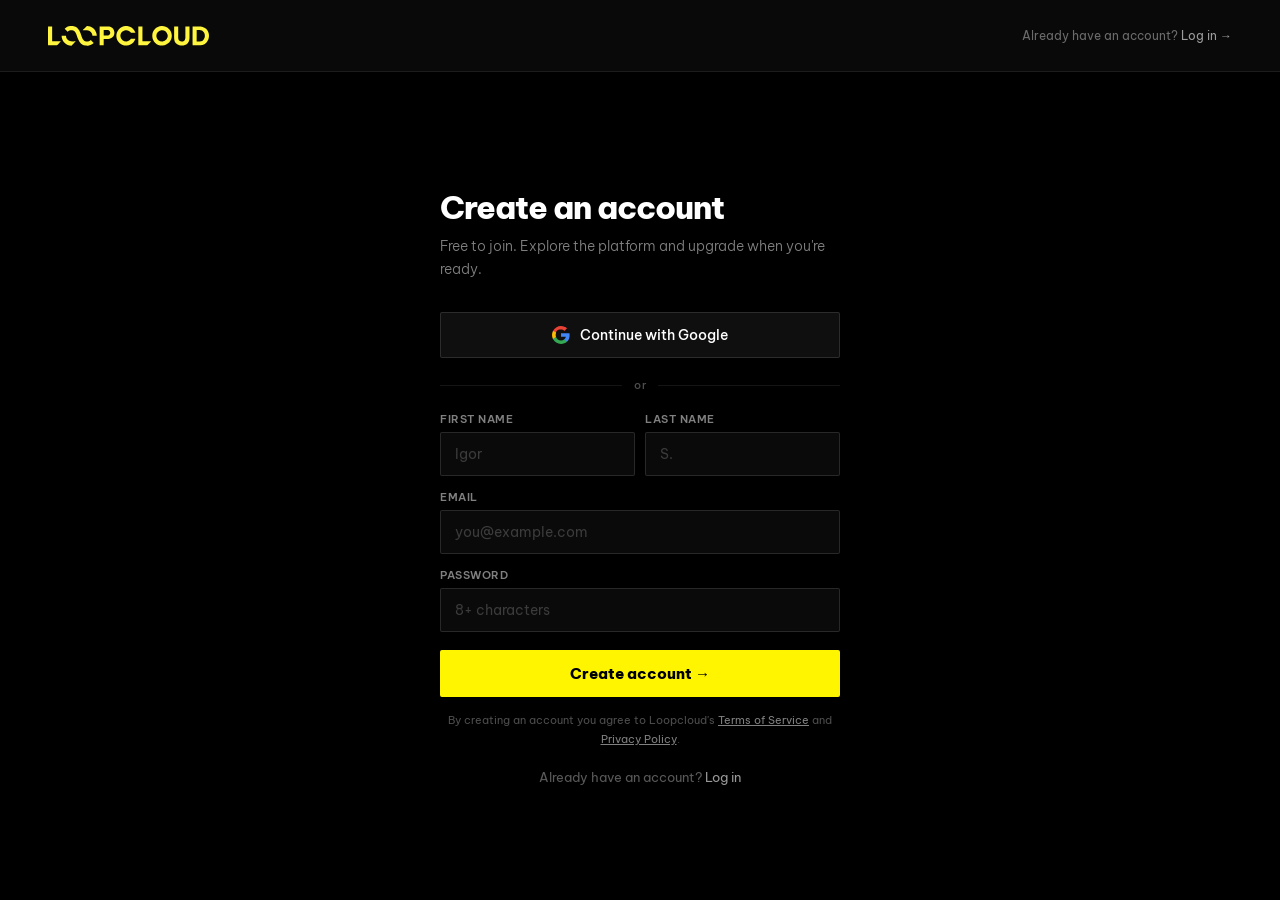
<file: lc8-signup-wireframe.html>
<!DOCTYPE html><html lang="en"><head>
<meta charset="UTF-8"><meta name="viewport" content="width=device-width,initial-scale=1">
<title>Create Account — Loopcloud</title>
<link rel="preconnect" href="https://fonts.googleapis.com">
<link href="https://fonts.googleapis.com/css2?family=Be+Vietnam+Pro:wght@300;400;500;700;800&display=swap" rel="stylesheet">
<link rel="stylesheet" href="styles.css">
<style>
*{box-sizing:border-box;margin:0;padding:0}
body{background:#000;color:#fff;font-family:'Be Vietnam Pro',sans-serif;min-height:100vh;display:flex;flex-direction:column}

nav{display:flex;align-items:center;justify-content:space-between;padding:0 48px;height:72px;border-bottom:1px solid rgba(255,255,255,.08)}
.nav-logo img{height:20px;width:auto;display:block}
.nav-right{font-size:12px;color:rgba(255,255,255,.4)}
.nav-right a{color:rgba(255,255,255,.6);text-decoration:none}
.nav-right a:hover{color:#fff}

.page{flex:1;display:flex;align-items:center;justify-content:center;padding:64px 24px}
.card{width:100%;max-width:400px}
.card-h1{font-size:32px;font-weight:800;letter-spacing:-1px;margin-bottom:8px}
.card-sub{font-size:14px;font-weight:300;color:rgba(255,255,255,.5);margin-bottom:32px;line-height:1.6}

.google-btn{width:100%;display:flex;align-items:center;justify-content:center;gap:10px;background:rgba(255,255,255,.06);border:1px solid rgba(255,255,255,.12);color:#fff;font-family:'Be Vietnam Pro',sans-serif;font-size:14px;font-weight:500;padding:13px;border-radius:2px;cursor:pointer;margin-bottom:20px;transition:background .15s}
.google-btn:hover{background:rgba(255,255,255,.1)}
.google-icon{width:18px;height:18px}

.divider{display:flex;align-items:center;gap:12px;margin-bottom:20px}
.divider-line{flex:1;height:1px;background:rgba(255,255,255,.08)}
.divider-text{font-size:11px;color:rgba(255,255,255,.3);font-weight:500;letter-spacing:.05em}

.name-row{display:grid;grid-template-columns:1fr 1fr;gap:10px;margin-bottom:14px}
.field{margin-bottom:14px}
.field label{display:block;font-size:11px;font-weight:600;color:rgba(255,255,255,.5);letter-spacing:.05em;text-transform:uppercase;margin-bottom:6px}
.field input{width:100%;background:rgba(255,255,255,.04);border:1px solid rgba(255,255,255,.12);color:#fff;font-family:'Be Vietnam Pro',sans-serif;font-size:14px;font-weight:400;padding:12px 14px;border-radius:2px;outline:none;transition:border-color .15s}
.field input:focus{border-color:rgba(255,245,0,.4)}
.field input::placeholder{color:rgba(255,255,255,.2)}

.submit-btn{width:100%;background:#fff500;color:#000;font-family:'Be Vietnam Pro',sans-serif;font-size:15px;font-weight:800;padding:14px;border:none;border-radius:2px;cursor:pointer;margin-top:4px;transition:opacity .15s}
.submit-btn:hover{opacity:.9}

.terms{font-size:11px;color:rgba(255,255,255,.3);line-height:1.7;text-align:center;margin-top:14px}
.terms a{color:rgba(255,255,255,.5);text-decoration:underline}
.footer-note{text-align:center;margin-top:20px;font-size:13px;color:rgba(255,255,255,.35)}
.footer-note a{color:rgba(255,255,255,.6);text-decoration:none}
.footer-note a:hover{color:#fff500}

/* Step 2 — verify email */
.verify-icon{font-size:40px;margin-bottom:20px;display:block}
.code-row{display:flex;gap:8px;margin-bottom:20px}
.code-input{flex:1;background:rgba(255,255,255,.06);border:1px solid rgba(255,255,255,.14);color:#fff;font-family:'Be Vietnam Pro',sans-serif;font-size:22px;font-weight:700;text-align:center;padding:14px 0;border-radius:2px;outline:none;transition:border-color .15s;width:100%}
.code-input:focus{border-color:rgba(255,245,0,.5)}
.resend-note{font-size:12px;color:rgba(255,255,255,.35);text-align:center;margin-bottom:20px}
.resend-note a{color:rgba(255,255,255,.55);text-decoration:none}
.resend-note a:hover{color:#fff500}

/* Step 3 — confirmed */
.confirm-icon{width:56px;height:56px;background:#fff500;border-radius:50%;display:flex;align-items:center;justify-content:center;font-size:24px;margin:0 auto 24px}
.confirm-actions{display:flex;flex-direction:column;gap:10px;margin-top:8px}
.btn-secondary{width:100%;background:transparent;color:rgba(255,255,255,.6);font-family:'Be Vietnam Pro',sans-serif;font-size:14px;font-weight:500;padding:13px;border:1px solid rgba(255,255,255,.12);border-radius:2px;cursor:pointer;text-decoration:none;display:block;text-align:center;transition:border-color .15s,color .15s}
.btn-secondary:hover{border-color:rgba(255,255,255,.3);color:#fff}

.step-bar{display:none}
</style>
</head><body>

<nav>
  <a href="lc8-landing-wireframe.html" class="nav-logo"><img src="lc8-logo.svg" alt="Loopcloud"></a>
  <span class="nav-right">Already have an account? <a href="lc8-login-wireframe.html">Log in →</a></span>
</nav>

<div class="page">

  <!-- Step 1: Create account -->
  <div class="card" id="step-1">
    <h1 class="card-h1">Create an account</h1>
    <p class="card-sub">Free to join. Explore the platform and upgrade when you're ready.</p>

    <button class="google-btn">
      <svg class="google-icon" viewBox="0 0 18 18" fill="none" xmlns="http://www.w3.org/2000/svg">
        <path d="M17.64 9.2c0-.637-.057-1.251-.164-1.84H9v3.481h4.844c-.209 1.125-.843 2.078-1.796 2.717v2.258h2.908c1.702-1.567 2.684-3.875 2.684-6.615z" fill="#4285F4"/>
        <path d="M9 18c2.43 0 4.467-.806 5.956-2.18l-2.908-2.259c-.806.54-1.837.86-3.048.86-2.344 0-4.328-1.584-5.036-3.711H.957v2.332C2.438 15.983 5.482 18 9 18z" fill="#34A853"/>
        <path d="M3.964 10.71A5.41 5.41 0 0 1 3.682 9c0-.593.102-1.17.282-1.71V4.958H.957A8.996 8.996 0 0 0 0 9c0 1.452.348 2.827.957 4.042l3.007-2.332z" fill="#FBBC05"/>
        <path d="M9 3.58c1.321 0 2.508.454 3.44 1.345l2.582-2.58C13.463.891 11.426 0 9 0 5.482 0 2.438 2.017.957 4.958L3.964 6.29C4.672 4.163 6.656 3.58 9 3.58z" fill="#EA4335"/>
      </svg>
      Continue with Google
    </button>

    <div class="divider">
      <div class="divider-line"></div>
      <span class="divider-text">or</span>
      <div class="divider-line"></div>
    </div>

    <div class="name-row">
      <div class="field" style="margin-bottom:0">
        <label>First name</label>
        <input type="text" placeholder="Igor">
      </div>
      <div class="field" style="margin-bottom:0">
        <label>Last name</label>
        <input type="text" placeholder="S.">
      </div>
    </div>
    <div class="field">
      <label>Email</label>
      <input type="email" placeholder="you@example.com">
    </div>
    <div class="field">
      <label>Password</label>
      <input type="password" placeholder="8+ characters">
    </div>

    <button class="submit-btn" onclick="showStep(2)">Create account →</button>

    <p class="terms">By creating an account you agree to Loopcloud's <a href="#">Terms of Service</a> and <a href="#">Privacy Policy</a>.</p>
    <p class="footer-note">Already have an account? <a href="lc8-login-wireframe.html">Log in</a></p>
  </div>

  <!-- Step 2: Verify email -->
  <div class="card" id="step-2" style="display:none;text-align:center">
    <span class="verify-icon">✉️</span>
    <h1 class="card-h1">Check your email</h1>
    <p class="card-sub" style="margin-bottom:28px">We sent a 6-digit code to <strong style="color:#fff">you@example.com</strong>. Enter it below to confirm your account.</p>

    <div class="code-row">
      <input class="code-input" type="text" maxlength="1" inputmode="numeric">
      <input class="code-input" type="text" maxlength="1" inputmode="numeric">
      <input class="code-input" type="text" maxlength="1" inputmode="numeric">
      <input class="code-input" type="text" maxlength="1" inputmode="numeric">
      <input class="code-input" type="text" maxlength="1" inputmode="numeric">
      <input class="code-input" type="text" maxlength="1" inputmode="numeric">
    </div>

    <p class="resend-note">Didn't get it? <a href="#">Resend code</a> · Check your spam folder</p>

    <button class="submit-btn" onclick="showStep(3)">Confirm →</button>
  </div>

  <!-- Step 3: Account created -->
  <div class="card" id="step-3" style="display:none;text-align:center">
    <div class="confirm-icon">✓</div>
    <h1 class="card-h1">You're in.</h1>
    <p class="card-sub">Your Loopcloud account is ready. Start exploring sounds or download the desktop app to get going.</p>

    <div class="confirm-actions">
      <a href="lc8-download-wireframe.html" class="submit-btn" style="display:block;text-decoration:none;padding:14px">Download the app →</a>
      <a href="lc8-account-wireframe.html" class="btn-secondary">Go to my account</a>
    </div>
  </div>

</div>

<script>
function showStep(n) {
  document.getElementById('step-1').style.display = 'none';
  document.getElementById('step-2').style.display = 'none';
  document.getElementById('step-3').style.display = 'none';
  document.getElementById('step-' + n).style.display = 'block';
}

// Auto-advance code inputs
document.querySelectorAll('.code-input').forEach((el, i, arr) => {
  el.addEventListener('input', () => {
    if (el.value && i < arr.length - 1) arr[i + 1].focus();
  });
});
</script>

</body></html>
</file>
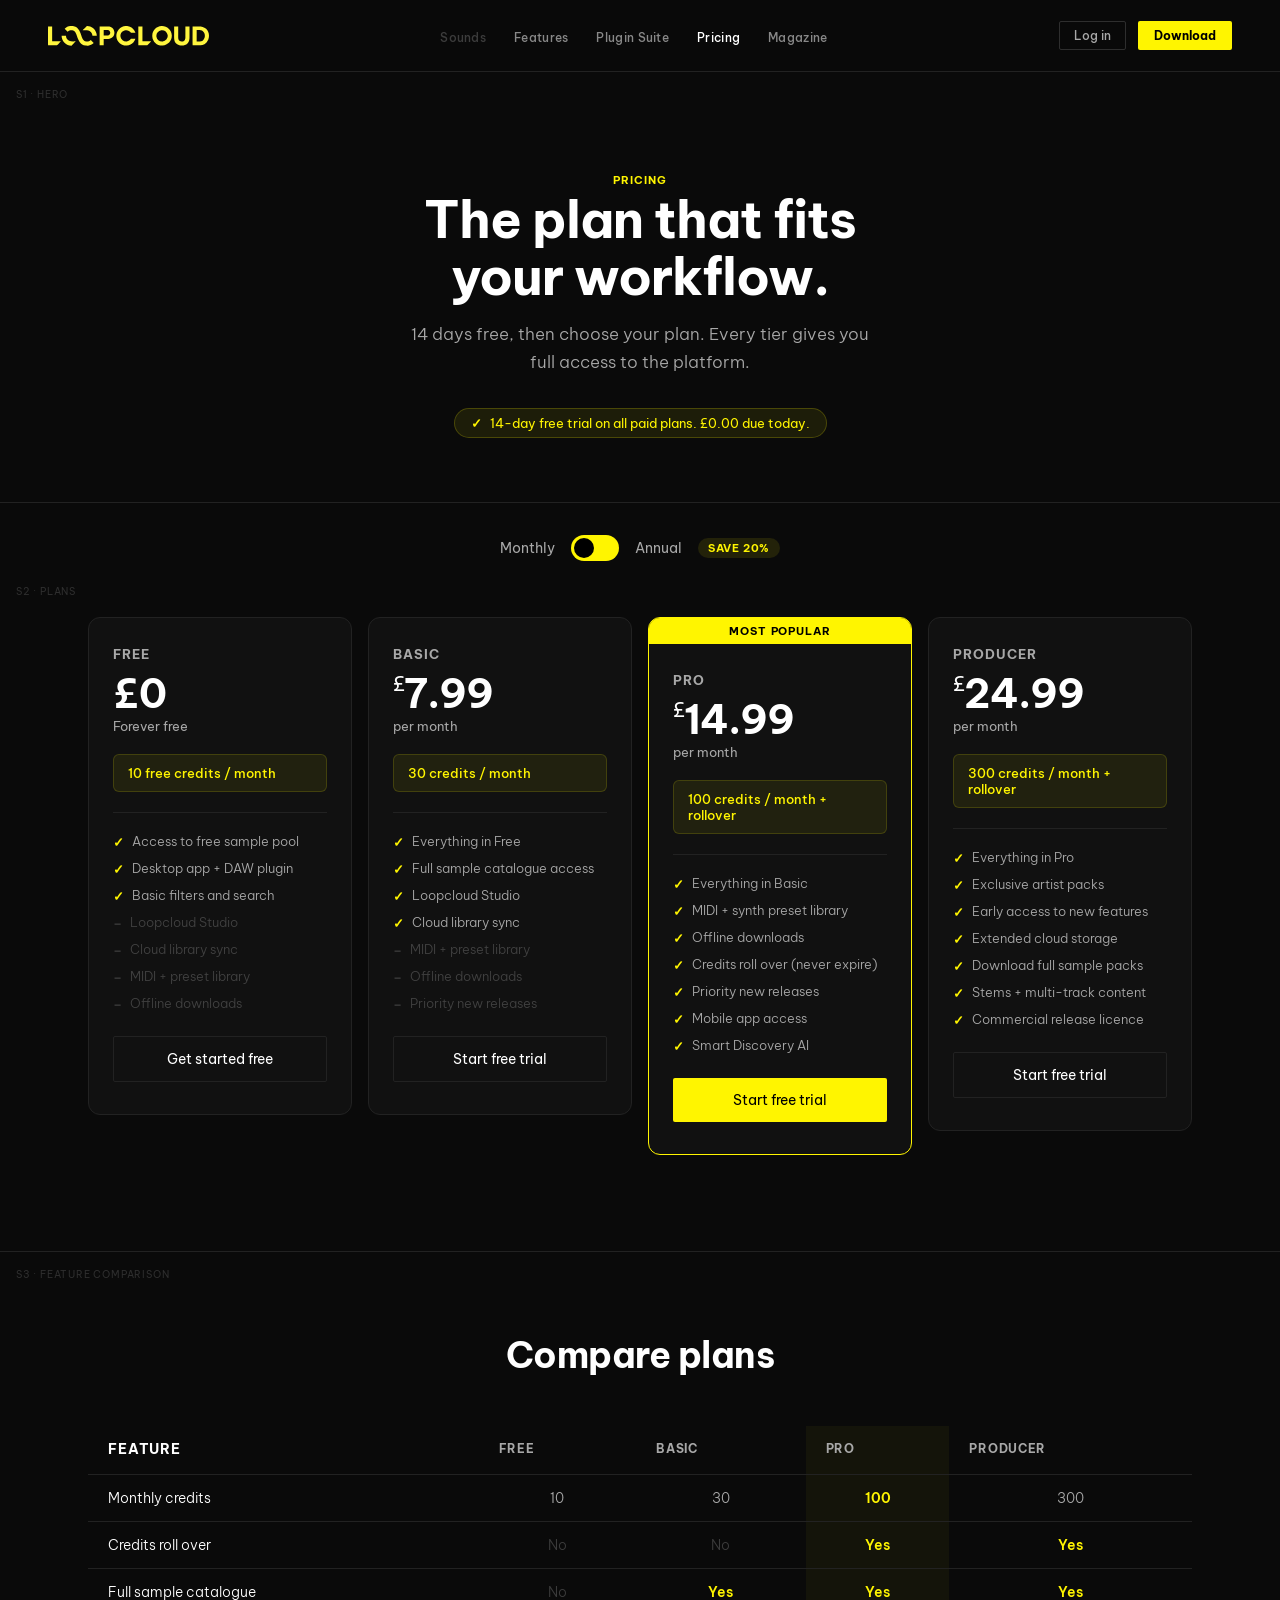
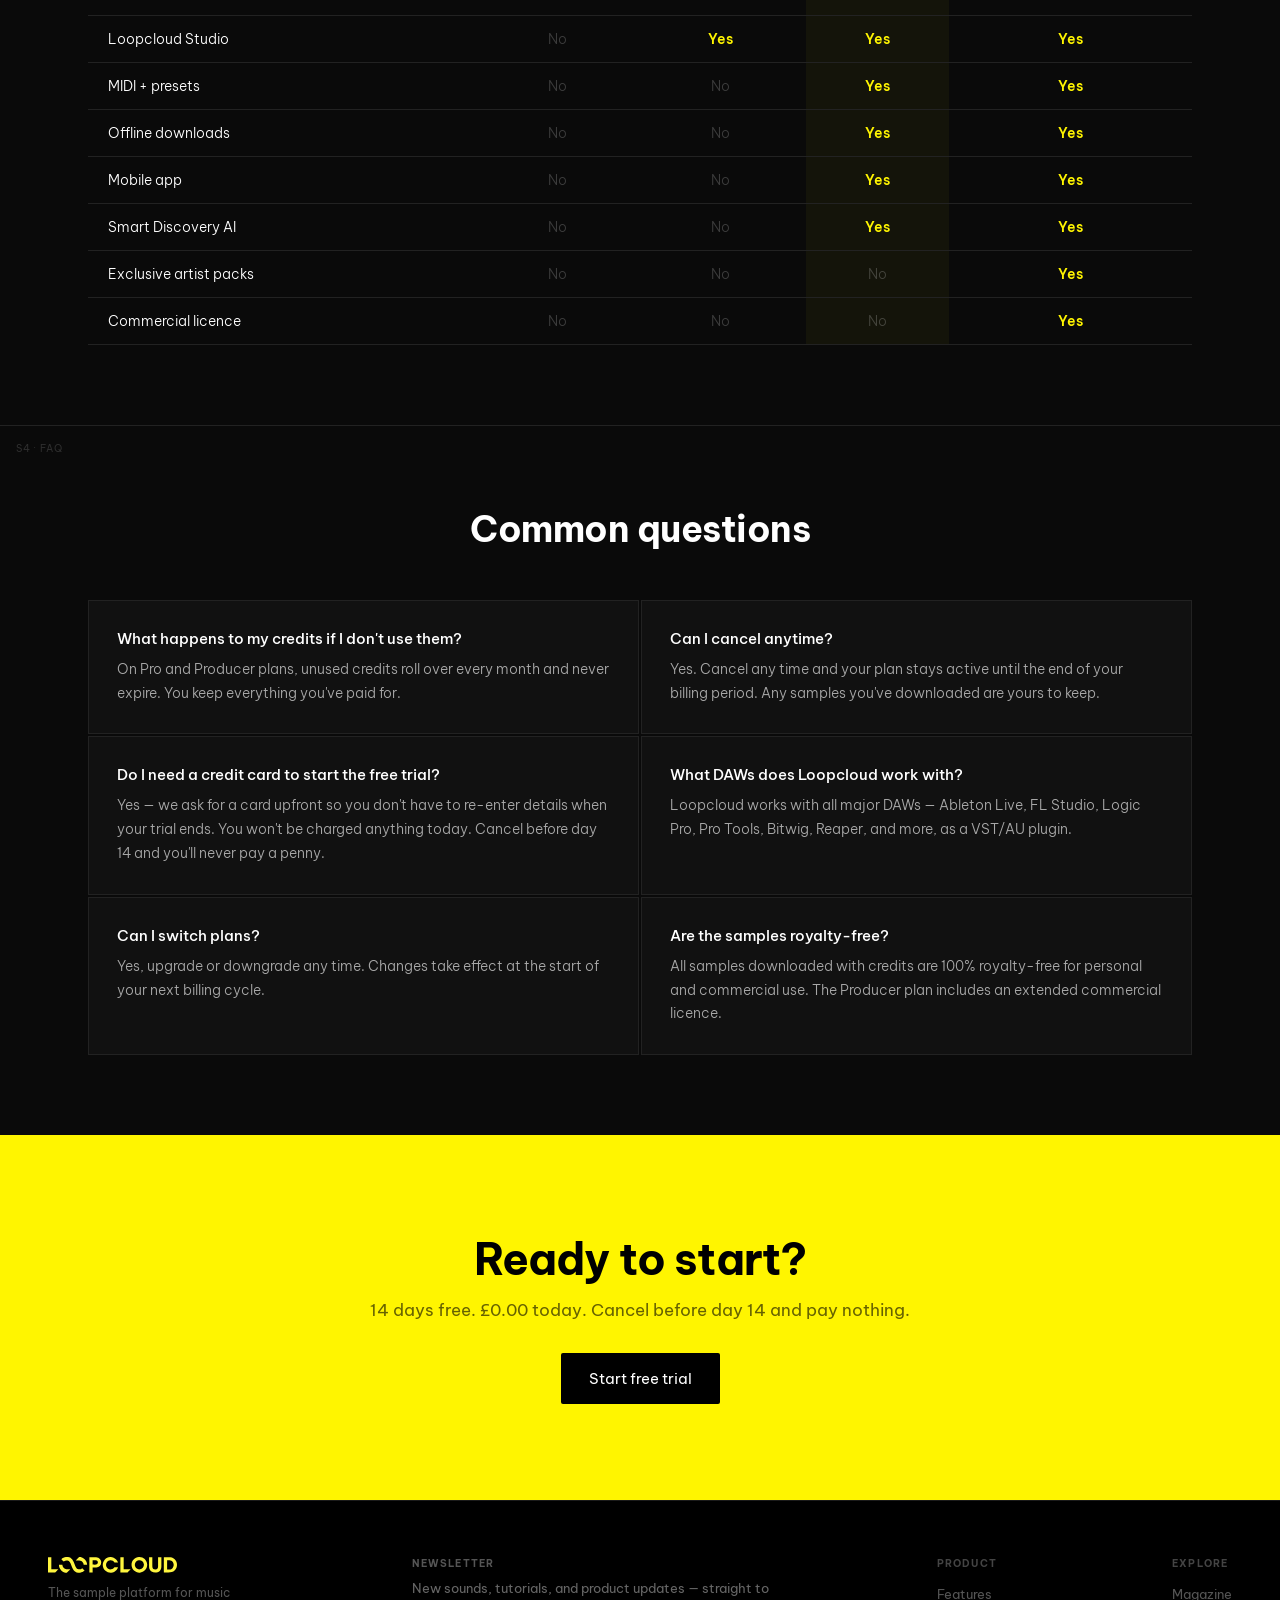
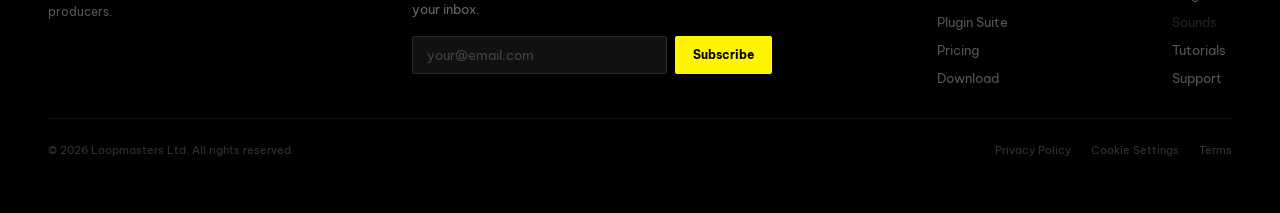
<file: lc8-subscription-wireframe.html>
<!DOCTYPE html>
<html lang="en">
<head>
  <meta charset="UTF-8" />
  <meta name="viewport" content="width=device-width, initial-scale=1.0" />
  <title>Loopcloud 8 — Plans & Pricing (Wireframe)</title>
  <link rel="preconnect" href="https://fonts.googleapis.com" />
  <link href="https://fonts.googleapis.com/css2?family=Be+Vietnam+Pro:wght@300;400;500;700&display=swap" rel="stylesheet" />
  <style>
    *, *::before, *::after { box-sizing: border-box; margin: 0; padding: 0; }

    :root {
      --font:        'Be Vietnam Pro', sans-serif;
      --main-brand:  #fff500;
      --main-black:  #000000;
      --main-white:  #ffffff;
      --main-stone:  #D6D1CC;
      --bg:          #0d0d0d;
      --surface:     #161616;
      --border:      rgba(255,255,255,0.1);
      --concrete:    rgba(255,255,255,0.55);
      --yellow:      #fff500;
      --radius-xxs:  2px;
      --radius-xs:   4px;
      --radius-sm:   6px;
      --radius-md:   8px;
      --radius-lg:   12px;
    }

    html { scroll-behavior: smooth; }
    body {
      font-family: var(--font);
      background: var(--bg);
      color: var(--main-white);
      -webkit-font-smoothing: antialiased;
    }

    /* ── NAV ── */
    
    
    
    
    
    
    

    .container { max-width: 1200px; margin: 0 auto; padding: 0 48px; }
    .s-tag {
      position: absolute; top: 16px; left: 16px;
      font-size: 10px; letter-spacing: 0.08em; text-transform: uppercase;
      color: rgba(255,255,255,0.15); pointer-events: none;
    }
    .label {
      display: inline-block; font-size: 11px; font-weight: 700;
      letter-spacing: 0.1em; text-transform: uppercase;
      color: var(--main-brand); margin-bottom: 4px;
    }

    /* ── HERO ── */
    #sub-hero {
      position: relative;
      padding: 96px 0 64px;
      text-align: center;
      border-bottom: 1px solid var(--border);
    }
    .sub-hero-h1 {
      font-size: 52px; font-weight: 700; line-height: 1.1;
      letter-spacing: -1px; margin-bottom: 16px;
    }
    .sub-hero-p {
      font-size: 17px; font-weight: 300; color: var(--concrete);
      max-width: 480px; margin: 0 auto 32px; line-height: 1.6;
    }
    .trial-badge {
      display: inline-flex; align-items: center; gap: 8px;
      background: rgba(255,245,0,0.08); border: 1px solid rgba(255,245,0,0.2);
      border-radius: 99px; padding: 6px 16px;
      font-size: 13px; color: var(--main-brand);
    }
    .trial-badge::before { content: '✓'; font-weight: 700; }

    /* ── TOGGLE ── */
    #billing-toggle {
      padding: 32px 0 8px;
      display: flex; justify-content: center; align-items: center; gap: 16px;
    }
    .toggle-label { font-size: 14px; color: var(--concrete); }
    .toggle-pill {
      width: 48px; height: 26px; border-radius: 99px;
      background: var(--main-brand); position: relative; cursor: pointer;
    }
    .toggle-pill::after {
      content: ''; position: absolute; top: 3px; left: 3px;
      width: 20px; height: 20px; border-radius: 50%; background: var(--main-black);
      transition: left 0.2s;
    }
    .save-badge {
      font-size: 11px; font-weight: 700; letter-spacing: 0.06em;
      text-transform: uppercase; color: var(--main-brand);
      background: rgba(255,245,0,0.1); border-radius: 99px;
      padding: 3px 10px;
    }

    /* ── PLANS ── */
    #plans { padding: 48px 0 96px; position: relative; }
    .plans-grid {
      display: grid;
      grid-template-columns: repeat(4, 1fr);
      gap: 16px;
      align-items: start;
    }
    .plan {
      background: var(--surface);
      border: 1px solid var(--border);
      border-radius: var(--radius-lg);
      overflow: hidden;
      display: flex; flex-direction: column;
    }
    .plan.featured {
      border-color: var(--main-brand);
      position: relative;
    }
    .plan-popular {
      background: var(--main-brand); color: var(--main-black);
      text-align: center; font-size: 11px; font-weight: 700;
      letter-spacing: 0.08em; text-transform: uppercase;
      padding: 6px;
    }
    .plan-body { padding: 28px 24px 32px; flex: 1; display: flex; flex-direction: column; }
    .plan-name { font-size: 13px; font-weight: 700; letter-spacing: 0.08em; text-transform: uppercase; color: var(--concrete); margin-bottom: 12px; }
    .plan-price { font-size: 40px; font-weight: 700; letter-spacing: -1px; line-height: 1; margin-bottom: 4px; }
    .plan-price sup { font-size: 20px; font-weight: 400; vertical-align: top; margin-top: 6px; }
    .plan-price-sub { font-size: 13px; color: var(--concrete); margin-bottom: 20px; }
    .plan-credits {
      background: rgba(255,245,0,0.07); border: 1px solid rgba(255,245,0,0.15);
      border-radius: var(--radius-sm); padding: 10px 14px;
      font-size: 13px; color: var(--main-brand); margin-bottom: 20px;
      font-weight: 500;
    }
    .plan-divider { height: 1px; background: var(--border); margin: 0 0 20px; }
    .plan-features { list-style: none; display: flex; flex-direction: column; gap: 10px; flex: 1; }
    .plan-features li {
      font-size: 13px; font-weight: 300; color: var(--concrete);
      display: flex; align-items: flex-start; gap: 8px;
    }
    .plan-features li::before { content: '✓'; color: var(--main-brand); font-weight: 700; flex-shrink: 0; margin-top: 1px; }
    .plan-features li.off { color: rgba(255,255,255,0.2); }
    .plan-features li.off::before { content: '–'; color: rgba(255,255,255,0.15); }
    .plan-btn {
      margin-top: 24px; width: 100%;
      padding: 13px; border-radius: var(--radius-xxs);
      font-family: var(--font); font-size: 14px; font-weight: 400;
      cursor: pointer; border: none; transition: opacity 0.15s;
    }
    .plan-btn:hover { opacity: 0.85; }
    .plan-btn-primary { background: var(--main-brand); color: var(--main-black); }
    .plan-btn-outline { background: transparent; color: var(--main-white); border: 1px solid var(--border); }

    /* ── COMPARE ── */
    #compare { padding: 80px 0; border-top: 1px solid var(--border); position: relative; }
    .compare-head { text-align: center; margin-bottom: 48px; }
    .compare-h2 { font-size: 36px; font-weight: 700; letter-spacing: -0.5px; }
    table.compare-table { width: 100%; border-collapse: collapse; }
    .compare-table th, .compare-table td {
      padding: 14px 20px; text-align: left;
      border-bottom: 1px solid var(--border);
      font-size: 14px; font-weight: 300;
    }
    .compare-table thead th {
      font-size: 12px; font-weight: 700; letter-spacing: 0.06em;
      text-transform: uppercase; color: var(--concrete);
      padding-bottom: 16px;
    }
    .compare-table thead th:first-child { color: var(--main-white); font-size: 14px; }
    .compare-table td:not(:first-child) { text-align: center; color: var(--concrete); }
    .compare-table td.yes { color: var(--main-brand); font-weight: 600; }
    .compare-table td.no { color: rgba(255,255,255,0.2); }
    .compare-table tbody tr:hover td { background: rgba(255,255,255,0.02); }
    .compare-table .featured-col { background: rgba(255,245,0,0.04); }

    /* ── FAQ ── */
    #faq { padding: 80px 0; border-top: 1px solid var(--border); position: relative; }
    .faq-head { text-align: center; margin-bottom: 48px; }
    .faq-h2 { font-size: 36px; font-weight: 700; letter-spacing: -0.5px; }
    .faq-grid { display: grid; grid-template-columns: 1fr 1fr; gap: 2px; }
    .faq-item {
      padding: 28px; border: 1px solid var(--border);
      background: var(--surface);
    }
    .faq-q { font-size: 15px; font-weight: 500; margin-bottom: 10px; }
    .faq-a { font-size: 14px; font-weight: 300; color: var(--concrete); line-height: 1.7; }

    /* ── CTA FOOTER ── */
    #sub-cta {
      padding: 96px 0; text-align: center;
      background: var(--main-brand);
    }
    .sub-cta-h2 { font-size: 44px; font-weight: 700; color: var(--main-black); letter-spacing: -0.8px; margin-bottom: 12px; }
    .sub-cta-p { font-size: 17px; color: rgba(0,0,0,0.6); margin-bottom: 32px; }
    .btn-cta-black {
      background: var(--main-black); color: var(--main-white);
      border: none; border-radius: var(--radius-xxs);
      font-family: var(--font); font-size: 15px; font-weight: 400;
      padding: 16px 28px; cursor: pointer;
    }

    /* ── FOOTER ── */
  </style>
  <link rel="stylesheet" href="styles.css">
</head>
<body>

  <!-- NAV -->
  <nav>
  <a href="lc8-landing-wireframe.html" class="nav-logo"><img src="lc8-logo.svg" alt="Loopcloud" style="height:20px;width:auto;display:block"></a>
  <ul class="nav-links">
    <li><a href="#" style="pointer-events:none;opacity:.4;cursor:default">Sounds</a></li>
    <li><a href="lc8-features-wireframe.html">Features</a></li>
    <li><a href="lc8-plugin-suite-wireframe.html">Plugin Suite</a></li>
    <li><a href="lc8-subscription-wireframe.html" class="active">Pricing</a></li>
    <li><a href="lc8-magazine-wireframe.html">Magazine</a></li>
  </ul>
  <div class="nav-actions">
    <a href="lc8-login-wireframe.html" style="text-decoration:none"><button class="nav-login">Log in</button></a>
    <a href="lc8-download-wireframe.html" class="nav-cta">Download</a>
  </div>
</nav>

  <!-- HERO -->
  <section id="sub-hero">
    <span class="s-tag">S1 · Hero</span>
    <div class="container">
      <span class="label">Pricing</span>
      <h1 class="sub-hero-h1">The plan that fits<br>your workflow.</h1>
      <p class="sub-hero-p">14 days free, then choose your plan. Every tier gives you full access to the platform.</p>
      <div class="trial-badge">14-day free trial on all paid plans. £0.00 due today.</div>
    </div>
  </section>

  <!-- BILLING TOGGLE -->
  <section id="billing-toggle">
    <span class="toggle-label">Monthly</span>
    <div class="toggle-pill"></div>
    <span class="toggle-label">Annual</span>
    <span class="save-badge">Save 20%</span>
  </section>

  <!-- PLANS -->
  <section id="plans">
    <span class="s-tag">S2 · Plans</span>
    <div class="container">
      <div class="plans-grid">

        <!-- Free -->
        <div class="plan">
          <div class="plan-body">
            <p class="plan-name">Free</p>
            <p class="plan-price"><sup></sup>£0</p>
            <p class="plan-price-sub">Forever free</p>
            <div class="plan-credits">10 free credits / month</div>
            <div class="plan-divider"></div>
            <ul class="plan-features">
              <li>Access to free sample pool</li>
              <li>Desktop app + DAW plugin</li>
              <li>Basic filters and search</li>
              <li class="off">Loopcloud Studio</li>
              <li class="off">Cloud library sync</li>
              <li class="off">MIDI + preset library</li>
              <li class="off">Offline downloads</li>
            </ul>
            <a href="lc8-download-wireframe.html" style="text-decoration:none"><button class="plan-btn plan-btn-outline">Get started free</button></a>
          </div>
        </div>

        <!-- Basic -->
        <div class="plan">
          <div class="plan-body">
            <p class="plan-name">Basic</p>
            <p class="plan-price"><sup>£</sup>7.99</p>
            <p class="plan-price-sub">per month</p>
            <div class="plan-credits">30 credits / month</div>
            <div class="plan-divider"></div>
            <ul class="plan-features">
              <li>Everything in Free</li>
              <li>Full sample catalogue access</li>
              <li>Loopcloud Studio</li>
              <li>Cloud library sync</li>
              <li class="off">MIDI + preset library</li>
              <li class="off">Offline downloads</li>
              <li class="off">Priority new releases</li>
            </ul>
            <a href="lc8-trial-signup-wireframe.html" style="text-decoration:none"><button class="plan-btn plan-btn-outline">Start free trial</button></a>
          </div>
        </div>

        <!-- Pro (featured) -->
        <div class="plan featured">
          <div class="plan-popular">Most popular</div>
          <div class="plan-body">
            <p class="plan-name">Pro</p>
            <p class="plan-price"><sup>£</sup>14.99</p>
            <p class="plan-price-sub">per month</p>
            <div class="plan-credits">100 credits / month + rollover</div>
            <div class="plan-divider"></div>
            <ul class="plan-features">
              <li>Everything in Basic</li>
              <li>MIDI + synth preset library</li>
              <li>Offline downloads</li>
              <li>Credits roll over (never expire)</li>
              <li>Priority new releases</li>
              <li>Mobile app access</li>
              <li>Smart Discovery AI</li>
            </ul>
            <a href="lc8-trial-signup-wireframe.html" style="text-decoration:none"><button class="plan-btn plan-btn-primary">Start free trial</button></a>
          </div>
        </div>

        <!-- Producer -->
        <div class="plan">
          <div class="plan-body">
            <p class="plan-name">Producer</p>
            <p class="plan-price"><sup>£</sup>24.99</p>
            <p class="plan-price-sub">per month</p>
            <div class="plan-credits">300 credits / month + rollover</div>
            <div class="plan-divider"></div>
            <ul class="plan-features">
              <li>Everything in Pro</li>
              <li>Exclusive artist packs</li>
              <li>Early access to new features</li>
              <li>Extended cloud storage</li>
              <li>Download full sample packs</li>
              <li>Stems + multi-track content</li>
              <li>Commercial release licence</li>
            </ul>
            <a href="lc8-trial-signup-wireframe.html" style="text-decoration:none"><button class="plan-btn plan-btn-outline">Start free trial</button></a>
          </div>
        </div>

      </div>
    </div>
  </section>

  <!-- COMPARE TABLE -->
  <section id="compare">
    <span class="s-tag">S3 · Feature Comparison</span>
    <div class="container">
      <div class="compare-head">
        <h2 class="compare-h2">Compare plans</h2>
      </div>
      <table class="compare-table">
        <thead>
          <tr>
            <th>Feature</th>
            <th>Free</th>
            <th>Basic</th>
            <th class="featured-col">Pro</th>
            <th>Producer</th>
          </tr>
        </thead>
        <tbody>
          <tr><td>Monthly credits</td><td>10</td><td>30</td><td class="featured-col yes">100</td><td>300</td></tr>
          <tr><td>Credits roll over</td><td class="no">No</td><td class="no">No</td><td class="featured-col yes">Yes</td><td class="yes">Yes</td></tr>
          <tr><td>Full sample catalogue</td><td class="no">No</td><td class="yes">Yes</td><td class="featured-col yes">Yes</td><td class="yes">Yes</td></tr>
          <tr><td>Loopcloud Studio</td><td class="no">No</td><td class="yes">Yes</td><td class="featured-col yes">Yes</td><td class="yes">Yes</td></tr>
          <tr><td>MIDI + presets</td><td class="no">No</td><td class="no">No</td><td class="featured-col yes">Yes</td><td class="yes">Yes</td></tr>
          <tr><td>Offline downloads</td><td class="no">No</td><td class="no">No</td><td class="featured-col yes">Yes</td><td class="yes">Yes</td></tr>
          <tr><td>Mobile app</td><td class="no">No</td><td class="no">No</td><td class="featured-col yes">Yes</td><td class="yes">Yes</td></tr>
          <tr><td>Smart Discovery AI</td><td class="no">No</td><td class="no">No</td><td class="featured-col yes">Yes</td><td class="yes">Yes</td></tr>
          <tr><td>Exclusive artist packs</td><td class="no">No</td><td class="no">No</td><td class="featured-col no">No</td><td class="yes">Yes</td></tr>
          <tr><td>Commercial licence</td><td class="no">No</td><td class="no">No</td><td class="featured-col no">No</td><td class="yes">Yes</td></tr>
        </tbody>
      </table>
    </div>
  </section>

  <!-- FAQ -->
  <section id="faq">
    <span class="s-tag">S4 · FAQ</span>
    <div class="container">
      <div class="faq-head">
        <h2 class="faq-h2">Common questions</h2>
      </div>
      <div class="faq-grid">
        <div class="faq-item">
          <p class="faq-q">What happens to my credits if I don't use them?</p>
          <p class="faq-a">On Pro and Producer plans, unused credits roll over every month and never expire. You keep everything you've paid for.</p>
        </div>
        <div class="faq-item">
          <p class="faq-q">Can I cancel anytime?</p>
          <p class="faq-a">Yes. Cancel any time and your plan stays active until the end of your billing period. Any samples you've downloaded are yours to keep.</p>
        </div>
        <div class="faq-item">
          <p class="faq-q">Do I need a credit card to start the free trial?</p>
          <p class="faq-a">Yes — we ask for a card upfront so you don't have to re-enter details when your trial ends. You won't be charged anything today. Cancel before day 14 and you'll never pay a penny.</p>
        </div>
        <div class="faq-item">
          <p class="faq-q">What DAWs does Loopcloud work with?</p>
          <p class="faq-a">Loopcloud works with all major DAWs — Ableton Live, FL Studio, Logic Pro, Pro Tools, Bitwig, Reaper, and more, as a VST/AU plugin.</p>
        </div>
        <div class="faq-item">
          <p class="faq-q">Can I switch plans?</p>
          <p class="faq-a">Yes, upgrade or downgrade any time. Changes take effect at the start of your next billing cycle.</p>
        </div>
        <div class="faq-item">
          <p class="faq-q">Are the samples royalty-free?</p>
          <p class="faq-a">All samples downloaded with credits are 100% royalty-free for personal and commercial use. The Producer plan includes an extended commercial licence.</p>
        </div>
      </div>
    </div>
  </section>

  <!-- CTA -->
  <section id="sub-cta">
    <h2 class="sub-cta-h2">Ready to start?</h2>
    <p class="sub-cta-p">14 days free. £0.00 today. Cancel before day 14 and pay nothing.</p>
    <button class="btn-cta-black">Start free trial</button>
  </section>

  <!-- FOOTER -->
  <footer>
  <div class="footer-inner">
    <div class="footer-brand">
      <a href="lc8-landing-wireframe.html" style="text-decoration:none"><img src="lc8-logo.svg" alt="Loopcloud" style="height:16px;width:auto;display:block"></a>
      <p class="footer-tagline">The sample platform for music producers.</p>
    </div>
    <div class="footer-newsletter">
      <p class="footer-newsletter-label">Newsletter</p>
      <p class="footer-newsletter-desc">New sounds, tutorials, and product updates — straight to your inbox.</p>
      <div class="footer-newsletter-row">
        <input class="footer-newsletter-input" type="email" placeholder="your@email.com">
        <button class="footer-newsletter-btn">Subscribe</button>
      </div>
    </div>
    <div class="footer-links-col">
      <p class="footer-links-heading">Product</p>
      <a href="lc8-features-wireframe.html">Features</a>
      <a href="lc8-plugin-suite-wireframe.html">Plugin Suite</a>
      <a href="lc8-subscription-wireframe.html">Pricing</a>
      <a href="lc8-download-wireframe.html">Download</a>
    </div>
    <div class="footer-links-col">
      <p class="footer-links-heading">Explore</p>
      <a href="lc8-magazine-wireframe.html">Magazine</a>
      <a href="#" style="pointer-events:none;opacity:.4">Sounds</a>
      <a href="#">Tutorials</a>
      <a href="#">Support</a>
    </div>
  </div>
  <div class="footer-bottom">
    <span class="footer-copy">© 2026 Loopmasters Ltd. All rights reserved.</span>
    <div class="footer-legal">
      <a href="#">Privacy Policy</a>
      <a href="#">Cookie Settings</a>
      <a href="#">Terms</a>
    </div>
  </div>
</footer>

</body>
</html>
</file>
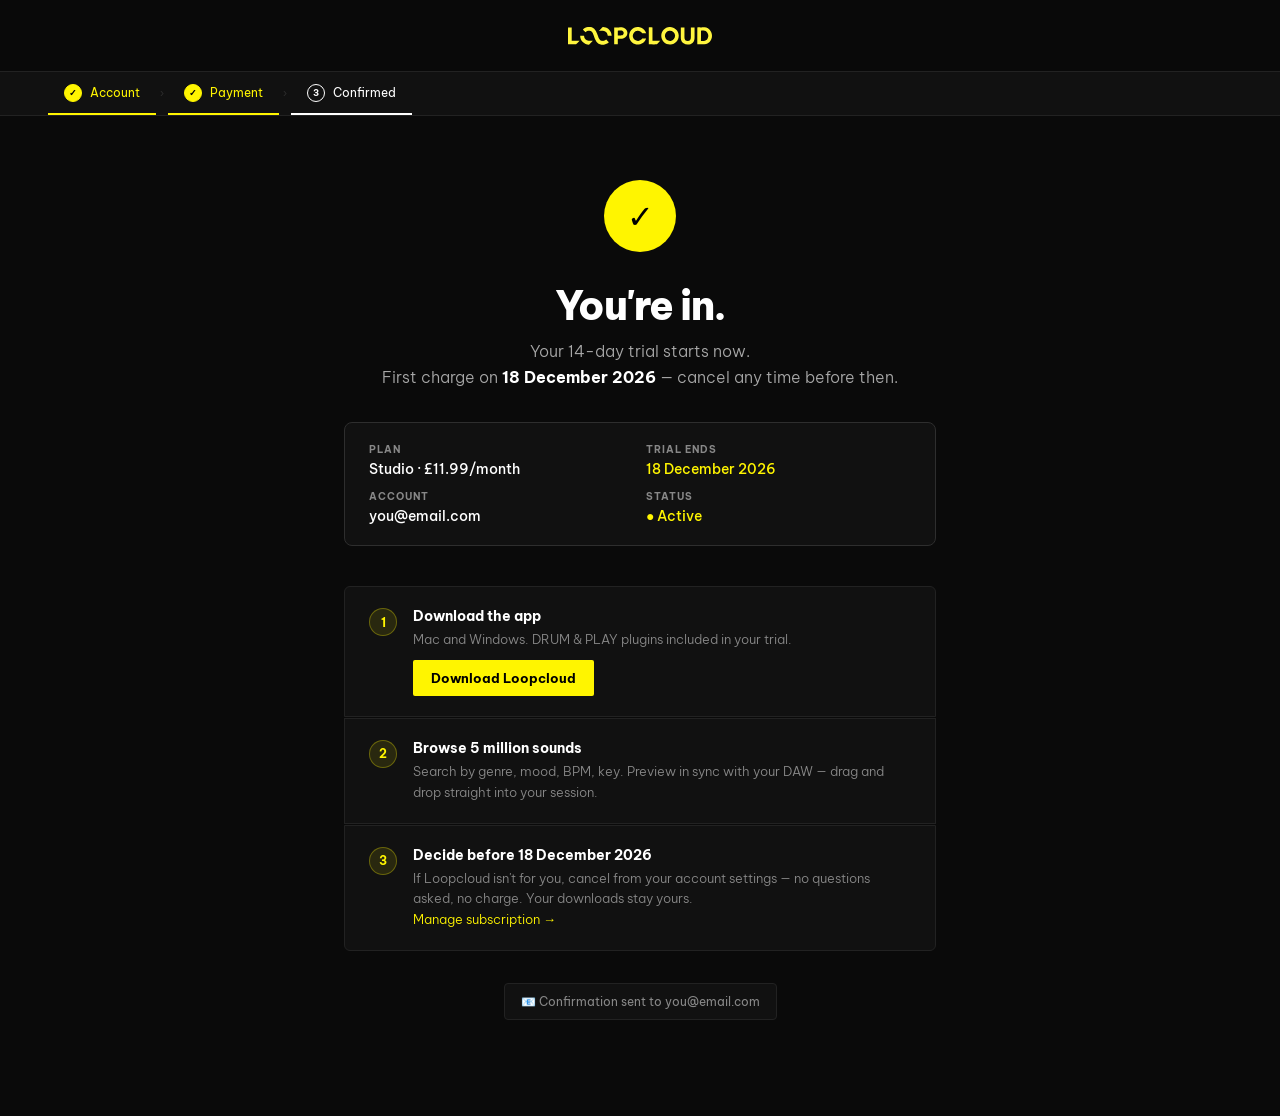
<file: lc8-success.html>
<!DOCTYPE html><html lang="en"><head>
<meta charset="UTF-8"><meta name="viewport" content="width=device-width,initial-scale=1">
<title>Trial Active — Loopcloud</title>
<link rel="preconnect" href="https://fonts.googleapis.com">
<link href="https://fonts.googleapis.com/css2?family=Be+Vietnam+Pro:wght@300;400;500;700;800&display=swap" rel="stylesheet">
<link rel="stylesheet" href="styles.css">
<style>
.checkout-nav{position:sticky;top:0;z-index:100;background:rgba(10,10,10,.97);backdrop-filter:blur(12px);border-bottom:1px solid var(--border);padding:0 40px;height:72px;display:flex;align-items:center;justify-content:center}
.success-page{max-width:640px;margin:0 auto;padding:64px 24px 96px;text-align:center}
.check-wrap{width:72px;height:72px;border-radius:50%;background:var(--brand);display:flex;align-items:center;justify-content:center;margin:0 auto 28px;animation:popIn .4s cubic-bezier(.175,.885,.32,1.275) both}
@keyframes popIn{from{transform:scale(0);opacity:0}to{transform:scale(1);opacity:1}}
.check-icon{font-size:32px;color:var(--black);line-height:1}
.success-h1{font-size:40px;font-weight:800;letter-spacing:-1.5px;margin-bottom:8px}
.success-sub{font-size:16px;font-weight:300;color:var(--concrete);line-height:1.6;margin-bottom:32px}
.success-sub strong{color:var(--white)}

.trial-card{background:var(--surface);border:1px solid var(--border-lt);border-radius:8px;padding:20px 24px;margin-bottom:40px;text-align:left;display:grid;grid-template-columns:1fr 1fr;gap:12px}
.trial-field-label{font-size:10px;font-weight:700;letter-spacing:.1em;text-transform:uppercase;color:var(--muted);margin-bottom:4px}
.trial-field-value{font-size:14px;font-weight:500;color:var(--white)}
.trial-field-value.brand{color:var(--brand)}

.next-steps{display:flex;flex-direction:column;gap:1px;margin-bottom:32px}
.step-card{background:var(--surface);border:1px solid var(--border);padding:20px 24px;display:flex;align-items:flex-start;gap:16px;text-align:left}
.step-card:first-child{border-radius:6px 6px 0 0}
.step-card:last-child{border-radius:0 0 6px 6px}
.step-num-circle{width:28px;height:28px;border-radius:50%;background:rgba(255,245,0,.1);border:1px solid rgba(255,245,0,.3);display:flex;align-items:center;justify-content:center;font-size:12px;font-weight:700;color:var(--brand);flex-shrink:0;margin-top:1px}
.step-content-title{font-size:14px;font-weight:700;color:var(--white);margin-bottom:4px}
.step-content-body{font-size:13px;font-weight:300;color:var(--muted);line-height:1.6}
.step-content-body a{color:var(--brand);text-decoration:none}
.dl-btn-success{display:inline-flex;align-items:center;gap:8px;background:var(--brand);color:var(--black);font-family:var(--font);font-size:13px;font-weight:700;padding:10px 18px;border-radius:2px;text-decoration:none;margin-top:10px;border:none;cursor:pointer;transition:opacity .15s}
.dl-btn-success:hover{opacity:.9}
.email-notice{display:inline-flex;align-items:center;gap:8px;font-size:12px;color:var(--muted);background:var(--surface);border:1px solid var(--border);border-radius:4px;padding:10px 16px}
</style>
<script>
function trialEnd(){
  var d=new Date();d.setDate(d.getDate()+14);
  return d.toLocaleDateString('en-GB',{day:'numeric',month:'long',year:'numeric'});
}
window.addEventListener('DOMContentLoaded',function(){
  var te=trialEnd();
  document.querySelectorAll('[data-trial]').forEach(function(el){el.textContent=te;});
});
</script>
</head><body>

<nav class="checkout-nav">
  <a href="lc8-landing-wireframe.html"><img src="lc8-logo.svg" alt="Loopcloud" style="height:18px;width:auto;display:block"></a>
</nav>

<div class="step-bar">
  <div class="step-item done"><div class="step-num">✓</div> Account</div>
  <span class="step-arrow" style="padding:0 4px">›</span>
  <div class="step-item done"><div class="step-num">✓</div> Payment</div>
  <span class="step-arrow" style="padding:0 4px">›</span>
  <div class="step-item active"><div class="step-num">3</div> Confirmed</div>
</div>

<div class="success-page">
  <div class="check-wrap"><div class="check-icon">✓</div></div>

  <h1 class="success-h1">You're in.</h1>
  <p class="success-sub">Your 14-day trial starts now.<br>First charge on <strong><span data-trial></span></strong> — cancel any time before then.</p>

  <div class="trial-card">
    <div>
      <div class="trial-field-label">Plan</div>
      <div class="trial-field-value">Studio · £11.99/month</div>
    </div>
    <div>
      <div class="trial-field-label">Trial ends</div>
      <div class="trial-field-value brand" data-trial></div>
    </div>
    <div>
      <div class="trial-field-label">Account</div>
      <div class="trial-field-value">you@email.com</div>
    </div>
    <div>
      <div class="trial-field-label">Status</div>
      <div class="trial-field-value brand">● Active</div>
    </div>
  </div>

  <div class="next-steps">
    <div class="step-card">
      <div class="step-num-circle">1</div>
      <div>
        <div class="step-content-title">Download the app</div>
        <div class="step-content-body">Mac and Windows. DRUM &amp; PLAY plugins included in your trial.</div>
        <a href="lc8-download-wireframe.html" class="dl-btn-success">
          Download Loopcloud
        </a>
      </div>
    </div>
    <div class="step-card">
      <div class="step-num-circle">2</div>
      <div>
        <div class="step-content-title">Browse 5 million sounds</div>
        <div class="step-content-body">Search by genre, mood, BPM, key. Preview in sync with your DAW — drag and drop straight into your session.</div>
      </div>
    </div>
    <div class="step-card">
      <div class="step-num-circle">3</div>
      <div>
        <div class="step-content-title">Decide before <span data-trial></span></div>
        <div class="step-content-body">If Loopcloud isn't for you, cancel from your account settings — no questions asked, no charge. Your downloads stay yours.<br><a href="#">Manage subscription →</a></div>
      </div>
    </div>
  </div>

  <div class="email-notice">📧 Confirmation sent to you@email.com</div>
</div>

</body></html>
</file>
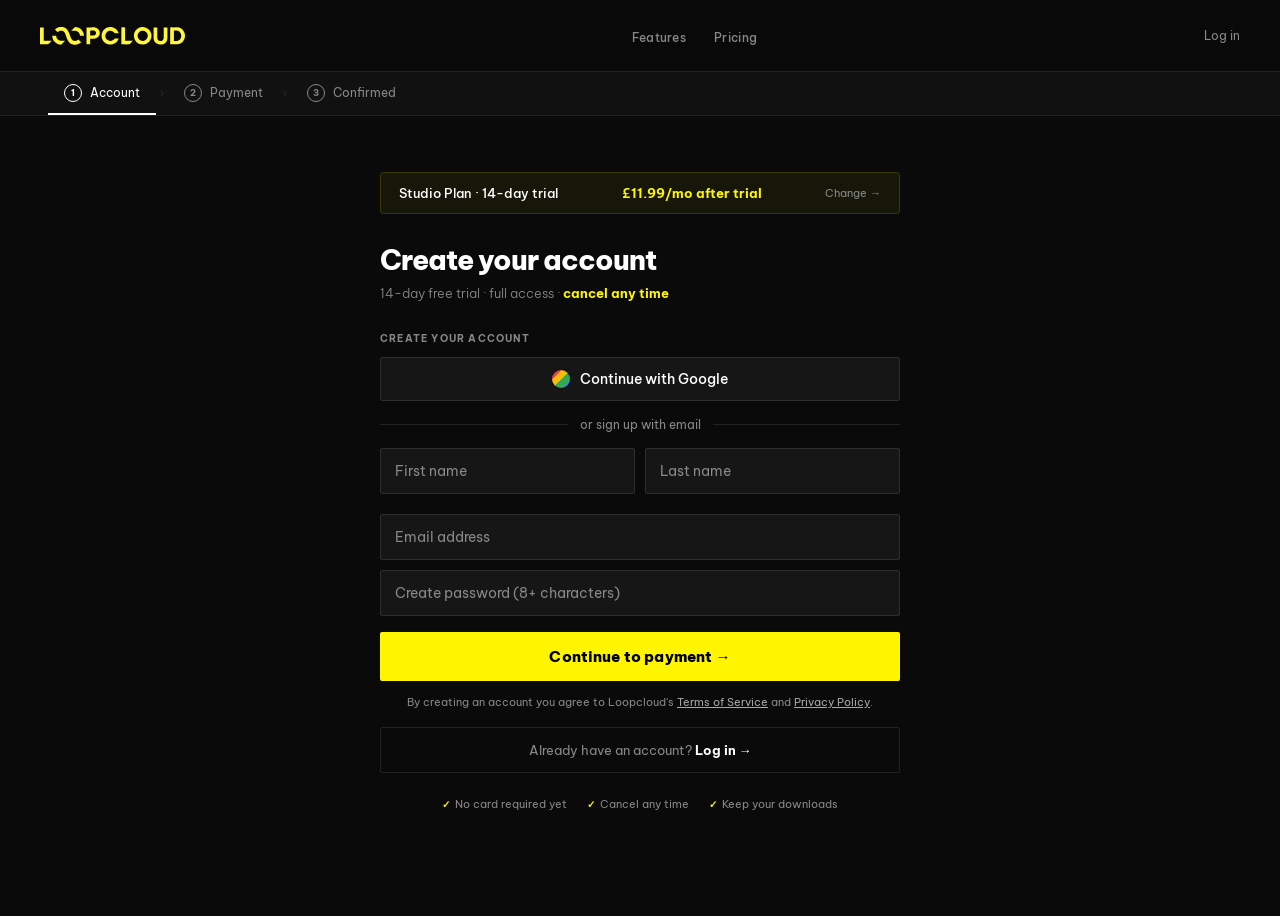
<file: lc8-trial-signup-wireframe.html>
<!DOCTYPE html><html lang="en"><head>
<meta charset="UTF-8"><meta name="viewport" content="width=device-width,initial-scale=1">
<title>Create Account — Loopcloud</title>
<link rel="preconnect" href="https://fonts.googleapis.com">
<link href="https://fonts.googleapis.com/css2?family=Be+Vietnam+Pro:wght@300;400;500;700;800&display=swap" rel="stylesheet">
<link rel="stylesheet" href="styles.css">
<style>
.checkout-nav{position:sticky;top:0;z-index:100;background:rgba(10,10,10,.97);backdrop-filter:blur(12px);border-bottom:1px solid var(--border);padding:0 40px;height:72px;display:flex;align-items:center;justify-content:space-between}
.signup-wrap{min-height:calc(100vh - 100px);display:flex;align-items:flex-start;justify-content:center;padding:56px 24px 80px}
.signup-card{width:100%;max-width:520px}
.plan-bar{background:rgba(255,245,0,.05);border:1px solid rgba(255,245,0,.15);border-radius:4px;padding:12px 18px;margin-bottom:28px;display:flex;align-items:center;justify-content:space-between}
.plan-bar-info{font-size:13px;color:var(--white);font-weight:500}
.plan-bar-price{font-size:13px;color:var(--brand);font-weight:700}
.plan-bar-change{font-size:11px;color:var(--muted);text-decoration:none}
.plan-bar-change:hover{color:var(--white)}
.signup-h1{font-size:28px;font-weight:800;letter-spacing:-1px;margin-bottom:6px}
.signup-sub{font-size:13px;font-weight:300;color:var(--muted);margin-bottom:28px;line-height:1.6}
.signup-sub strong{color:var(--brand)}

.form-section-label{font-size:10px;font-weight:700;letter-spacing:.12em;text-transform:uppercase;color:var(--muted);margin-bottom:12px;display:block}
.google-btn{width:100%;display:flex;align-items:center;justify-content:center;gap:10px;background:var(--surface2);border:1px solid var(--border-lt);color:var(--white);font-family:var(--font);font-size:14px;font-weight:500;padding:12px 16px;border-radius:2px;cursor:pointer;transition:border-color .15s;margin-bottom:0}
.google-btn:hover{border-color:var(--concrete)}
.google-icon{width:18px;height:18px;flex-shrink:0;background:linear-gradient(135deg,#ea4335 25%,#fbbc05 25% 50%,#34a853 50% 75%,#4285f4 75%);border-radius:50%}
.divider{display:flex;align-items:center;gap:12px;margin:16px 0;color:var(--muted);font-size:12px}
.divider::before,.divider::after{content:'';flex:1;height:1px;background:var(--border)}
.name-row{display:grid;grid-template-columns:1fr 1fr;gap:10px;margin-bottom:10px}
.field-wrap{margin-bottom:10px}
.submit-btn{width:100%;background:var(--brand);color:var(--black);font-family:var(--font);font-size:15px;font-weight:800;padding:15px;border:none;border-radius:2px;cursor:pointer;margin-top:6px;letter-spacing:.01em;transition:opacity .15s}
.submit-btn:hover{opacity:.9}
.terms{font-size:11px;color:var(--muted);line-height:1.7;text-align:center;margin-top:12px}
.terms a{color:var(--concrete);text-decoration:underline}
.login-nudge{display:block;text-align:center;margin-top:16px;padding:14px;border:1px solid var(--border);border-radius:2px;font-size:13px;color:var(--muted);text-decoration:none;transition:border-color .15s}
.login-nudge:hover{border-color:var(--concrete);color:var(--white)}
.login-nudge strong{color:var(--white)}
.trust-row{display:flex;justify-content:center;gap:20px;margin-top:24px;flex-wrap:wrap}
.trust-item{font-size:11px;color:var(--muted);display:flex;align-items:center;gap:5px}
.trust-item::before{content:'✓';color:var(--brand);font-weight:700;font-size:10px}
</style>
</head><body>

<nav class="checkout-nav">
  <a href="lc8-landing-wireframe.html" class="nav-logo"><img src="lc8-logo.svg" alt="Loopcloud" style="height:18px;width:auto;display:block"></a>
  <ul class="nav-links">
    <li><a href="lc8-features-wireframe.html">Features</a></li>
    <li><a href="lc8-subscription-wireframe.html">Pricing</a></li>
  </ul>
  <div class="nav-actions">
    <a href="lc8-login-wireframe.html" style="font-size:12px;color:var(--muted);text-decoration:none">Log in</a>
  </div>
</nav>

<div class="step-bar">
  <div class="step-item active"><div class="step-num">1</div> Account</div>
  <span class="step-arrow" style="padding:0 4px">›</span>
  <div class="step-item"><div class="step-num">2</div> Payment</div>
  <span class="step-arrow" style="padding:0 4px">›</span>
  <div class="step-item"><div class="step-num">3</div> Confirmed</div>
</div>

<div class="signup-wrap">
  <div class="signup-card">

    <div class="plan-bar">
      <span class="plan-bar-info">Studio Plan · 14-day trial</span>
      <span class="plan-bar-price">£11.99/mo after trial</span>
      <a href="lc8-subscription-wireframe.html" class="plan-bar-change">Change →</a>
    </div>

    <h1 class="signup-h1">Create your account</h1>
    <p class="signup-sub">14-day free trial · full access · <strong>cancel any time</strong></p>

    <span class="form-section-label">Create your account</span>
    <button class="google-btn">
      <div class="google-icon"></div>
      Continue with Google
    </button>

    <div class="divider">or sign up with email</div>

    <div class="name-row">
      <div class="field-wrap"><input class="form-input" type="text" placeholder="First name" autocomplete="given-name"></div>
      <div class="field-wrap"><input class="form-input" type="text" placeholder="Last name" autocomplete="family-name"></div>
    </div>
    <div class="field-wrap"><input class="form-input" type="email" placeholder="Email address" autocomplete="email"></div>
    <div class="field-wrap"><input class="form-input" type="password" placeholder="Create password (8+ characters)" autocomplete="new-password"></div>

    <button class="submit-btn" onclick="window.location='lc8-checkout.html'">Continue to payment →</button>

    <p class="terms">By creating an account you agree to Loopcloud's <a href="#">Terms of Service</a> and <a href="#">Privacy Policy</a>.</p>

    <a href="lc8-login-wireframe.html" class="login-nudge">Already have an account? <strong>Log in →</strong></a>

    <div class="trust-row">
      <span class="trust-item">No card required yet</span>
      <span class="trust-item">Cancel any time</span>
      <span class="trust-item">Keep your downloads</span>
    </div>

  </div>
</div>

</body></html>
</file>
<file: styles.css>
*,*::before,*::after{box-sizing:border-box;margin:0;padding:0}
:root{
  --brand:#fff500;--black:#000;--white:#fff;--bg:#0a0a0a;
  --surface:#111;--surface2:#161616;--border:#222;--border-lt:#2e2e2e;
  --muted:#888;--concrete:#a8a8a8;--purple:#7b3fe4;--purple-lt:#b47fff;
  --font:'Be Vietnam Pro',sans-serif;--radius-xxs:2px;
}
html{scroll-behavior:smooth}
body{font-family:var(--font);background:var(--bg);color:var(--white);-webkit-font-smoothing:antialiased}
.container{max-width:1200px;margin:0 auto;padding:0 48px}
nav{position:sticky;top:0;z-index:100;background:rgba(10,10,10,.96);backdrop-filter:blur(12px);border-bottom:1px solid var(--border);padding:0 48px;height:72px;display:flex;align-items:center;justify-content:space-between}
.nav-logo{text-decoration:none;display:flex;align-items:center;height:100%}
.nav-links{display:flex;gap:28px;list-style:none}
.nav-links a{font-size:12px;font-weight:500;color:var(--muted);text-decoration:none;letter-spacing:.3px;transition:color .15s}
.nav-links a:hover,.nav-links a.active{color:var(--white)}
.nav-actions{display:flex;align-items:center;gap:12px}
.nav-login{background:transparent;border:1px solid var(--border-lt);color:var(--concrete);font-size:12px;font-weight:500;padding:6px 14px;border-radius:var(--radius-xxs);cursor:pointer;font-family:var(--font)}
.nav-cta{background:var(--brand);color:var(--black);font-size:12px;font-weight:700;padding:7px 16px;border-radius:var(--radius-xxs);cursor:pointer;border:none;font-family:var(--font);text-decoration:none;display:inline-block}
.btn-primary{background:var(--brand);color:var(--black);font-size:13px;font-weight:700;padding:13px 24px;border-radius:var(--radius-xxs);border:none;cursor:pointer;font-family:var(--font);text-decoration:none;display:inline-block;letter-spacing:.3px}
.btn-ghost{background:transparent;color:var(--concrete);font-size:13px;padding:12px 20px;border-radius:var(--radius-xxs);border:1px solid var(--border-lt);cursor:pointer;font-family:var(--font);text-decoration:none;display:inline-block}
.form-input{width:100%;background:var(--surface2);border:1px solid var(--border-lt);color:var(--white);font-family:var(--font);font-size:14px;padding:13px 14px;border-radius:var(--radius-xxs);outline:none;transition:border-color .15s}
.form-input:focus{border-color:var(--brand)}
.form-input::placeholder{color:var(--muted)}
.step-bar{background:var(--surface);border-bottom:1px solid var(--border);padding:0 48px;display:flex;align-items:center;gap:0;height:44px}
.step-item{display:flex;align-items:center;gap:8px;font-size:12px;color:var(--muted);padding:0 16px;height:100%;border-bottom:2px solid transparent;position:relative}
.step-item.done{color:var(--brand);border-bottom-color:var(--brand)}
.step-item.active{color:var(--white);border-bottom-color:var(--white)}
.step-num{width:18px;height:18px;border-radius:50%;display:flex;align-items:center;justify-content:center;font-size:9px;font-weight:700;border:1.5px solid currentColor;flex-shrink:0}
.step-item.done .step-num{background:var(--brand);color:var(--black);border-color:var(--brand)}
.step-arrow{color:var(--border-lt);font-size:10px;line-height:1}

footer{background:#000;border-top:1px solid #1a1a1a;padding:56px 48px}
.footer-inner{max-width:1200px;margin:0 auto;display:flex;align-items:flex-start;justify-content:space-between;gap:64px}
.footer-brand{flex-shrink:0}
.footer-tagline{font-size:12px;color:#555;margin-top:10px;max-width:200px;line-height:1.6}
.footer-newsletter{flex:1;max-width:360px}
.footer-newsletter-label{font-size:10px;font-weight:700;letter-spacing:.12em;text-transform:uppercase;color:#555;margin-bottom:8px}
.footer-newsletter-desc{font-size:13px;color:#666;margin-bottom:16px;line-height:1.6}
.footer-newsletter-row{display:flex;gap:8px}
.footer-newsletter-input{flex:1;background:#111;border:1px solid #2a2a2a;color:#fff;font-family:'Be Vietnam Pro',sans-serif;font-size:13px;padding:10px 14px;border-radius:2px;outline:none;transition:border-color .15s}
.footer-newsletter-input:focus{border-color:#fff500}
.footer-newsletter-input::placeholder{color:#444}
.footer-newsletter-btn{background:#fff500;color:#000;font-family:'Be Vietnam Pro',sans-serif;font-size:12px;font-weight:700;padding:10px 18px;border:none;border-radius:2px;cursor:pointer;white-space:nowrap}
.footer-links-col{display:flex;flex-direction:column;gap:12px}
.footer-links-heading{font-size:10px;font-weight:700;letter-spacing:.12em;text-transform:uppercase;color:#444;margin-bottom:4px}
.footer-links-col a{font-size:13px;color:#555;text-decoration:none;transition:color .15s}
.footer-links-col a:hover{color:#fff}
.footer-bottom{max-width:1200px;margin:32px auto 0;padding-top:24px;border-top:1px solid #111;display:flex;justify-content:space-between;align-items:center}
.footer-copy{font-size:11px;color:#333}
.footer-legal{display:flex;gap:20px}
.footer-legal a{font-size:11px;color:#333;text-decoration:none}
.footer-legal a:hover{color:#888}
</file>
